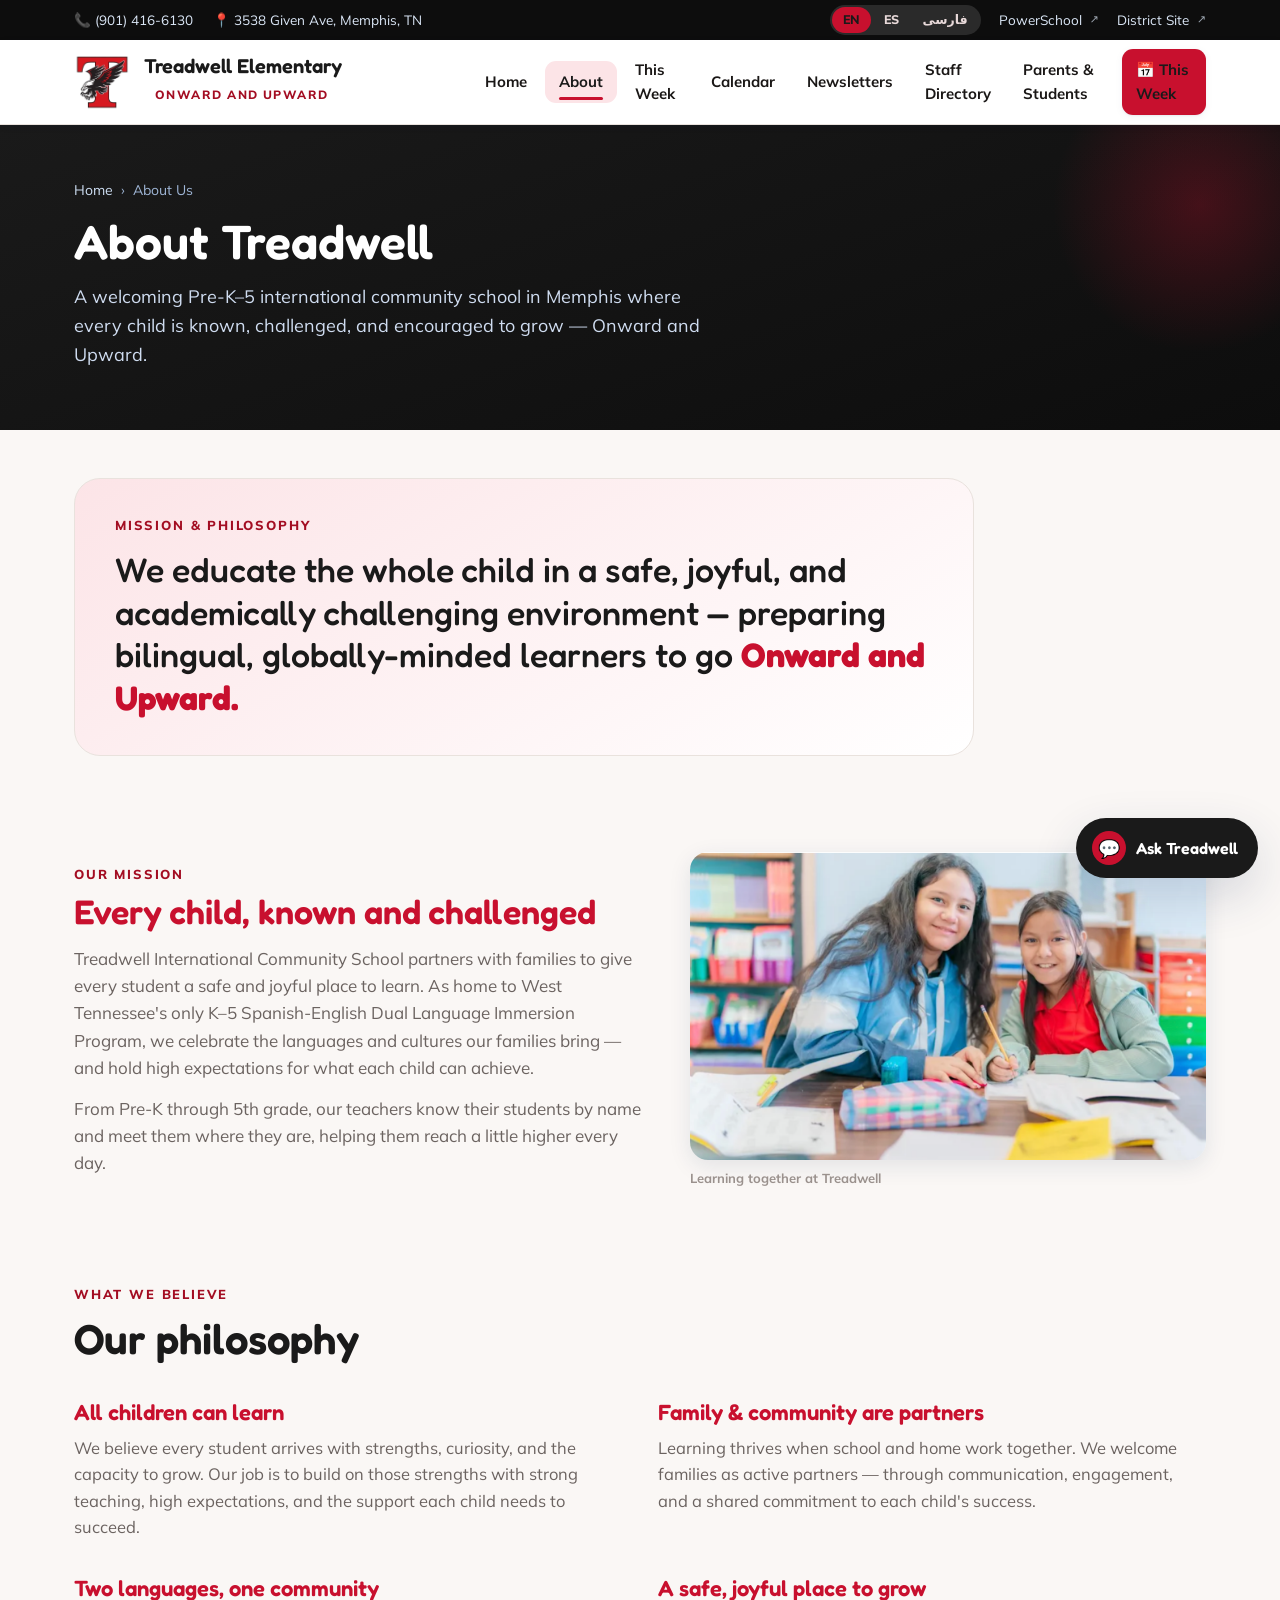
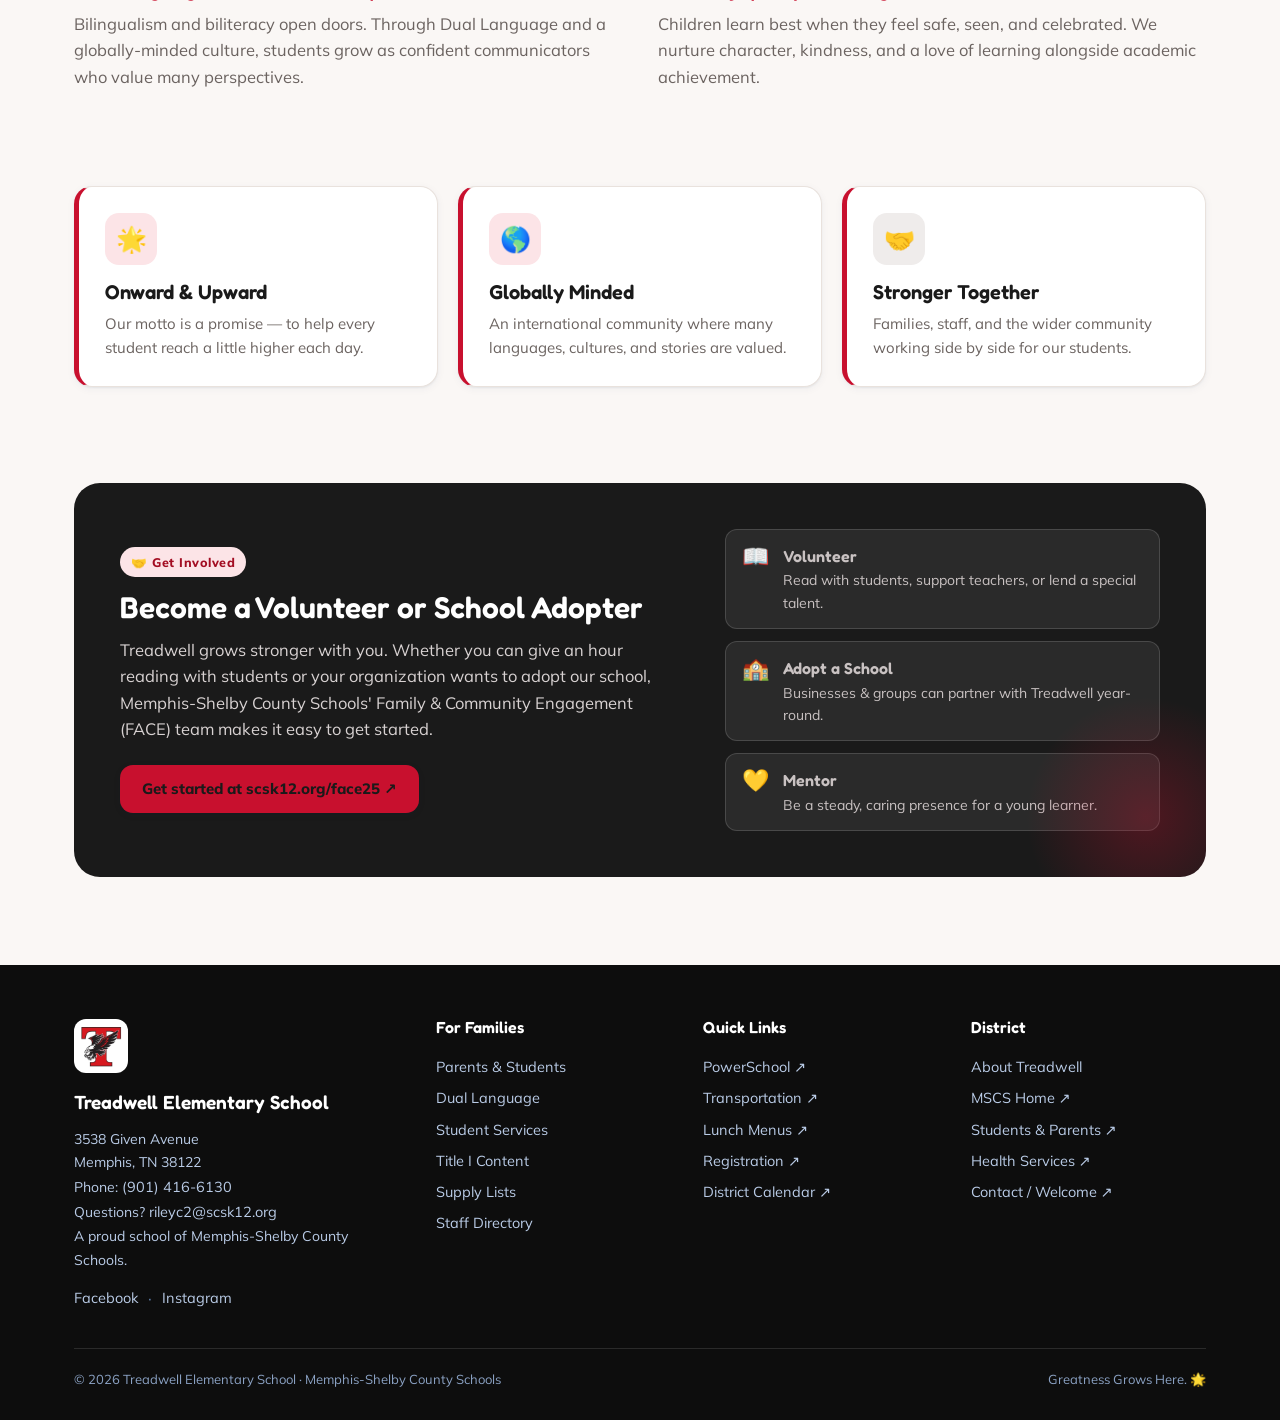
<file: about.html>
<!DOCTYPE html>
<html lang="en">
<head>
<meta charset="UTF-8">
<meta name="viewport" content="width=device-width, initial-scale=1">
<title>About Us — Treadwell Elementary School</title>
<link rel="preconnect" href="https://fonts.googleapis.com">
<link rel="preconnect" href="https://fonts.gstatic.com" crossorigin>
<link href="https://fonts.googleapis.com/css2?family=Fredoka:wght@400;500;600;700&family=Mulish:wght@400;500;600;700;800&display=swap" rel="stylesheet">
<link rel="stylesheet" href="styles.css">
<style>
  .intro-card{background:linear-gradient(150deg,var(--gold-soft),#fff);border:1px solid var(--border);border-radius:var(--radius-lg);padding:36px 40px;max-width:900px;}
  .intro-card .motto{font-family:var(--display);font-weight:500;font-size:clamp(24px,3.4vw,34px);color:var(--navy);line-height:1.25;}
  .intro-card .motto b{color:var(--blue);}
  .intro-card p{font-size:17px;color:var(--muted);margin-top:14px;}

  .feature{display:grid;grid-template-columns:1.05fr .95fr;gap:46px;align-items:center;}
  .feature h2{font-size:clamp(24px,3vw,34px);color:var(--blue);}
  .feature .eyebrow{margin-bottom:8px;}
  .feature p{color:var(--muted);font-size:17px;margin-top:14px;}
  .feature img{width:100%;border-radius:var(--radius);box-shadow:var(--shadow-md);display:block;aspect-ratio:1276/760;object-fit:cover;}
  figure{margin:0;}
  figure figcaption{font-size:13px;color:var(--faint);margin-top:8px;font-weight:700;}
  @media(max-width:820px){.feature{grid-template-columns:1fr;gap:28px;}}

  .vals{display:grid;grid-template-columns:repeat(3,1fr);gap:20px;}
  @media(max-width:820px){.vals{grid-template-columns:1fr;}}
  .val{background:var(--surface);border:1px solid var(--border);border-left:5px solid var(--blue);border-radius:var(--radius);padding:26px;box-shadow:var(--shadow-sm);}
  .val .ic{width:52px;height:52px;border-radius:14px;background:var(--blue-soft);display:flex;align-items:center;justify-content:center;font-size:25px;margin-bottom:16px;}
  .val h3{font-size:20px;color:var(--navy);}
  .val p{color:var(--muted);font-size:15px;margin-top:8px;line-height:1.6;}

  .philosophy{display:grid;grid-template-columns:1fr 1fr;gap:36px;}
  @media(max-width:680px){.philosophy{grid-template-columns:1fr;gap:22px;}}
  .phil h3{font-size:22px;color:var(--blue);}
  .phil p{color:var(--muted);font-size:16.5px;margin-top:10px;}

  .adopt{background:var(--navy);color:#fff;border-radius:var(--radius-lg);padding:46px;display:grid;grid-template-columns:1.3fr 1fr;gap:40px;align-items:center;position:relative;overflow:hidden;}
  .adopt::after{content:"";position:absolute;right:-70px;bottom:-70px;width:260px;height:260px;border-radius:50%;background:radial-gradient(circle,rgba(200,16,46,.3),transparent 65%);}
  .adopt h2{color:#fff;font-size:30px;position:relative;}
  .adopt p{color:#d8d2d2;font-size:16.5px;margin-top:12px;position:relative;}
  .adopt .ways{display:flex;flex-direction:column;gap:12px;position:relative;}
  .adopt .way{display:flex;gap:14px;align-items:flex-start;background:rgba(255,255,255,.07);border:1px solid rgba(255,255,255,.15);border-radius:12px;padding:14px 16px;}
  .adopt .way .e{font-size:22px;flex:none;line-height:1.1;}
  .adopt .way b{display:block;font-family:var(--display);font-weight:600;font-size:16px;}
  .adopt .way span{font-size:14px;color:#c9c2c2;}
  @media(max-width:760px){.adopt{grid-template-columns:1fr;gap:26px;padding:30px;}}
</style>
</head>
<body data-page="about">

<section class="page-hero">
  <div class="wrap">
    <div class="crumbs"><a href="index.html">Home</a> <span>›</span> About Us</div>
    <h1>About Treadwell</h1>
    <p class="lede">A welcoming Pre-K–5 international community school in Memphis where every child is known, challenged, and encouraged to grow — Onward and Upward.</p>
  </div>
</section>

<section class="section tight">
  <div class="wrap">
    <div class="intro-card">
      <div class="eyebrow">Mission &amp; Philosophy</div>
      <p class="motto">We educate the whole child in a safe, joyful, and academically challenging environment — preparing bilingual, globally-minded learners to go <b>Onward and Upward.</b></p>
    </div>
  </div>
</section>

<section class="section tight">
  <div class="wrap feature">
    <div>
      <div class="eyebrow">Our Mission</div>
      <h2>Every child, known and challenged</h2>
      <p>Treadwell International Community School partners with families to give every student a safe and joyful place to learn. As home to West Tennessee's only K–5 Spanish-English Dual Language Immersion Program, we celebrate the languages and cultures our families bring — and hold high expectations for what each child can achieve.</p>
      <p>From Pre-K through 5th grade, our teachers know their students by name and meet them where they are, helping them reach a little higher every day.</p>
    </div>
    <figure>
      <img src="img-students-classroom.png" alt="Two Treadwell students smiling together while working in class">
      <figcaption>Learning together at Treadwell</figcaption>
    </figure>
  </div>
</section>

<section class="section tight">
  <div class="wrap">
    <div class="section-head">
      <div class="eyebrow">What We Believe</div>
      <h2 class="section-title">Our philosophy</h2>
    </div>
    <div class="philosophy">
      <div class="phil">
        <h3>All children can learn</h3>
        <p>We believe every student arrives with strengths, curiosity, and the capacity to grow. Our job is to build on those strengths with strong teaching, high expectations, and the support each child needs to succeed.</p>
      </div>
      <div class="phil">
        <h3>Family &amp; community are partners</h3>
        <p>Learning thrives when school and home work together. We welcome families as active partners — through communication, engagement, and a shared commitment to each child's success.</p>
      </div>
      <div class="phil">
        <h3>Two languages, one community</h3>
        <p>Bilingualism and biliteracy open doors. Through Dual Language and a globally-minded culture, students grow as confident communicators who value many perspectives.</p>
      </div>
      <div class="phil">
        <h3>A safe, joyful place to grow</h3>
        <p>Children learn best when they feel safe, seen, and celebrated. We nurture character, kindness, and a love of learning alongside academic achievement.</p>
      </div>
    </div>
  </div>
</section>

<section class="section tight">
  <div class="wrap">
    <div class="vals">
      <div class="val">
        <div class="ic">🌟</div>
        <h3>Onward &amp; Upward</h3>
        <p>Our motto is a promise — to help every student reach a little higher each day.</p>
      </div>
      <div class="val">
        <div class="ic" style="background:var(--gold-soft)">🌎</div>
        <h3>Globally Minded</h3>
        <p>An international community where many languages, cultures, and stories are valued.</p>
      </div>
      <div class="val">
        <div class="ic" style="background:var(--green-soft)">🤝</div>
        <h3>Stronger Together</h3>
        <p>Families, staff, and the wider community working side by side for our students.</p>
      </div>
    </div>
  </div>
</section>

<section class="section tight">
  <div class="wrap">
    <div class="adopt">
      <div>
        <span class="tag tag-gold">🤝 Get Involved</span>
        <h2 style="margin-top:14px">Become a Volunteer or School Adopter</h2>
        <p>Treadwell grows stronger with you. Whether you can give an hour reading with students or your organization wants to adopt our school, Memphis-Shelby County Schools' Family &amp; Community Engagement (FACE) team makes it easy to get started.</p>
        <a class="btn btn-gold" style="margin-top:22px" href="https://www.scsk12.org/face25/" target="_blank" rel="noopener">Get started at scsk12.org/face25 ↗</a>
      </div>
      <div class="ways">
        <div class="way"><span class="e">📖</span><span><b>Volunteer</b><span>Read with students, support teachers, or lend a special talent.</span></span></div>
        <div class="way"><span class="e">🏫</span><span><b>Adopt a School</b><span>Businesses &amp; groups can partner with Treadwell year-round.</span></span></div>
        <div class="way"><span class="e">💛</span><span><b>Mentor</b><span>Be a steady, caring presence for a young learner.</span></span></div>
      </div>
    </div>
  </div>
</section>

<div id="site-footer-mount"></div>

<template id="__bundler_thumbnail">
  <svg xmlns="http://www.w3.org/2000/svg" viewBox="0 0 100 100">
    <rect width="100" height="100" fill="#1f3a5f"/>
    <circle cx="50" cy="42" r="17" fill="#f4b53f"/>
    <text x="50" y="49" font-family="sans-serif" font-size="18" font-weight="700" fill="#1f3a5f" text-anchor="middle">T</text>
    <text x="50" y="78" font-family="sans-serif" font-size="11" font-weight="700" fill="#fff" text-anchor="middle">About</text>
  </svg>
</template>

<script src="site.js"></script>
<script src="chatbot.js"></script>
<script src="i18n.js"></script>
</body>
</html>
</file>
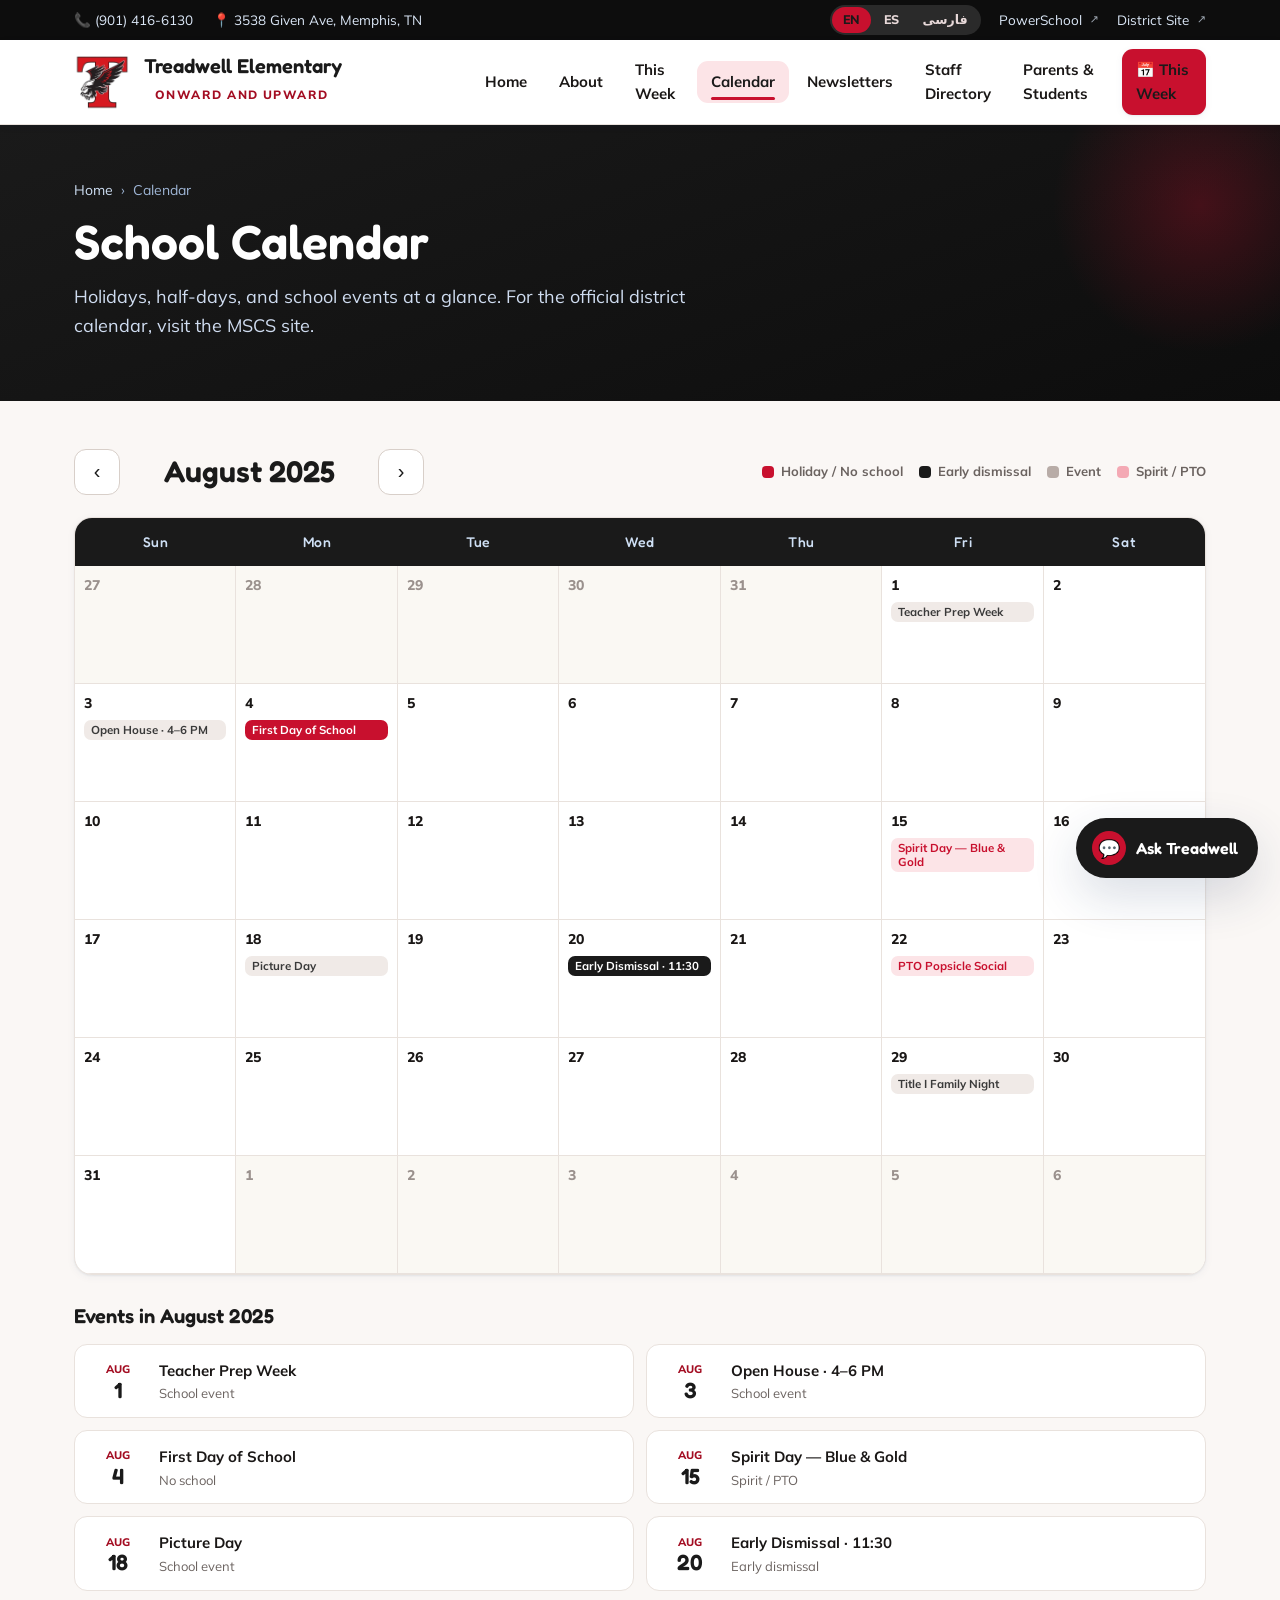
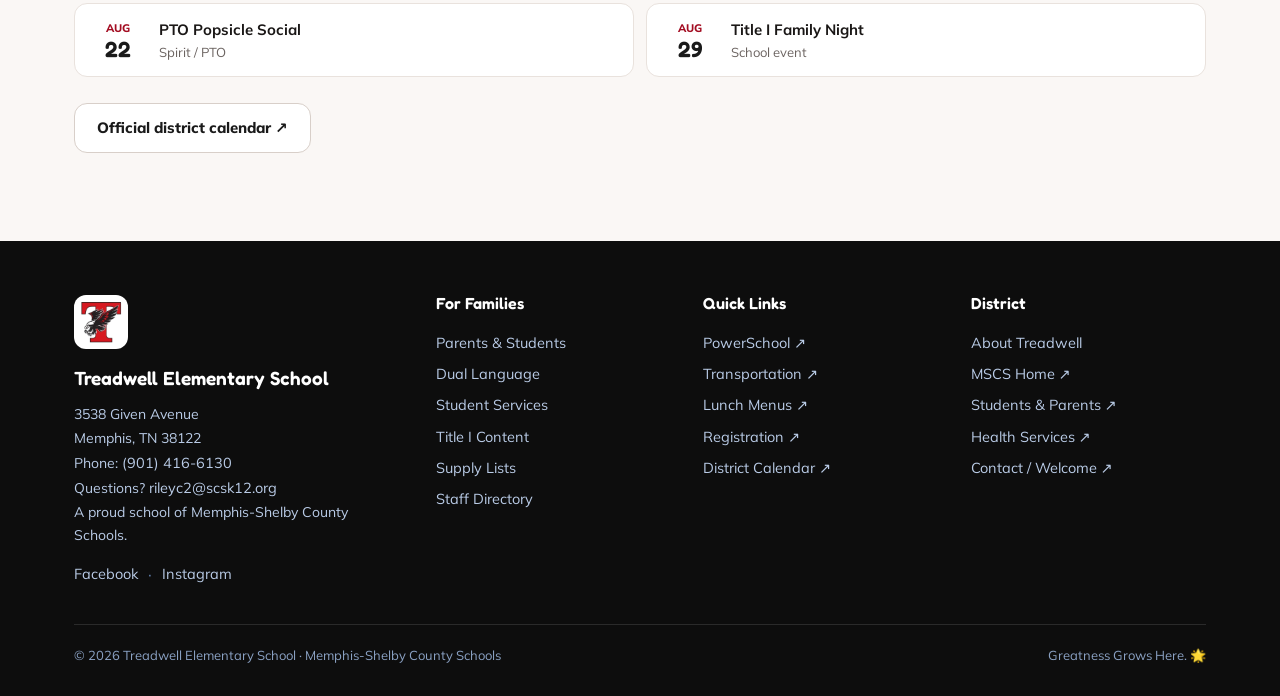
<file: calendar.html>
<!DOCTYPE html>
<html lang="en">
<head>
<meta charset="UTF-8">
<meta name="viewport" content="width=device-width, initial-scale=1">
<title>Calendar — Treadwell Elementary School</title>
<link rel="preconnect" href="https://fonts.googleapis.com">
<link rel="preconnect" href="https://fonts.gstatic.com" crossorigin>
<link href="https://fonts.googleapis.com/css2?family=Fredoka:wght@400;500;600;700&family=Mulish:wght@400;500;600;700;800&display=swap" rel="stylesheet">
<link rel="stylesheet" href="styles.css">
<style>
  .cal-top{display:flex;align-items:center;justify-content:space-between;gap:16px;flex-wrap:wrap;margin-bottom:22px;}
  .cal-nav{display:flex;align-items:center;gap:14px;}
  .cal-nav h2{font-size:30px;min-width:230px;text-align:center;}
  .navbtn{width:46px;height:46px;border-radius:12px;border:1.5px solid var(--border-strong);background:#fff;font-size:20px;color:var(--navy);cursor:pointer;transition:all .13s;}
  .navbtn:hover{border-color:var(--gold);background:var(--gold-soft);}
  .legend{display:flex;gap:16px;flex-wrap:wrap;}
  .legend span{display:flex;align-items:center;gap:7px;font-size:13px;font-weight:700;color:var(--muted);}
  .legend i{width:12px;height:12px;border-radius:4px;display:inline-block;}
  .cal{background:var(--surface);border:1px solid var(--border);border-radius:var(--radius);overflow:hidden;box-shadow:var(--shadow-sm);}
  .dow-row{display:grid;grid-template-columns:repeat(7,1fr);background:var(--navy);}
  .dow-row div{padding:13px 0;text-align:center;color:#cfe0f5;font-family:var(--display);font-weight:500;font-size:14px;letter-spacing:.04em;}
  .cal-grid{display:grid;grid-template-columns:repeat(7,1fr);}
  .cell{min-height:118px;border-right:1px solid var(--border);border-bottom:1px solid var(--border);padding:8px 9px;display:flex;flex-direction:column;gap:5px;position:relative;}
  .cell:nth-child(7n){border-right:0;}
  .cell.out{background:#faf8f3;}
  .cell .dnum{font-weight:800;font-size:14px;color:var(--ink);}
  .cell.out .dnum{color:var(--faint);}
  .cell.today .dnum{background:var(--gold);color:var(--navy);width:28px;height:28px;border-radius:50%;display:flex;align-items:center;justify-content:center;}
  .pill{font-size:11.5px;font-weight:700;padding:3px 7px;border-radius:7px;line-height:1.25;cursor:default;}
  .pill.holiday{background:#c8102e;color:#fff;}
  .pill.event{background:#f0eae7;color:#3a3a3a;}
  .pill.early{background:#1a1a1a;color:#fff;}
  .pill.spirit{background:#fce4e7;color:#c8102e;}
  @media(max-width:760px){.cell{min-height:88px;padding:6px 5px;}.pill{font-size:10px;}.dow-row div{font-size:11px;}.cell .dnum{font-size:12px;}}
  .month-events{margin-top:30px;}
  .me-list{display:grid;grid-template-columns:1fr 1fr;gap:12px;}
  @media(max-width:680px){.me-list{grid-template-columns:1fr;}}
  .me-row{display:flex;gap:14px;align-items:center;background:var(--surface);border:1px solid var(--border);border-radius:13px;padding:13px 16px;}
  .me-row .d{flex:none;width:54px;text-align:center;}
  .me-row .d .mo{font-size:11px;font-weight:800;text-transform:uppercase;color:var(--gold-deep);}
  .me-row .d .dd{font-family:var(--display);font-weight:600;font-size:22px;color:var(--navy);line-height:1;}
  .me-row .info b{font-size:15px;color:var(--ink);}
  .me-row .info span{display:block;font-size:13px;color:var(--muted);}
</style>
</head>
<body data-page="calendar">

<section class="page-hero">
  <div class="wrap">
    <div class="crumbs"><a href="index.html">Home</a> <span>›</span> Calendar</div>
    <h1>School Calendar</h1>
    <p class="lede">Holidays, half-days, and school events at a glance. For the official district calendar, visit the MSCS site.</p>
  </div>
</section>

<section class="section tight">
  <div class="wrap">
    <div class="cal-top">
      <div class="cal-nav">
        <button class="navbtn" id="prev" aria-label="Previous month">‹</button>
        <h2 id="cal-title">Month</h2>
        <button class="navbtn" id="next" aria-label="Next month">›</button>
      </div>
      <div class="legend">
        <span><i style="background:#c8102e"></i>Holiday / No school</span>
        <span><i style="background:#1a1a1a"></i>Early dismissal</span>
        <span><i style="background:#b8aca7"></i>Event</span>
        <span><i style="background:#f4a9b4"></i>Spirit / PTO</span>
      </div>
    </div>
    <div class="cal">
      <div class="dow-row"><div>Sun</div><div>Mon</div><div>Tue</div><div>Wed</div><div>Thu</div><div>Fri</div><div>Sat</div></div>
      <div class="cal-grid" id="cal-grid"></div>
    </div>

    <div class="month-events">
      <h3 style="font-size:20px;margin-bottom:16px" id="me-title">Events this month</h3>
      <div class="me-list" id="me-list"></div>
    </div>

    <div style="margin-top:26px"><a class="btn btn-ghost" href="https://www.scsk12.org/calendar" target="_blank" rel="noopener">Official district calendar ↗</a></div>
  </div>
</section>

<div id="site-footer-mount"></div>
<script src="site.js"></script>
<script src="chatbot.js"></script>
<script>
// Events keyed "YYYY-M-D" (month 0-indexed). type: holiday|early|event|spirit
const EVENTS={
  "2025-7-3":[["event","Open House · 4–6 PM"]],
  "2025-7-1":[["event","Teacher Prep Week"]],
  "2025-7-4":[["holiday","First Day of School"]],
  "2025-7-15":[["spirit","Spirit Day — Blue & Gold"]],
  "2025-7-18":[["event","Picture Day"]],
  "2025-7-20":[["early","Early Dismissal · 11:30"]],
  "2025-7-22":[["spirit","PTO Popsicle Social"]],
  "2025-7-29":[["event","Title I Family Night"]],
  "2025-8-1":[["holiday","Labor Day"]],
  "2025-8-12":[["event","Fall Pictures Retake"]],
  "2025-8-17":[["early","Early Dismissal · 11:30"]],
  "2025-8-17b":[["event","Parent-Teacher Conferences 4–7"]],
  "2025-8-19":[["event","Book Fair Begins"]],
  "2025-8-26":[["spirit","Spirit Day — Wear Owl Gear"]],
  "2025-9-10":[["event","Fall Festival 5–7 PM"]],
  "2025-9-13":[["holiday","Fall Break — No School"]],
  "2025-9-14":[["holiday","Fall Break — No School"]],
  "2025-9-31":[["spirit","Storybook Character Day"]],
};
// Fix conference same-day: merge into 2025-8-17
EVENTS["2025-8-17"].push(["event","Parent-Teacher Conferences 4–7"]);
delete EVENTS["2025-8-17b"];

const MONTHS=["January","February","March","April","May","June","July","August","September","October","November","December"];
const MABBR=["Jan","Feb","Mar","Apr","May","Jun","Jul","Aug","Sep","Oct","Nov","Dec"];
let cur=new Date(2025,7,1); // August 2025
const today=new Date();

const grid=document.getElementById("cal-grid");
const title=document.getElementById("cal-title");
const meList=document.getElementById("me-list");
const meTitle=document.getElementById("me-title");

function evFor(y,m,d){return EVENTS[`${y}-${m}-${d}`]||[];}
function build(){
  const y=cur.getFullYear(),m=cur.getMonth();
  title.textContent=`${MONTHS[m]} ${y}`;
  grid.innerHTML="";
  const first=new Date(y,m,1).getDay();
  const days=new Date(y,m+1,0).getDate();
  const prevDays=new Date(y,m,0).getDate();
  for(let i=first-1;i>=0;i--)grid.appendChild(cell(prevDays-i,true));
  for(let d=1;d<=days;d++){
    const isToday=today.getFullYear()===y&&today.getMonth()===m&&today.getDate()===d;
    grid.appendChild(cell(d,false,evFor(y,m,d),isToday));
  }
  const tot=first+days;const trail=(7-(tot%7))%7;
  for(let d=1;d<=trail;d++)grid.appendChild(cell(d,true));
  // month event list
  const items=[];
  for(let d=1;d<=days;d++)evFor(y,m,d).forEach(([t,l])=>items.push([d,t,l]));
  meTitle.textContent=`Events in ${MONTHS[m]} ${y}`;
  meList.innerHTML=items.length?items.map(([d,t,l])=>`
    <div class="me-row"><div class="d"><div class="mo">${MABBR[m]}</div><div class="dd">${d}</div></div>
    <div class="info"><b>${l}</b><span>${({holiday:"No school",early:"Early dismissal",event:"School event",spirit:"Spirit / PTO"})[t]}</span></div></div>`).join("")
    :`<p class="muted">No events scheduled this month.</p>`;
}
function cell(d,out,evs=[],today=false){
  const c=document.createElement("div");
  c.className="cell"+(out?" out":"")+(today?" today":"");
  c.innerHTML=`<div class="dnum">${d}</div>`+evs.map(([t,l])=>`<div class="pill ${t}">${l}</div>`).join("");
  return c;
}
document.getElementById("prev").onclick=()=>{cur=new Date(cur.getFullYear(),cur.getMonth()-1,1);build();};
document.getElementById("next").onclick=()=>{cur=new Date(cur.getFullYear(),cur.getMonth()+1,1);build();};
build();
</script>
<script src="i18n.js"></script>
</body>
</html>
</file>
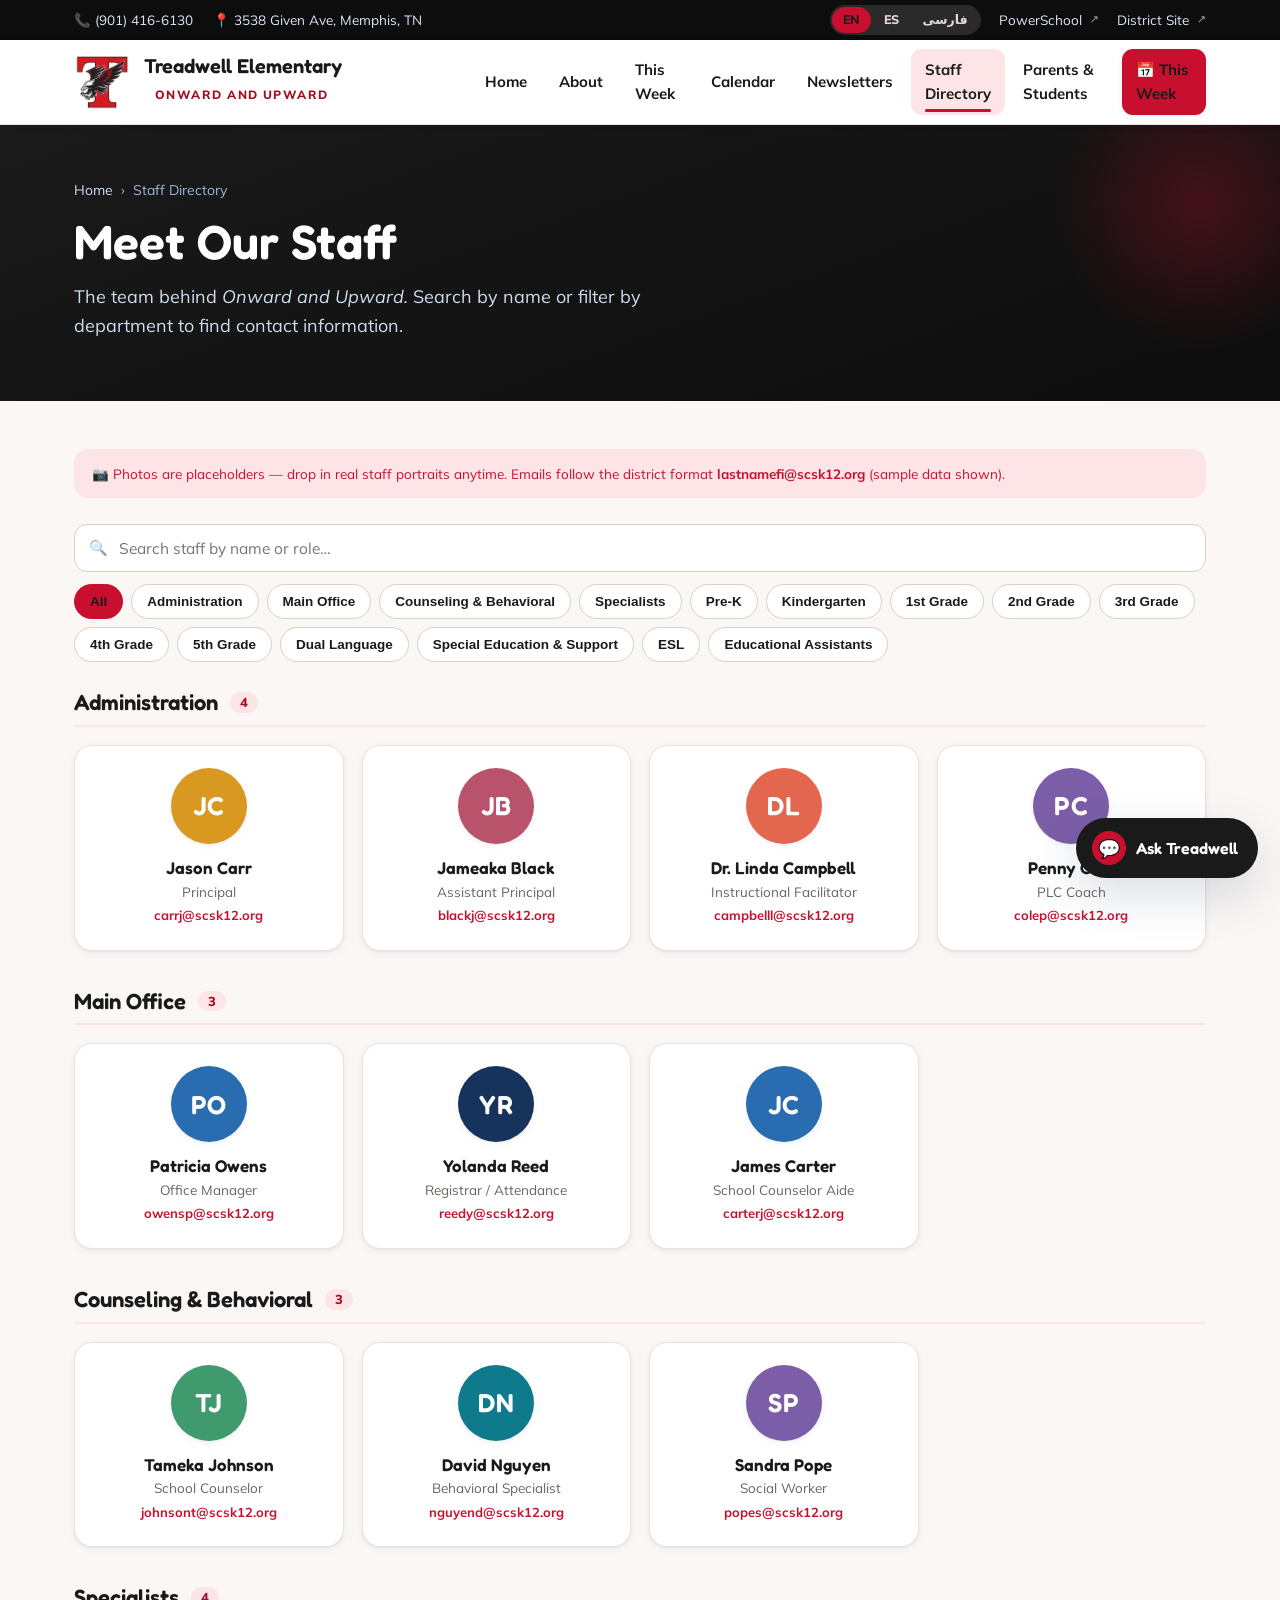
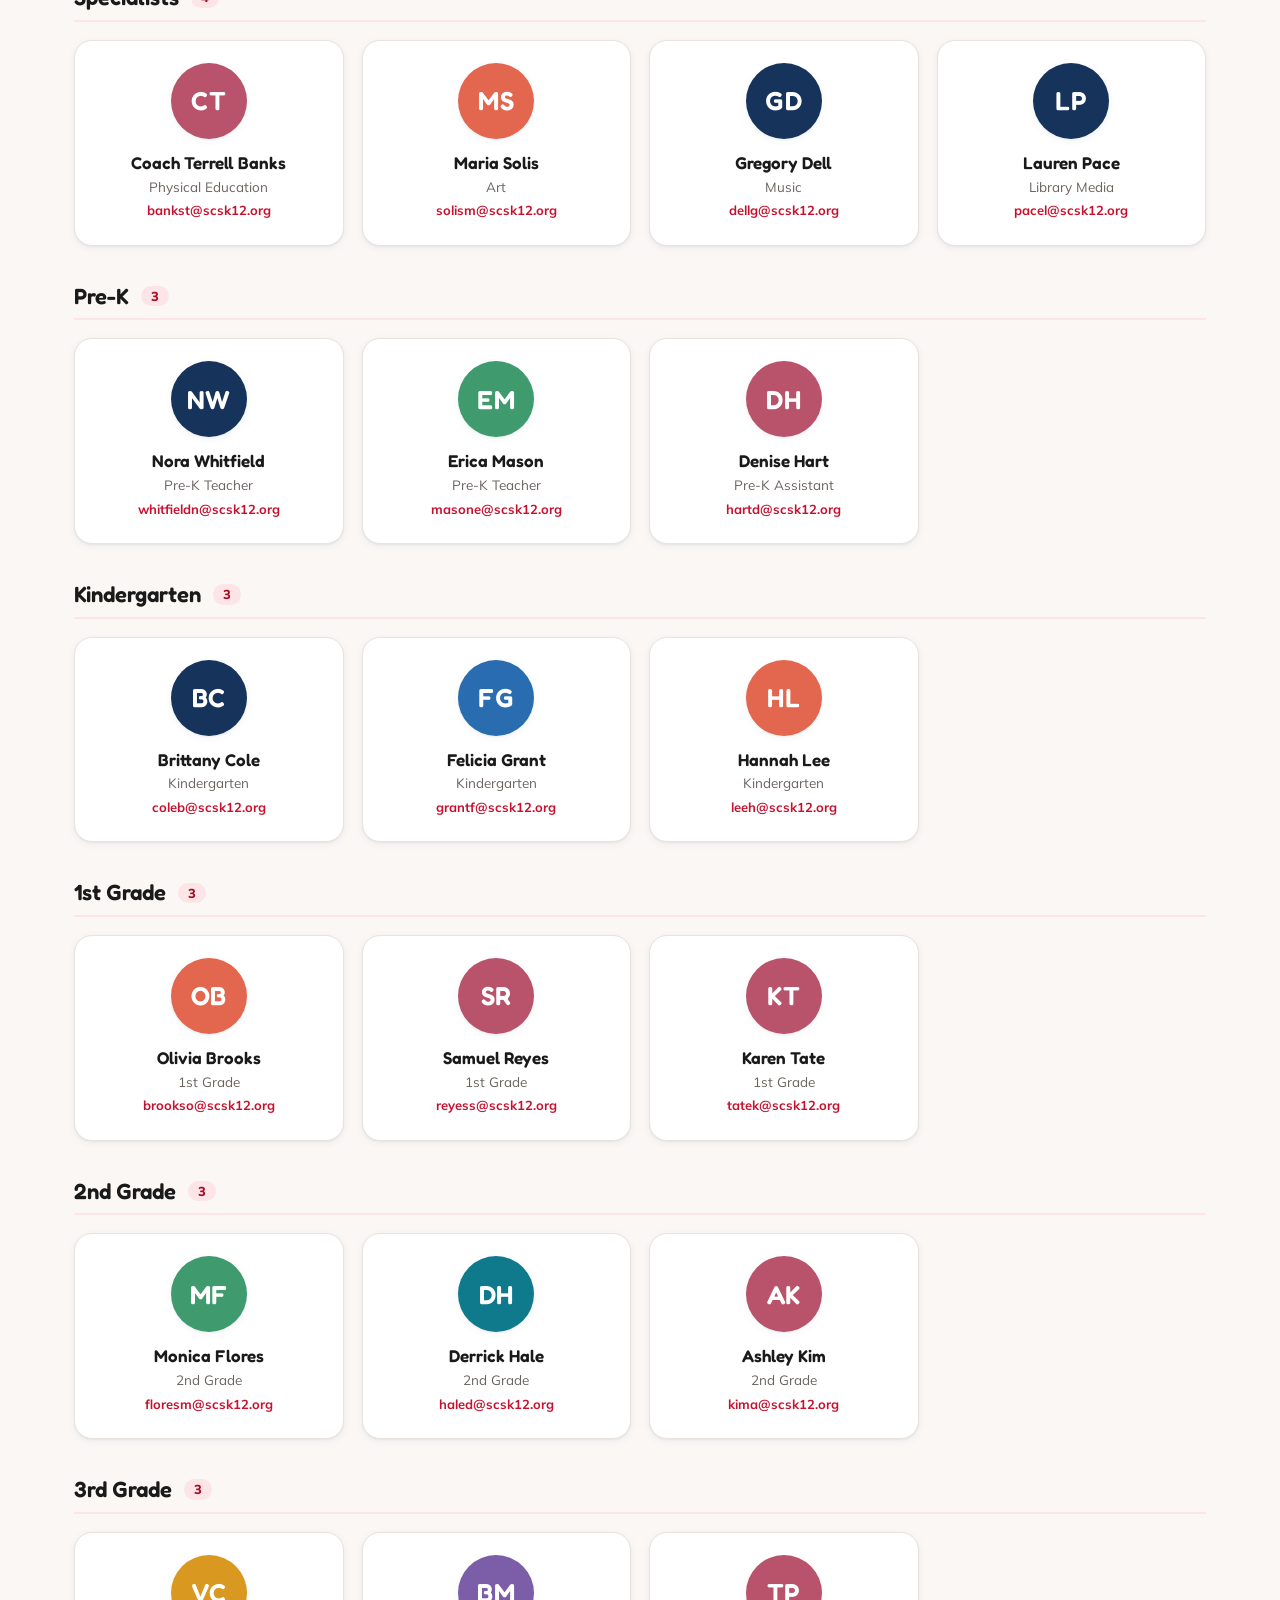
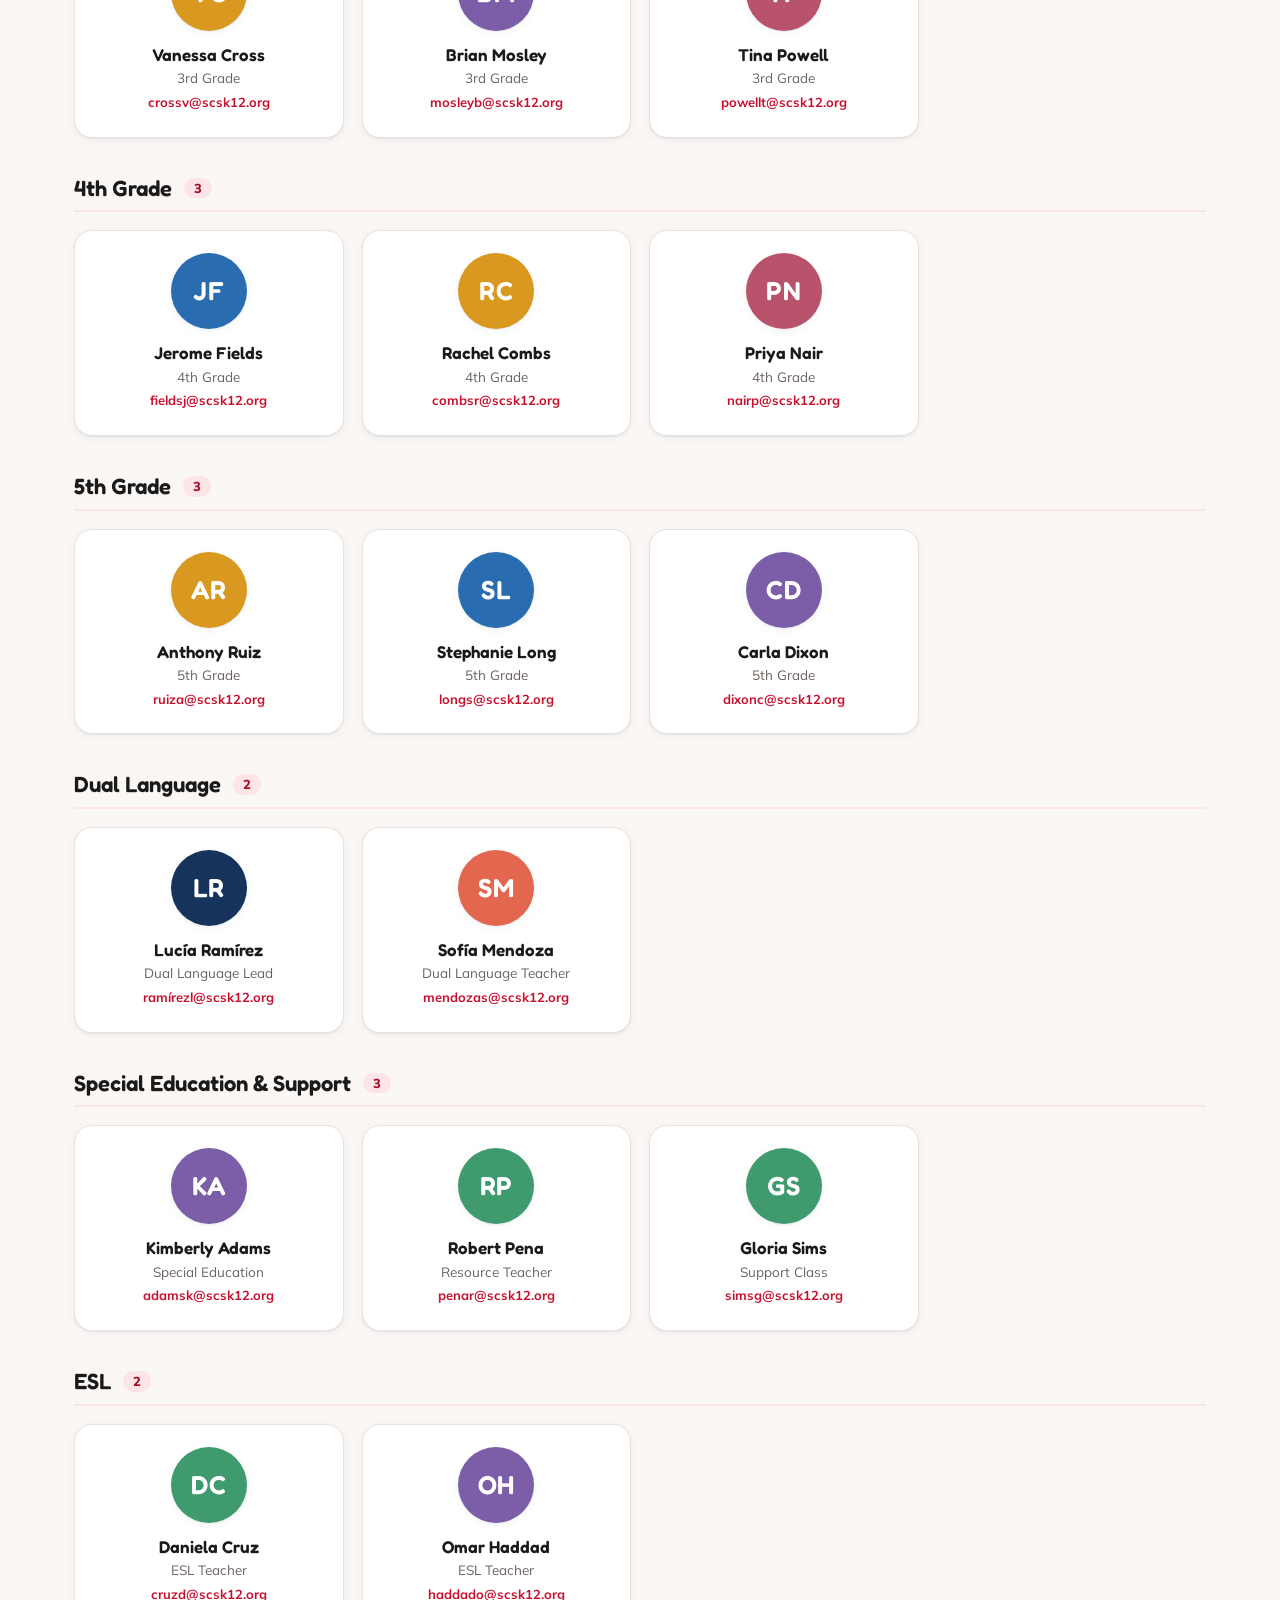
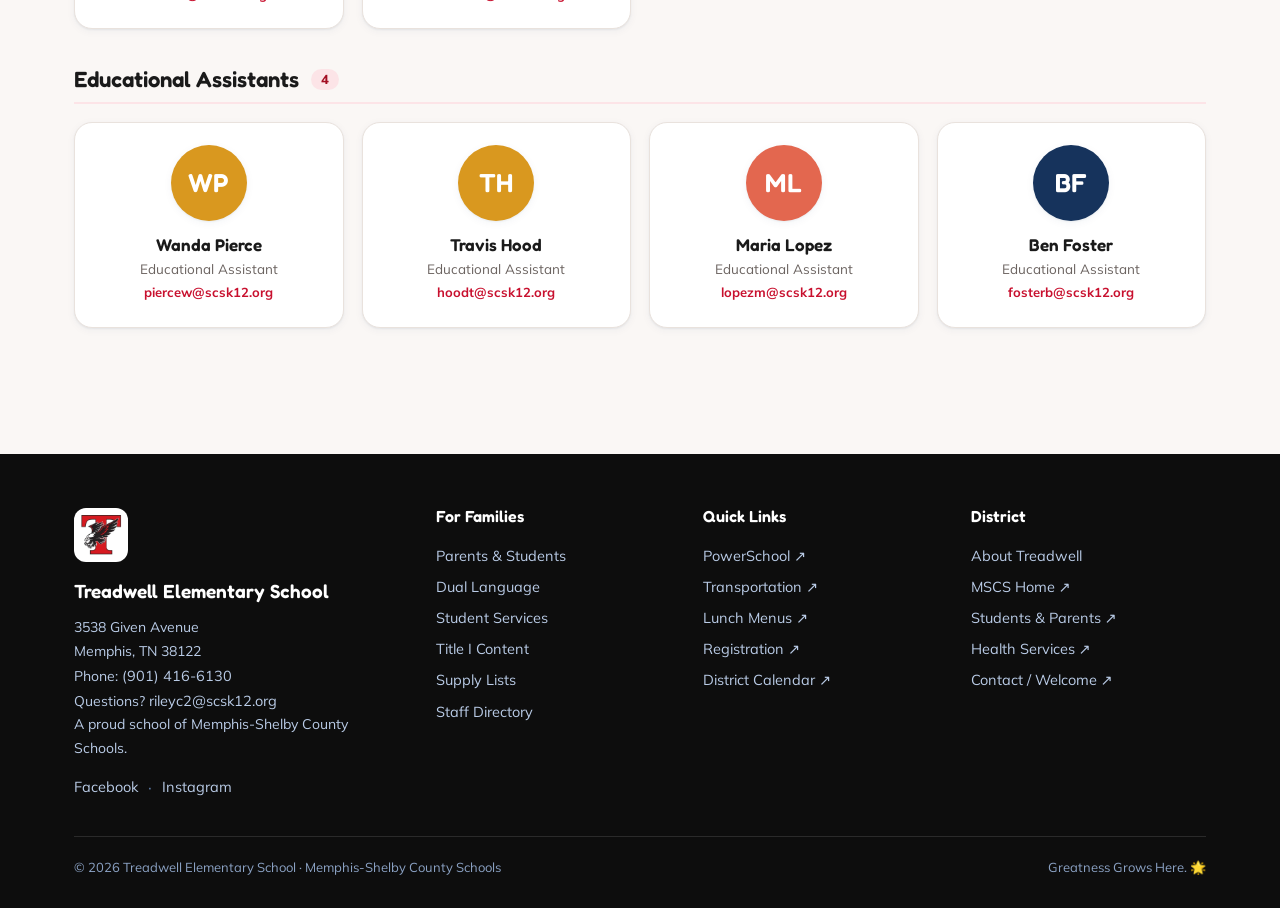
<file: directory.html>
<!DOCTYPE html>
<html lang="en">
<head>
<meta charset="UTF-8">
<meta name="viewport" content="width=device-width, initial-scale=1">
<title>Staff Directory — Treadwell Elementary School</title>
<link rel="preconnect" href="https://fonts.googleapis.com">
<link rel="preconnect" href="https://fonts.gstatic.com" crossorigin>
<link href="https://fonts.googleapis.com/css2?family=Fredoka:wght@400;500;600;700&family=Mulish:wght@400;500;600;700;800&display=swap" rel="stylesheet">
<link rel="stylesheet" href="styles.css">
<style>
  .dir-controls{display:flex;gap:12px;flex-wrap:wrap;align-items:center;margin-bottom:28px;}
  .dir-search{flex:1;min-width:220px;position:relative;}
  .dir-search input{width:100%;border:1.5px solid var(--border-strong);border-radius:13px;padding:13px 16px 13px 44px;font-family:var(--body);font-size:15.5px;background:#fff;outline:none;}
  .dir-search input:focus{border-color:var(--blue);}
  .dir-search::before{content:"🔍";position:absolute;left:15px;top:50%;transform:translateY(-50%);font-size:15px;opacity:.6;}
  .filters{display:flex;gap:8px;flex-wrap:wrap;}
  .filt{background:#fff;border:1.5px solid var(--border-strong);color:var(--navy);font-weight:700;font-size:13.5px;padding:9px 15px;border-radius:999px;cursor:pointer;transition:all .13s;}
  .filt:hover{border-color:var(--gold);}
  .filt.active{background:var(--gold);border-color:var(--gold);color:var(--navy);}
  .dept{margin-bottom:38px;}
  .dept h2{font-size:22px;display:flex;align-items:center;gap:12px;margin-bottom:18px;padding-bottom:10px;border-bottom:2px solid var(--gold-soft);}
  .dept h2 .count{font-family:var(--body);font-size:13px;font-weight:800;color:var(--gold-deep);background:var(--gold-soft);padding:3px 10px;border-radius:999px;}
  .staff-grid{display:grid;grid-template-columns:repeat(4,1fr);gap:18px;}
  @media(max-width:980px){.staff-grid{grid-template-columns:repeat(3,1fr);}}
  @media(max-width:720px){.staff-grid{grid-template-columns:repeat(2,1fr);}}
  @media(max-width:460px){.staff-grid{grid-template-columns:1fr;}}
  .staff{background:var(--surface);border:1px solid var(--border);border-radius:var(--radius);padding:22px 18px;text-align:center;box-shadow:var(--shadow-sm);transition:transform .14s,box-shadow .14s;}
  .staff:hover{transform:translateY(-3px);box-shadow:var(--shadow-md);}
  .staff .avatar{width:76px;height:76px;font-size:26px;margin:0 auto 14px;}
  .staff .nm{font-family:var(--display);font-weight:600;font-size:17px;color:var(--navy);line-height:1.15;}
  .staff .rl{font-size:13.5px;color:var(--muted);margin-top:3px;}
  .staff .em{margin-top:12px;font-size:13px;font-weight:700;color:var(--blue);word-break:break-all;}
  .no-results{text-align:center;color:var(--muted);padding:50px;font-size:17px;display:none;}
  .dir-note{background:var(--blue-soft);border-radius:14px;padding:14px 18px;font-size:13.5px;color:var(--blue);margin-bottom:26px;}
</style>
</head>
<body data-page="directory">

<section class="page-hero">
  <div class="wrap">
    <div class="crumbs"><a href="index.html">Home</a> <span>›</span> Staff Directory</div>
    <h1>Meet Our Staff</h1>
    <p class="lede">The team behind <em>Onward and Upward.</em> Search by name or filter by department to find contact information.</p>
  </div>
</section>

<section class="section tight">
  <div class="wrap">
    <div class="dir-note">📷 Photos are placeholders — drop in real staff portraits anytime. Emails follow the district format <strong>lastnamefi@scsk12.org</strong> (sample data shown).</div>
    <div class="dir-controls">
      <div class="dir-search"><input id="dir-search" type="text" placeholder="Search staff by name or role…" autocomplete="off"></div>
      <div class="filters" id="dir-filters"></div>
    </div>
    <div id="dir-results"></div>
    <div class="no-results" id="no-results">No staff match your search. Try a different name or department.</div>
  </div>
</section>

<div id="site-footer-mount"></div>
<script src="site.js"></script>
<script src="chatbot.js"></script>
<script>
const PALETTE=["#16335c","#2a6cb0","#3f9a6d","#d9981f","#e3674f","#7b5ea7","#0f7a8c","#b8536b"];
function colorFor(n){let s=0;for(const c of n)s+=c.charCodeAt(0);return PALETTE[s%PALETTE.length];}
function initials(n){return n.replace(/[^A-Za-z ]/g,"").split(/\s+/).filter(Boolean).slice(0,2).map(w=>w[0]).join("").toUpperCase();}
function email(n){const p=n.replace(/(Dr|Mr|Mrs|Ms|Coach)\.?\s+/i,"").split(/\s+/);const last=p[p.length-1].toLowerCase();const fi=(p[0]||" ")[0].toLowerCase();return `${last}${fi}@scsk12.org`;}

const STAFF=[
  ["Administration",[["Jason Carr","Principal"],["Jameaka Black","Assistant Principal"],["Dr. Linda Campbell","Instructional Facilitator"],["Penny Cole","PLC Coach"]]],
  ["Main Office",[["Patricia Owens","Office Manager"],["Yolanda Reed","Registrar / Attendance"],["James Carter","School Counselor Aide"]]],
  ["Counseling & Behavioral",[["Tameka Johnson","School Counselor"],["David Nguyen","Behavioral Specialist"],["Sandra Pope","Social Worker"]]],
  ["Specialists",[["Coach Terrell Banks","Physical Education"],["Maria Solis","Art"],["Gregory Dell","Music"],["Lauren Pace","Library Media"]]],
  ["Pre-K",[["Nora Whitfield","Pre-K Teacher"],["Erica Mason","Pre-K Teacher"],["Denise Hart","Pre-K Assistant"]]],
  ["Kindergarten",[["Brittany Cole","Kindergarten"],["Felicia Grant","Kindergarten"],["Hannah Lee","Kindergarten"]]],
  ["1st Grade",[["Olivia Brooks","1st Grade"],["Samuel Reyes","1st Grade"],["Karen Tate","1st Grade"]]],
  ["2nd Grade",[["Monica Flores","2nd Grade"],["Derrick Hale","2nd Grade"],["Ashley Kim","2nd Grade"]]],
  ["3rd Grade",[["Vanessa Cross","3rd Grade"],["Brian Mosley","3rd Grade"],["Tina Powell","3rd Grade"]]],
  ["4th Grade",[["Jerome Fields","4th Grade"],["Rachel Combs","4th Grade"],["Priya Nair","4th Grade"]]],
  ["5th Grade",[["Anthony Ruiz","5th Grade"],["Stephanie Long","5th Grade"],["Carla Dixon","5th Grade"]]],
  ["Dual Language",[["Lucía Ramírez","Dual Language Lead"],["Sofía Mendoza","Dual Language Teacher"]]],
  ["Special Education & Support",[["Kimberly Adams","Special Education"],["Robert Pena","Resource Teacher"],["Gloria Sims","Support Class"]]],
  ["ESL",[["Daniela Cruz","ESL Teacher"],["Omar Haddad","ESL Teacher"]]],
  ["Educational Assistants",[["Wanda Pierce","Educational Assistant"],["Travis Hood","Educational Assistant"],["Maria Lopez","Educational Assistant"],["Ben Foster","Educational Assistant"]]],
];

const filterEl=document.getElementById("dir-filters");
const resultsEl=document.getElementById("dir-results");
const searchEl=document.getElementById("dir-search");
const noEl=document.getElementById("no-results");
let activeDept="All";

const depts=["All",...STAFF.map(d=>d[0])];
depts.forEach(d=>{const b=document.createElement("button");b.className="filt"+(d==="All"?" active":"");b.textContent=d;b.dataset.d=d;b.onclick=()=>{activeDept=d;[...filterEl.children].forEach(x=>x.classList.toggle("active",x.dataset.d===d));render();};filterEl.appendChild(b);});

function render(){
  const q=searchEl.value.trim().toLowerCase();
  resultsEl.innerHTML="";let total=0;
  STAFF.forEach(([dept,people])=>{
    if(activeDept!=="All"&&activeDept!==dept)return;
    const matched=people.filter(([nm,rl])=>!q||nm.toLowerCase().includes(q)||rl.toLowerCase().includes(q));
    if(!matched.length)return;
    total+=matched.length;
    const sec=document.createElement("div");sec.className="dept";
    sec.innerHTML=`<h2>${dept} <span class="count">${matched.length}</span></h2>
      <div class="staff-grid">${matched.map(([nm,rl])=>`
        <div class="staff">
          <div class="avatar" style="background:${colorFor(nm)}">${initials(nm)}</div>
          <div class="nm">${nm}</div>
          <div class="rl">${rl}</div>
          <a class="em" href="mailto:${email(nm)}">${email(nm)}</a>
        </div>`).join("")}</div>`;
    resultsEl.appendChild(sec);
  });
  noEl.style.display=total?"none":"block";
}
searchEl.addEventListener("input",render);
render();
</script>
<script src="i18n.js"></script>
</body>
</html>
</file>
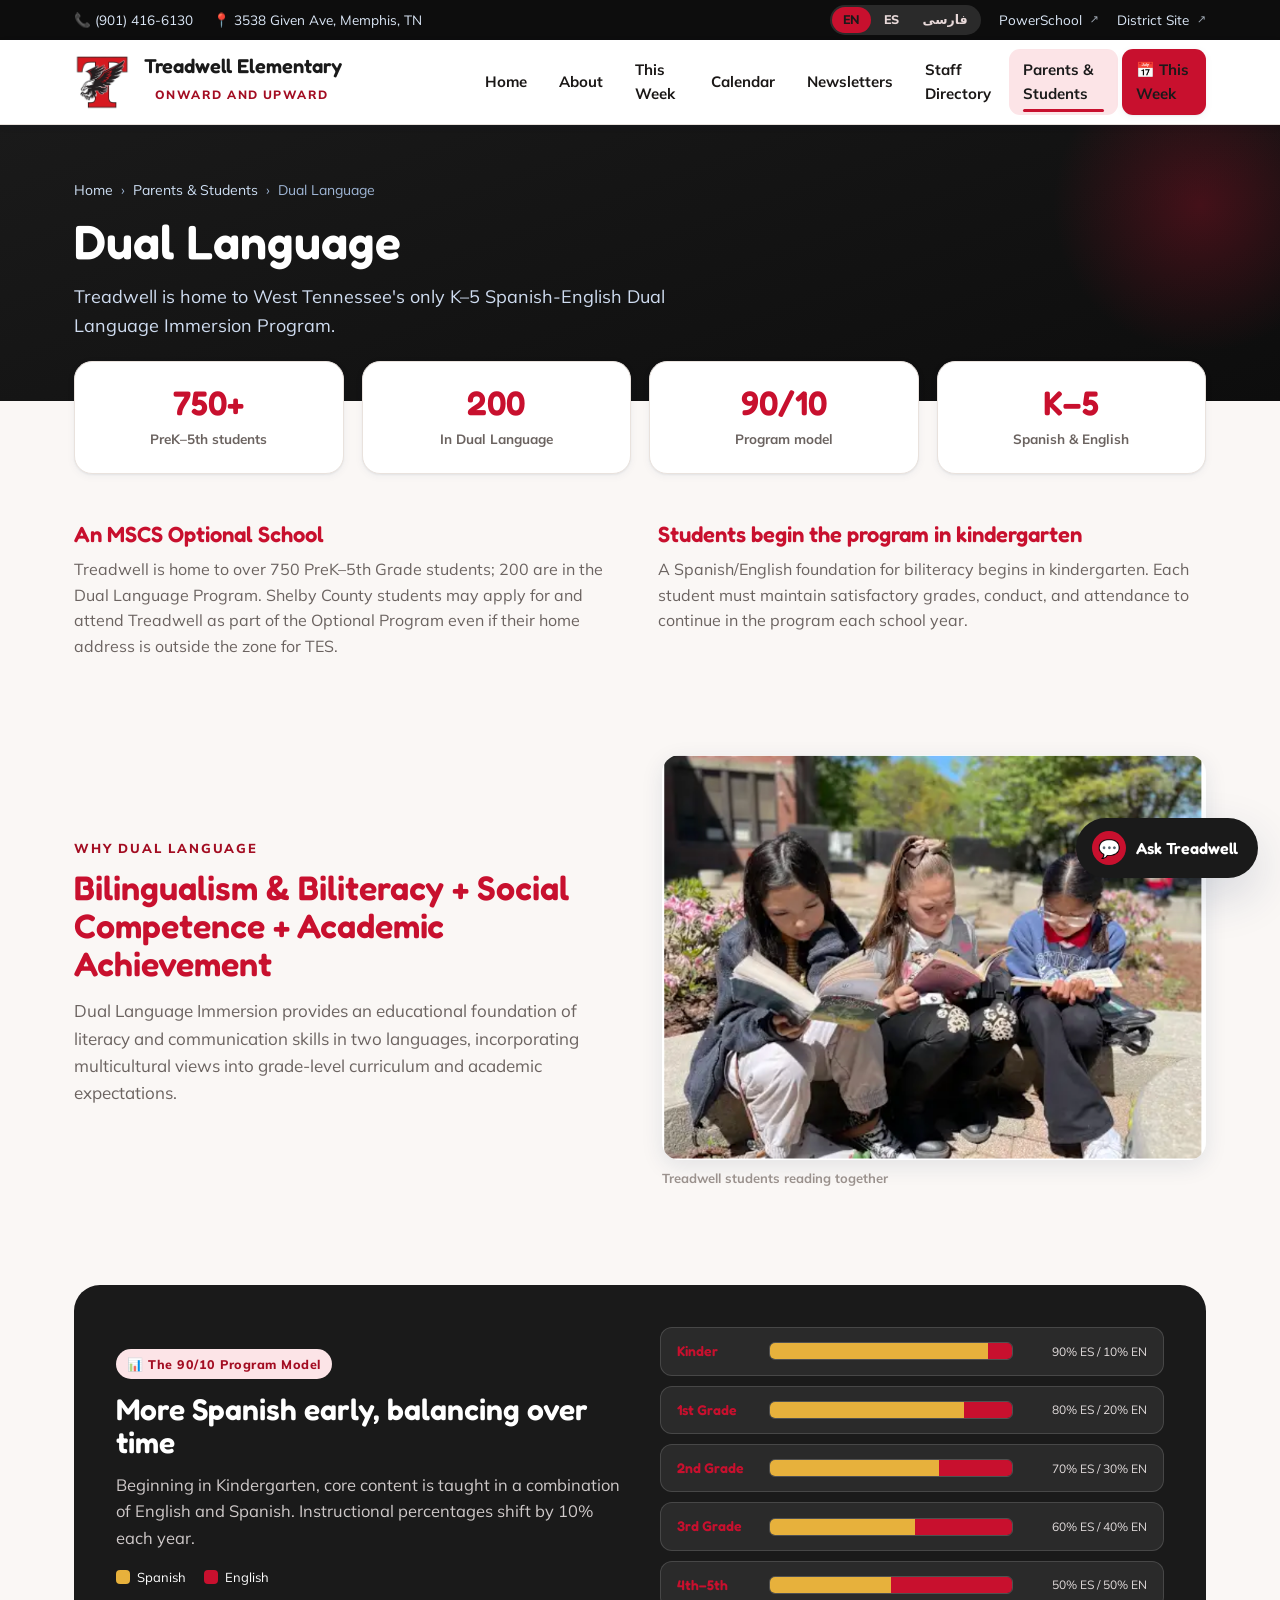
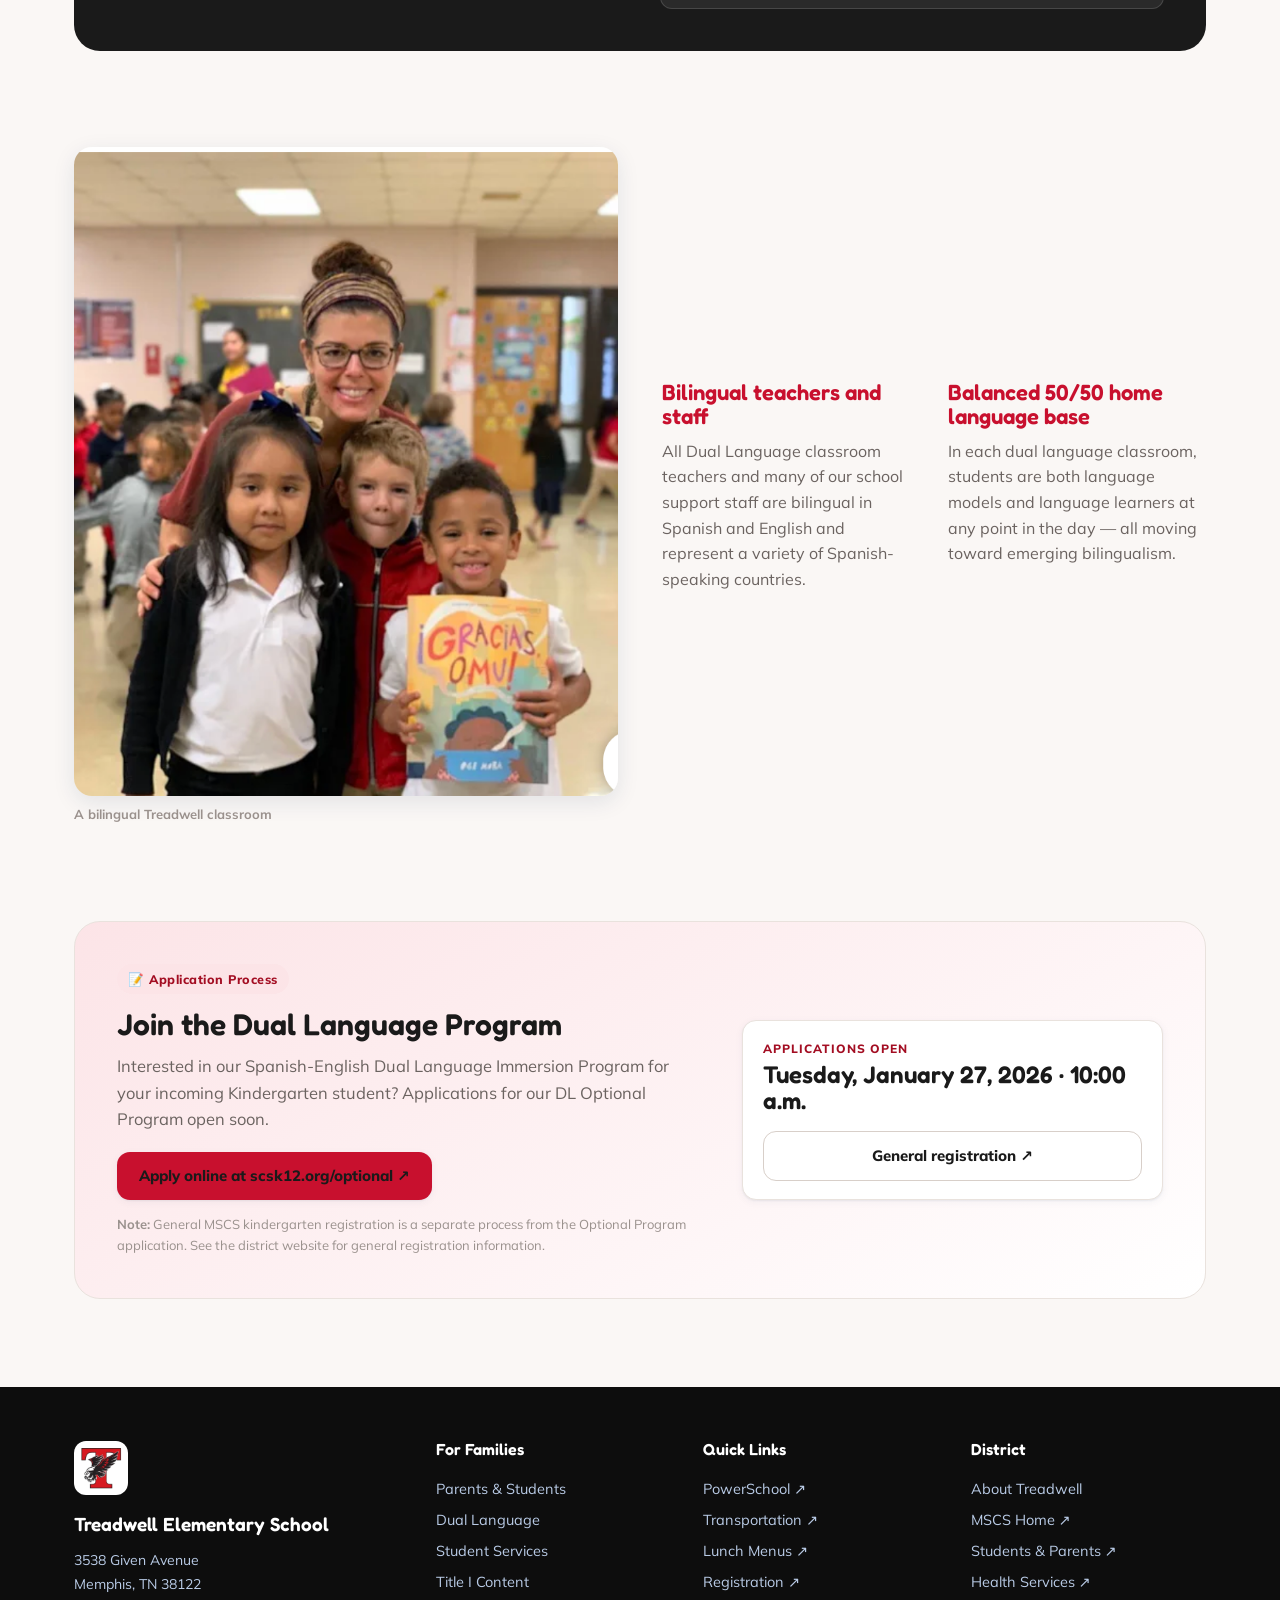
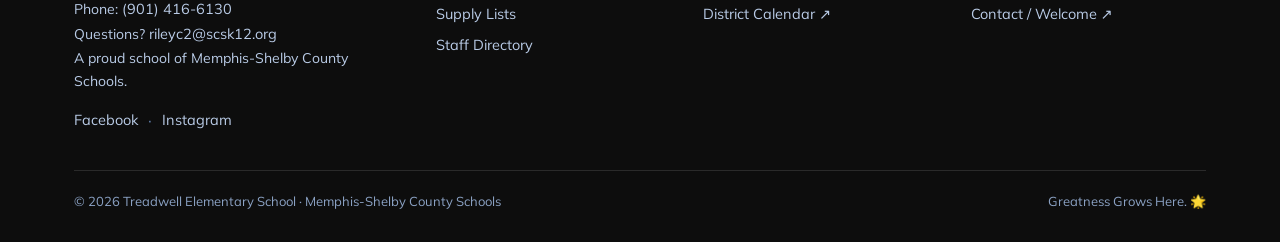
<file: dual-language.html>
<!DOCTYPE html>
<html lang="en">
<head>
<meta charset="UTF-8">
<meta name="viewport" content="width=device-width, initial-scale=1">
<title>Dual Language — Treadwell Elementary School</title>
<link rel="preconnect" href="https://fonts.googleapis.com">
<link rel="preconnect" href="https://fonts.gstatic.com" crossorigin>
<link href="https://fonts.googleapis.com/css2?family=Fredoka:wght@400;500;600;700&family=Mulish:wght@400;500;600;700;800&display=swap" rel="stylesheet">
<link rel="stylesheet" href="styles.css">
<style>
  .stat-band{display:grid;grid-template-columns:repeat(4,1fr);gap:18px;margin-top:-40px;position:relative;z-index:5;}
  .stat{background:var(--surface);border:1px solid var(--border);border-radius:var(--radius);padding:24px 20px;text-align:center;box-shadow:var(--shadow-sm);}
  .stat .n{font-family:var(--display);font-weight:600;font-size:34px;color:var(--blue);line-height:1;}
  .stat .l{font-size:13.5px;color:var(--muted);font-weight:700;margin-top:8px;}
  @media(max-width:760px){.stat-band{grid-template-columns:1fr 1fr;}}

  .feature{display:grid;grid-template-columns:1fr 1fr;gap:44px;align-items:center;}
  .feature.solo{grid-template-columns:1fr;max-width:760px;}
  .feature h2{font-size:clamp(24px,3vw,34px);color:var(--blue);}
  .feature p{color:var(--muted);font-size:17px;margin-top:14px;}
  .feature img{width:100%;border-radius:var(--radius);box-shadow:var(--shadow-md);display:block;}
  figure{margin:0;}
  figure figcaption{font-size:13px;color:var(--faint);margin-top:8px;font-weight:700;}
  @media(max-width:760px){.feature{grid-template-columns:1fr;gap:26px;}}

  .twocol{display:grid;grid-template-columns:1fr 1fr;gap:36px;}
  @media(max-width:680px){.twocol{grid-template-columns:1fr;gap:22px;}}
  .mini h3{font-size:22px;color:var(--blue);}
  .mini p{color:var(--muted);font-size:16px;margin-top:10px;}

  .model{background:var(--navy);color:#fff;border-radius:var(--radius-lg);padding:42px;display:grid;grid-template-columns:1fr 1fr;gap:40px;align-items:center;}
  .model h2{color:#fff;font-size:30px;}
  .model p{color:#cfc9c9;font-size:16.5px;margin-top:12px;}
  .ladder{display:flex;flex-direction:column;gap:10px;}
  .rung{display:flex;align-items:center;gap:14px;background:rgba(255,255,255,.07);border:1px solid rgba(255,255,255,.14);border-radius:12px;padding:12px 16px;}
  .rung .g{font-family:var(--display);font-weight:600;font-size:14px;color:var(--gold);width:78px;flex:none;}
  .rung .bars{flex:1;display:flex;height:18px;border-radius:6px;overflow:hidden;border:1px solid rgba(255,255,255,.18);}
  .rung .es{background:#e7b13c;}
  .rung .en{background:#c8102e;}
  .rung .pct{font-size:12px;color:#e2dcdc;width:120px;flex:none;text-align:right;}
  .model .legend{display:flex;gap:18px;margin-top:16px;font-size:13px;}
  .model .legend span{display:flex;align-items:center;gap:7px;}
  .model .legend i{width:14px;height:14px;border-radius:4px;display:inline-block;}
  @media(max-width:680px){.model{grid-template-columns:1fr;gap:26px;padding:28px;}}

  .apply{background:linear-gradient(150deg,var(--gold-soft),#fff);border:1px solid var(--border);border-radius:var(--radius-lg);padding:42px;display:grid;grid-template-columns:1.4fr 1fr;gap:36px;align-items:center;}
  .apply h2{font-size:30px;}
  .apply p{color:var(--muted);font-size:16.5px;margin-top:12px;}
  .apply .date{background:#fff;border:1px solid var(--border);border-radius:14px;padding:18px 20px;box-shadow:var(--shadow-sm);}
  .apply .date .lbl{font-size:12px;font-weight:800;text-transform:uppercase;letter-spacing:.08em;color:var(--gold-deep);}
  .apply .date .big{font-family:var(--display);font-weight:600;font-size:24px;color:var(--navy);line-height:1.1;margin-top:4px;}
  .apply .note{font-size:13px;color:var(--faint);margin-top:14px;}
  @media(max-width:680px){.apply{grid-template-columns:1fr;gap:24px;padding:28px;}}
</style>
</head>
<body data-page="parents">

<section class="page-hero">
  <div class="wrap">
    <div class="crumbs"><a href="index.html">Home</a> <span>›</span> <a href="parents-students.html">Parents &amp; Students</a> <span>›</span> Dual Language</div>
    <h1>Dual Language</h1>
    <p class="lede">Treadwell is home to West Tennessee's only K–5 Spanish-English Dual Language Immersion Program.</p>
  </div>
</section>

<section class="wrap">
  <div class="stat-band">
    <div class="stat"><div class="n">750+</div><div class="l">PreK–5th students</div></div>
    <div class="stat"><div class="n">200</div><div class="l">In Dual Language</div></div>
    <div class="stat"><div class="n">90/10</div><div class="l">Program model</div></div>
    <div class="stat"><div class="n">K–5</div><div class="l">Spanish &amp; English</div></div>
  </div>
</section>

<section class="section tight">
  <div class="wrap twocol">
    <div class="mini">
      <h3>An MSCS Optional School</h3>
      <p>Treadwell is home to over 750 PreK–5th Grade students; 200 are in the Dual Language Program. Shelby County students may apply for and attend Treadwell as part of the Optional Program even if their home address is outside the zone for TES.</p>
    </div>
    <div class="mini">
      <h3>Students begin the program in kindergarten</h3>
      <p>A Spanish/English foundation for biliteracy begins in kindergarten. Each student must maintain satisfactory grades, conduct, and attendance to continue in the program each school year.</p>
    </div>
  </div>
</section>

<section class="section tight">
  <div class="wrap feature">
    <div>
      <div class="eyebrow">Why Dual Language</div>
      <h2>Bilingualism &amp; Biliteracy + Social Competence + Academic Achievement</h2>
      <p>Dual Language Immersion provides an educational foundation of literacy and communication skills in two languages, incorporating multicultural views into grade-level curriculum and academic expectations.</p>
    </div>
    <figure>
      <img src="img-kids-reading.png" alt="Treadwell students reading together outdoors">
      <figcaption>Treadwell students reading together</figcaption>
    </figure>
  </div>
</section>

<section class="section tight">
  <div class="wrap">
    <div class="model">
      <div>
        <span class="tag tag-gold">📊 The 90/10 Program Model</span>
        <h2 style="margin-top:14px">More Spanish early, balancing over time</h2>
        <p>Beginning in Kindergarten, core content is taught in a combination of English and Spanish. Instructional percentages shift by 10% each year.</p>
        <div class="legend"><span><i style="background:#e7b13c"></i>Spanish</span><span><i style="background:#c8102e"></i>English</span></div>
      </div>
      <div class="ladder">
        <div class="rung"><span class="g">Kinder</span><span class="bars"><span class="es" style="width:90%"></span><span class="en" style="width:10%"></span></span><span class="pct">90% ES / 10% EN</span></div>
        <div class="rung"><span class="g">1st Grade</span><span class="bars"><span class="es" style="width:80%"></span><span class="en" style="width:20%"></span></span><span class="pct">80% ES / 20% EN</span></div>
        <div class="rung"><span class="g">2nd Grade</span><span class="bars"><span class="es" style="width:70%"></span><span class="en" style="width:30%"></span></span><span class="pct">70% ES / 30% EN</span></div>
        <div class="rung"><span class="g">3rd Grade</span><span class="bars"><span class="es" style="width:60%"></span><span class="en" style="width:40%"></span></span><span class="pct">60% ES / 40% EN</span></div>
        <div class="rung"><span class="g">4th–5th</span><span class="bars"><span class="es" style="width:50%"></span><span class="en" style="width:50%"></span></span><span class="pct">50% ES / 50% EN</span></div>
      </div>
    </div>
  </div>
</section>

<section class="section tight">
  <div class="wrap feature">
    <figure>
      <img src="img-dl-classroom.png" alt="A bilingual teacher with Treadwell dual language students">
      <figcaption>A bilingual Treadwell classroom</figcaption>
    </figure>
    <div>
      <div class="twocol" style="gap:28px">
        <div class="mini">
          <h3>Bilingual teachers and staff</h3>
          <p>All Dual Language classroom teachers and many of our school support staff are bilingual in Spanish and English and represent a variety of Spanish-speaking countries.</p>
        </div>
        <div class="mini">
          <h3>Balanced 50/50 home language base</h3>
          <p>In each dual language classroom, students are both language models and language learners at any point in the day — all moving toward emerging bilingualism.</p>
        </div>
      </div>
    </div>
  </div>
</section>

<section class="section tight">
  <div class="wrap">
    <div class="apply">
      <div>
        <span class="tag tag-gold">📝 Application Process</span>
        <h2 style="margin-top:14px">Join the Dual Language Program</h2>
        <p>Interested in our Spanish-English Dual Language Immersion Program for your incoming Kindergarten student? Applications for our DL Optional Program open soon.</p>
        <a class="btn btn-gold" style="margin-top:20px" href="https://www.scsk12.org/optional/" target="_blank" rel="noopener">Apply online at scsk12.org/optional ↗</a>
        <p class="note"><strong>Note:</strong> General MSCS kindergarten registration is a separate process from the Optional Program application. See the district website for general registration information.</p>
      </div>
      <div class="date">
        <div class="lbl">Applications open</div>
        <div class="big">Tuesday, January 27, 2026 · 10:00 a.m.</div>
        <a class="btn btn-ghost" style="margin-top:16px;width:100%;justify-content:center" href="https://www.scsk12.org/registration" target="_blank" rel="noopener">General registration ↗</a>
      </div>
    </div>
  </div>
</section>

<div id="site-footer-mount"></div>
<script src="site.js"></script>
<script src="chatbot.js"></script>
<script src="i18n.js"></script>
</body>
</html>
</file>
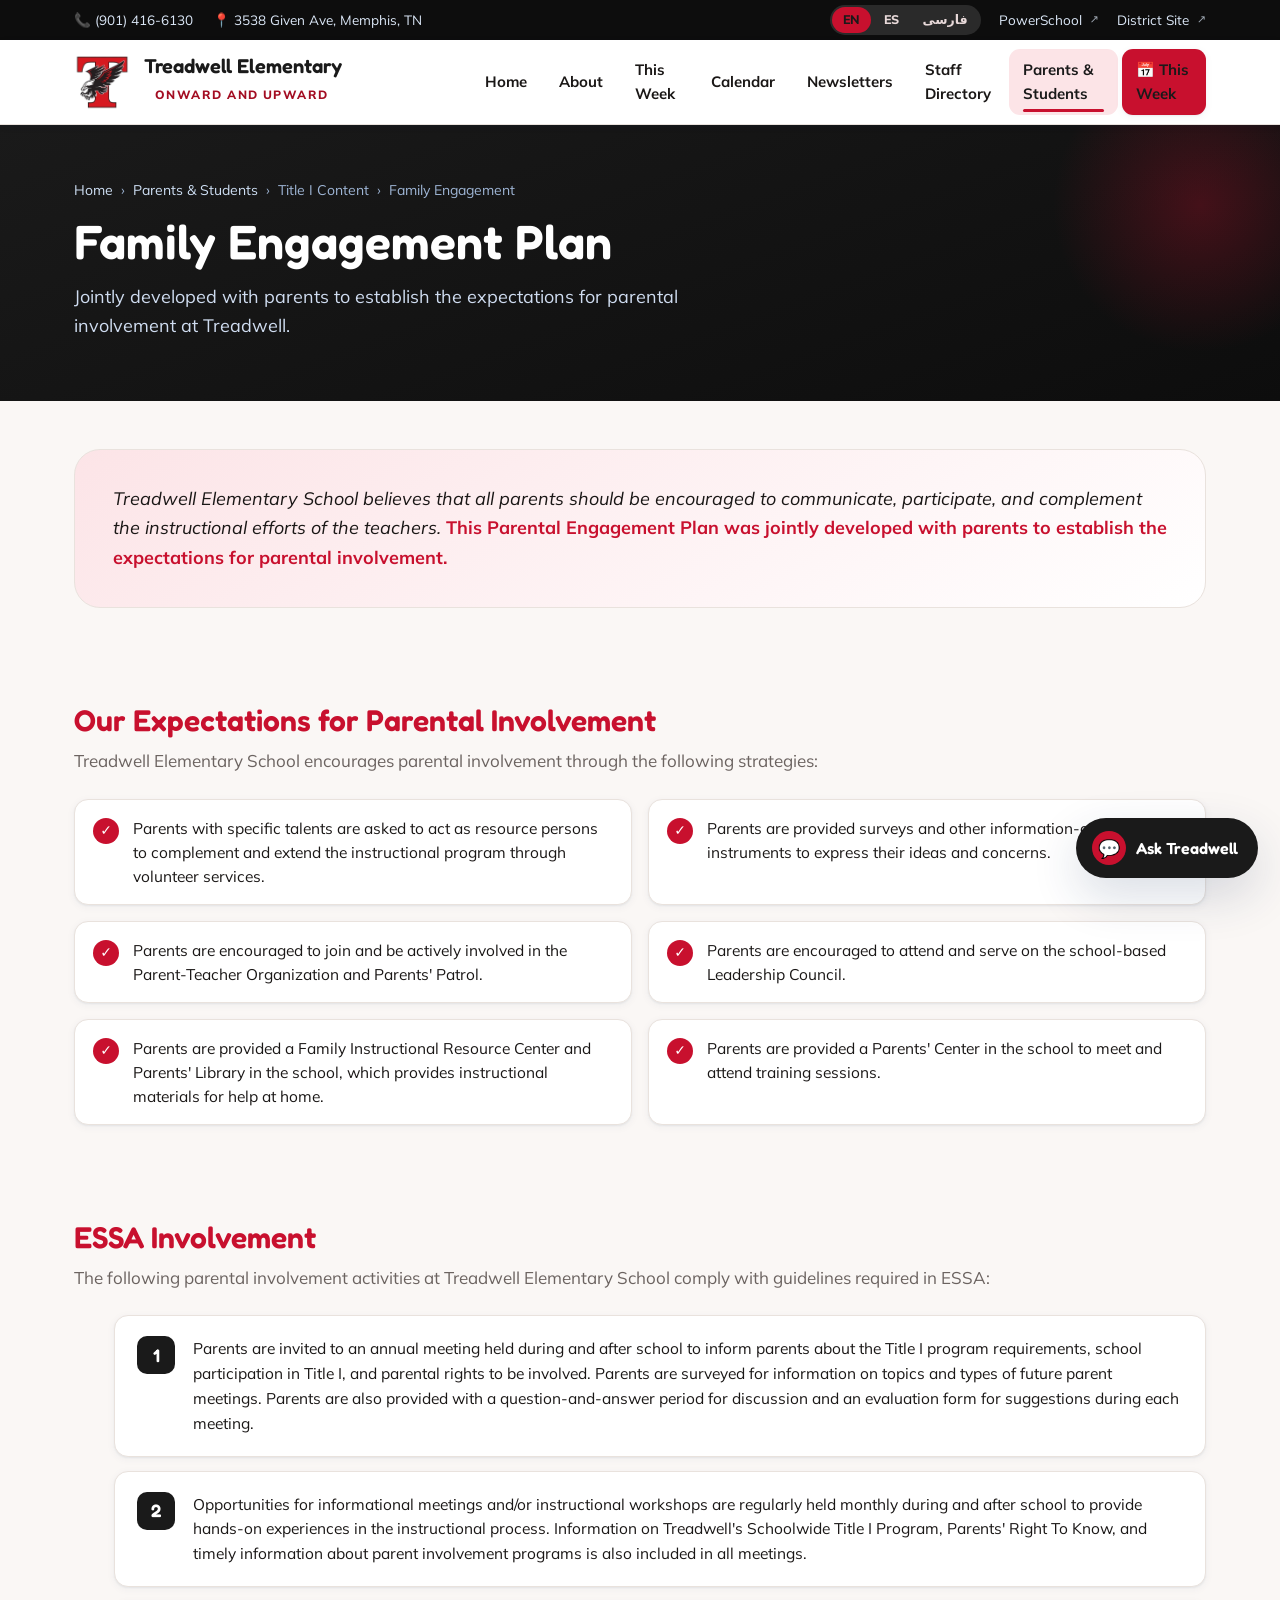
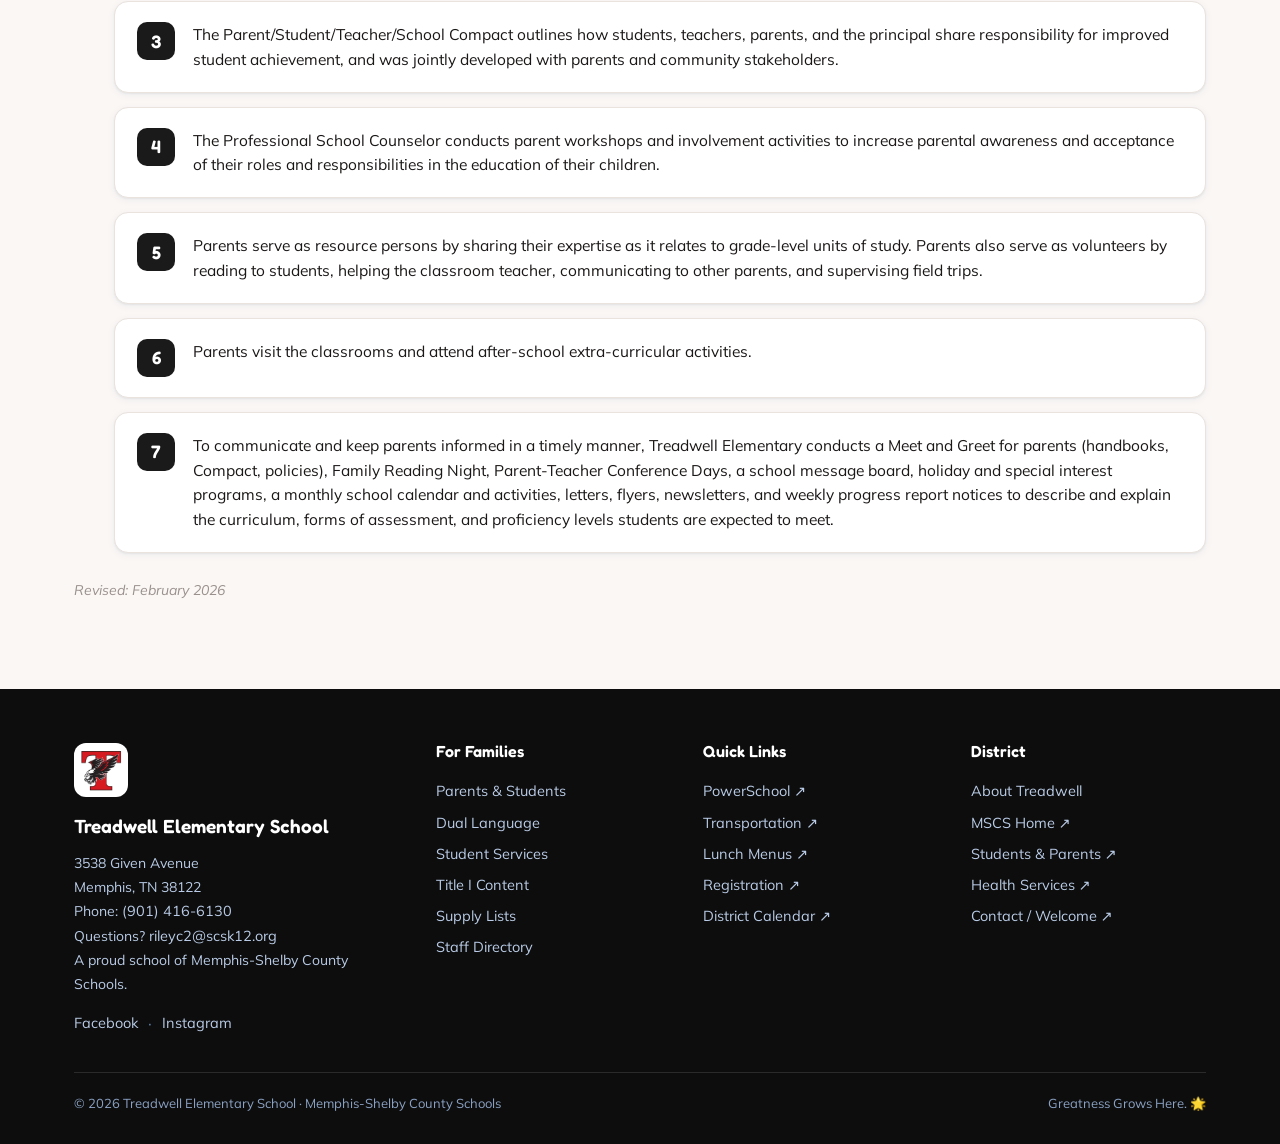
<file: family-engagement.html>
<!DOCTYPE html>
<html lang="en">
<head>
<meta charset="UTF-8">
<meta name="viewport" content="width=device-width, initial-scale=1">
<title>Family Engagement — Treadwell Elementary School</title>
<link rel="preconnect" href="https://fonts.googleapis.com">
<link rel="preconnect" href="https://fonts.gstatic.com" crossorigin>
<link href="https://fonts.googleapis.com/css2?family=Fredoka:wght@400;500;600;700&family=Mulish:wght@400;500;600;700;800&display=swap" rel="stylesheet">
<link rel="stylesheet" href="styles.css">
<style>
  .intro-card{background:linear-gradient(150deg,var(--gold-soft),#fff);border:1px solid var(--border);border-radius:var(--radius-lg);padding:34px 38px;}
  .intro-card p{font-size:18px;color:var(--ink);line-height:1.65;}
  .intro-card p strong{color:var(--blue);}
  .block-title{font-size:clamp(22px,2.6vw,30px);color:var(--blue);}
  .lead-sub{color:var(--muted);font-size:17px;margin:10px 0 24px;}
  .checklist{list-style:none;padding:0;margin:0;display:grid;grid-template-columns:1fr 1fr;gap:16px;}
  @media(max-width:760px){.checklist{grid-template-columns:1fr;}}
  .checklist li{display:flex;gap:14px;align-items:flex-start;background:var(--surface);border:1px solid var(--border);border-radius:14px;padding:16px 18px;box-shadow:var(--shadow-sm);font-size:15.5px;color:var(--ink);line-height:1.55;}
  .checklist li::before{content:"✓";color:#fff;background:var(--blue);width:26px;height:26px;border-radius:50%;display:flex;align-items:center;justify-content:center;flex:none;font-size:14px;font-weight:900;margin-top:2px;}
  .essa{display:flex;flex-direction:column;gap:14px;counter-reset:essa;}
  .essa li{display:flex;gap:18px;align-items:flex-start;background:var(--surface);border:1px solid var(--border);border-radius:14px;padding:20px 22px;box-shadow:var(--shadow-sm);list-style:none;}
  .essa li::before{counter-increment:essa;content:counter(essa);flex:none;width:38px;height:38px;border-radius:10px;background:var(--navy);color:#fff;font-family:var(--display);font-weight:600;font-size:18px;display:flex;align-items:center;justify-content:center;}
  .essa li p{font-size:15.5px;color:var(--ink);line-height:1.6;margin:0;}
  .revised{color:var(--faint);font-size:14px;font-style:italic;margin-top:26px;}
</style>
</head>
<body data-page="parents">

<section class="page-hero">
  <div class="wrap">
    <div class="crumbs"><a href="index.html">Home</a> <span>›</span> <a href="parents-students.html">Parents &amp; Students</a> <span>›</span> Title I Content <span>›</span> Family Engagement</div>
    <h1>Family Engagement Plan</h1>
    <p class="lede">Jointly developed with parents to establish the expectations for parental involvement at Treadwell.</p>
  </div>
</section>

<section class="section tight">
  <div class="wrap">
    <div class="intro-card">
      <p><em>Treadwell Elementary School believes that all parents should be encouraged to communicate, participate, and complement the instructional efforts of the teachers.</em> <strong>This Parental Engagement Plan was jointly developed with parents to establish the expectations for parental involvement.</strong></p>
    </div>
  </div>
</section>

<section class="section tight">
  <div class="wrap">
    <h2 class="block-title">Our Expectations for Parental Involvement</h2>
    <p class="lead-sub">Treadwell Elementary School encourages parental involvement through the following strategies:</p>
    <ul class="checklist">
      <li>Parents with specific talents are asked to act as resource persons to complement and extend the instructional program through volunteer services.</li>
      <li>Parents are provided surveys and other information-gathering instruments to express their ideas and concerns.</li>
      <li>Parents are encouraged to join and be actively involved in the Parent-Teacher Organization and Parents' Patrol.</li>
      <li>Parents are encouraged to attend and serve on the school-based Leadership Council.</li>
      <li>Parents are provided a Family Instructional Resource Center and Parents' Library in the school, which provides instructional materials for help at home.</li>
      <li>Parents are provided a Parents' Center in the school to meet and attend training sessions.</li>
    </ul>
  </div>
</section>

<section class="section tight">
  <div class="wrap">
    <h2 class="block-title">ESSA Involvement</h2>
    <p class="lead-sub">The following parental involvement activities at Treadwell Elementary School comply with guidelines required in ESSA:</p>
    <ol class="essa">
      <li><p>Parents are invited to an annual meeting held during and after school to inform parents about the Title I program requirements, school participation in Title I, and parental rights to be involved. Parents are surveyed for information on topics and types of future parent meetings. Parents are also provided with a question-and-answer period for discussion and an evaluation form for suggestions during each meeting.</p></li>
      <li><p>Opportunities for informational meetings and/or instructional workshops are regularly held monthly during and after school to provide hands-on experiences in the instructional process. Information on Treadwell's Schoolwide Title I Program, Parents' Right To Know, and timely information about parent involvement programs is also included in all meetings.</p></li>
      <li><p>The Parent/Student/Teacher/School Compact outlines how students, teachers, parents, and the principal share responsibility for improved student achievement, and was jointly developed with parents and community stakeholders.</p></li>
      <li><p>The Professional School Counselor conducts parent workshops and involvement activities to increase parental awareness and acceptance of their roles and responsibilities in the education of their children.</p></li>
      <li><p>Parents serve as resource persons by sharing their expertise as it relates to grade-level units of study. Parents also serve as volunteers by reading to students, helping the classroom teacher, communicating to other parents, and supervising field trips.</p></li>
      <li><p>Parents visit the classrooms and attend after-school extra-curricular activities.</p></li>
      <li><p>To communicate and keep parents informed in a timely manner, Treadwell Elementary conducts a Meet and Greet for parents (handbooks, Compact, policies), Family Reading Night, Parent-Teacher Conference Days, a school message board, holiday and special interest programs, a monthly school calendar and activities, letters, flyers, newsletters, and weekly progress report notices to describe and explain the curriculum, forms of assessment, and proficiency levels students are expected to meet.</p></li>
    </ol>
    <p class="revised">Revised: February 2026</p>
  </div>
</section>

<div id="site-footer-mount"></div>
<script src="site.js"></script>
<script src="chatbot.js"></script>
<script src="i18n.js"></script>
</body>
</html>
</file>
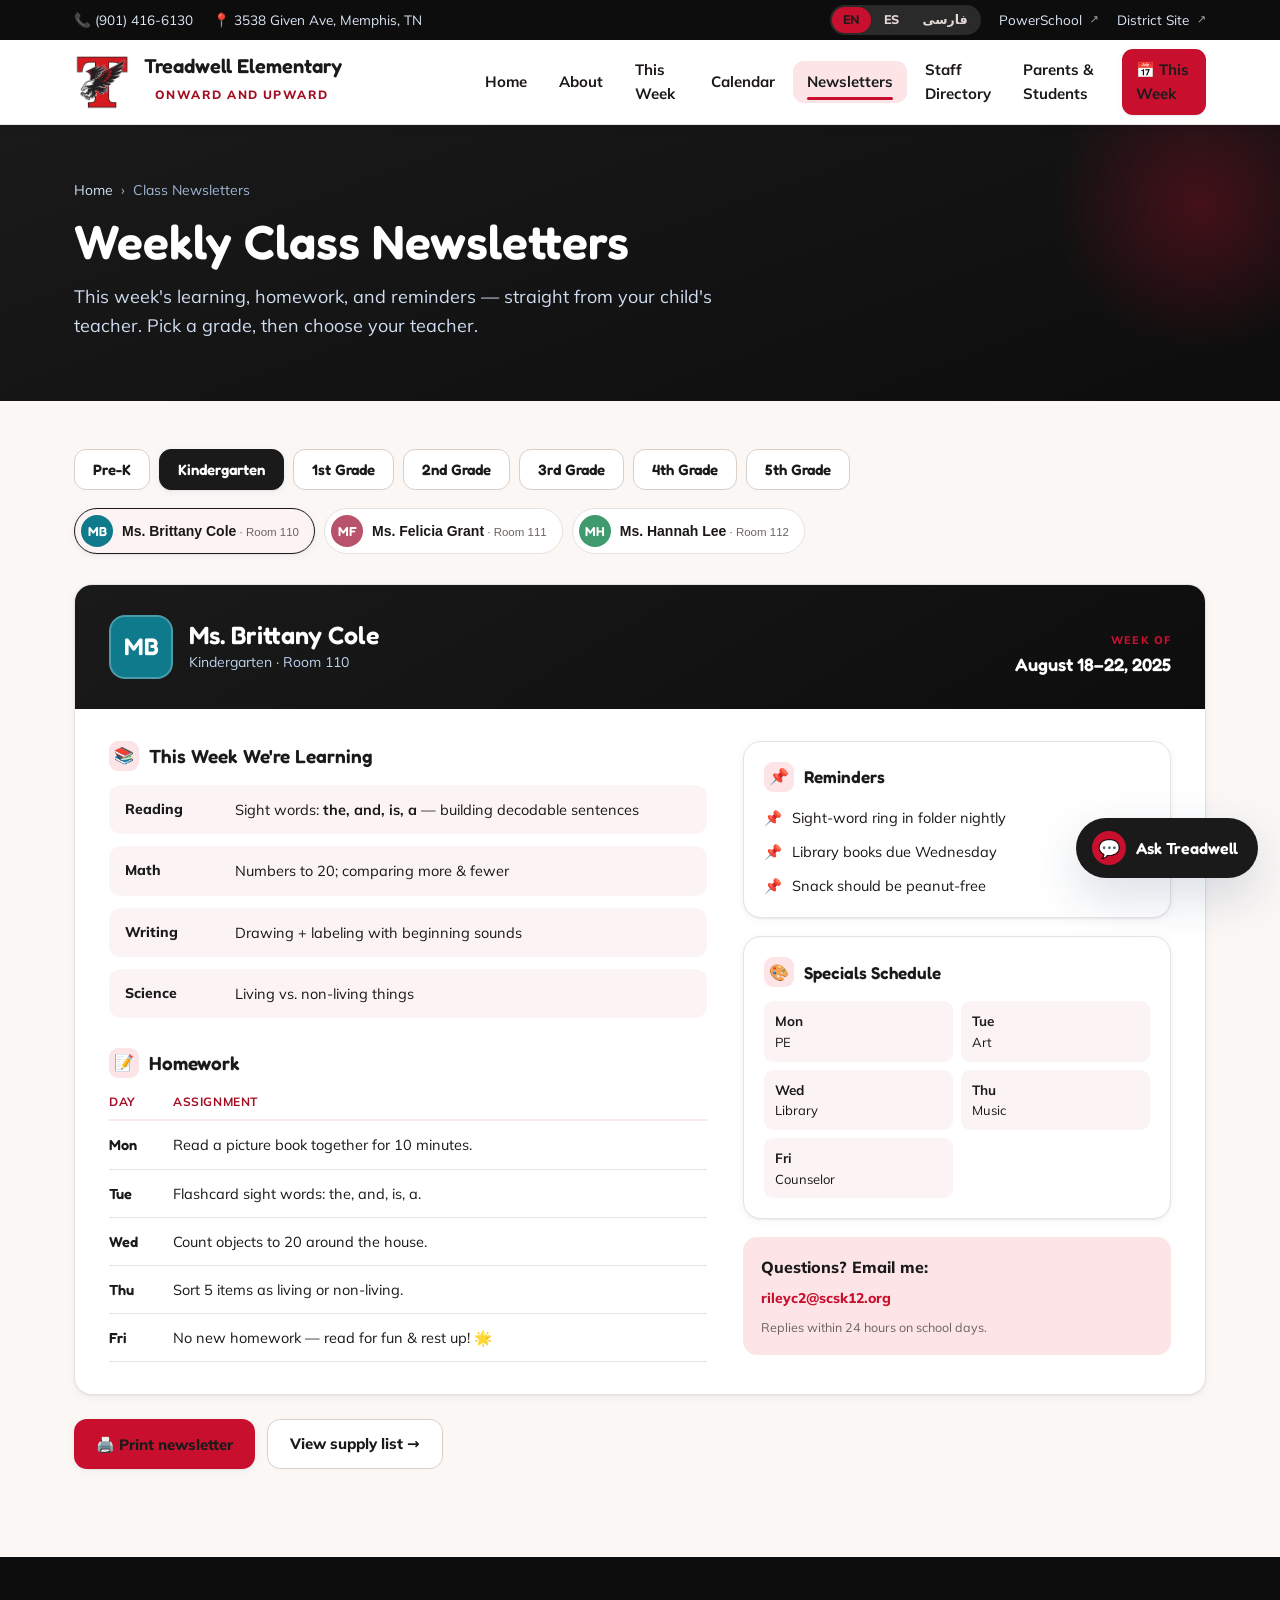
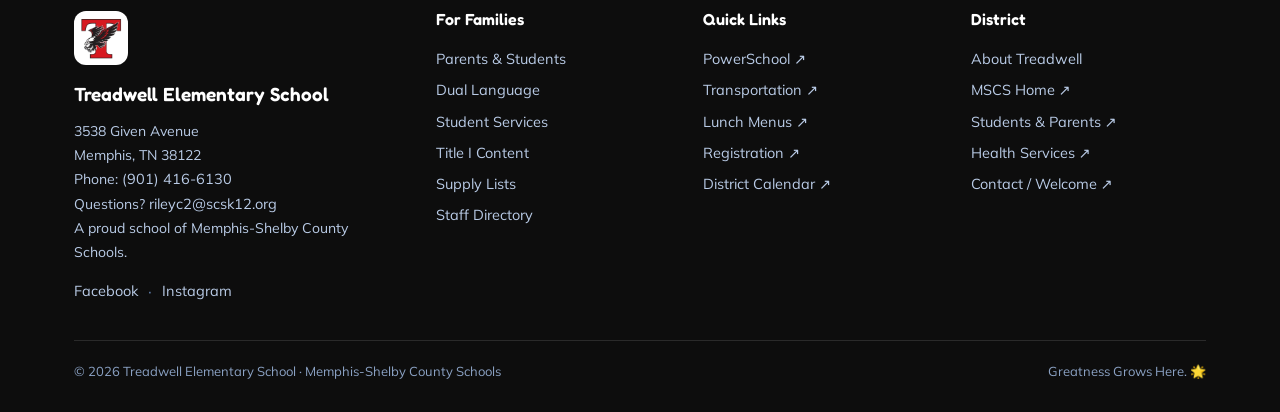
<file: newsletters.html>
<!DOCTYPE html>
<html lang="en">
<head>
<meta charset="UTF-8">
<meta name="viewport" content="width=device-width, initial-scale=1">
<title>Class Newsletters — Treadwell Elementary School</title>
<link rel="preconnect" href="https://fonts.googleapis.com">
<link rel="preconnect" href="https://fonts.gstatic.com" crossorigin>
<link href="https://fonts.googleapis.com/css2?family=Fredoka:wght@400;500;600;700&family=Mulish:wght@400;500;600;700;800&display=swap" rel="stylesheet">
<link rel="stylesheet" href="styles.css">
<style>
  .grade-tabs{display:flex;gap:9px;flex-wrap:wrap;margin-bottom:18px;}
  .gtab{background:var(--surface);border:1.5px solid var(--border-strong);color:var(--navy);font-family:var(--display);font-weight:600;font-size:15px;padding:10px 18px;border-radius:12px;cursor:pointer;transition:all .14s;}
  .gtab:hover{border-color:var(--gold);}
  .gtab.active{background:var(--navy);color:#fff;border-color:var(--navy);box-shadow:var(--shadow-sm);}
  .teacher-row{display:flex;gap:9px;flex-wrap:wrap;margin-bottom:30px;}
  .tchip{display:flex;align-items:center;gap:9px;background:#fff;border:1.5px solid var(--border);border-radius:999px;padding:6px 15px 6px 6px;cursor:pointer;transition:all .14s;}
  .tchip:hover{border-color:var(--gold);}
  .tchip.active{border-color:var(--navy);background:var(--sky);box-shadow:var(--shadow-sm);}
  .tchip .av{width:32px;height:32px;border-radius:50%;display:flex;align-items:center;justify-content:center;color:#fff;font-family:var(--display);font-weight:600;font-size:13px;flex:none;}
  .tchip .tn{font-weight:800;font-size:14px;color:var(--ink);}
  .tchip .tr{font-size:11.5px;color:var(--muted);}

  .news{padding:0;overflow:hidden;}
  .news-hd{padding:30px 34px;background:linear-gradient(150deg,var(--navy),var(--navy-deep));color:#fff;display:flex;justify-content:space-between;gap:20px;flex-wrap:wrap;align-items:flex-end;}
  .news-hd .av{width:64px;height:64px;border-radius:16px;display:flex;align-items:center;justify-content:center;color:#fff;font-family:var(--display);font-weight:600;font-size:24px;flex:none;border:2px solid rgba(255,255,255,.25);}
  .news-hd .who{display:flex;gap:16px;align-items:center;}
  .news-hd h2{color:#fff;font-size:25px;}
  .news-hd .sub{color:#bcd2ee;font-size:14px;margin-top:2px;}
  .news-hd .wk{text-align:right;}
  .news-hd .wk .lbl{font-size:11px;text-transform:uppercase;letter-spacing:.1em;color:var(--gold);font-weight:800;}
  .news-hd .wk .val{font-family:var(--display);font-weight:600;font-size:18px;}
  .news-bd{padding:32px 34px;display:grid;grid-template-columns:1.4fr 1fr;gap:36px;}
  @media(max-width:840px){.news-bd{grid-template-columns:1fr;gap:28px;}.news-hd{flex-direction:column;align-items:flex-start;}.news-hd .wk{text-align:left;}}
  .block-title{font-family:var(--display);font-weight:600;font-size:19px;color:var(--navy);display:flex;align-items:center;gap:10px;margin-bottom:14px;}
  .block-title .ic{width:30px;height:30px;border-radius:9px;background:var(--gold-soft);display:flex;align-items:center;justify-content:center;font-size:16px;}
  .learn{display:flex;flex-direction:column;gap:12px;margin-bottom:30px;}
  .learn-row{display:flex;gap:14px;padding:13px 16px;background:var(--sky);border-radius:12px;}
  .learn-row .subj{font-weight:800;color:var(--navy);width:96px;flex:none;font-size:14px;}
  .learn-row .desc{font-size:14.5px;color:var(--ink);}
  table.hw{width:100%;border-collapse:collapse;}
  table.hw th{text-align:left;font-size:12px;text-transform:uppercase;letter-spacing:.05em;color:var(--gold-deep);padding:0 0 8px;border-bottom:2px solid var(--gold-soft);}
  table.hw td{padding:12px 8px 12px 0;border-bottom:1px solid var(--border);font-size:14.5px;vertical-align:top;}
  table.hw td.day{font-family:var(--display);font-weight:600;color:var(--navy);width:64px;}
  .side .card{padding:20px;margin-bottom:18px;}
  .reminders{list-style:none;padding:0;margin:0;display:flex;flex-direction:column;gap:11px;}
  .reminders li{display:flex;gap:10px;font-size:14.5px;align-items:flex-start;}
  .reminders li::before{content:"📌";flex:none;}
  .specials{display:grid;grid-template-columns:1fr 1fr;gap:8px;}
  .specials div{background:var(--sky);border-radius:9px;padding:9px 11px;font-size:13px;}
  .specials b{display:block;color:var(--navy);font-size:13.5px;}
  .contact-box{background:var(--gold-soft);border-radius:14px;padding:18px;}
  .contact-box .em{font-weight:800;color:var(--blue);font-size:14px;word-break:break-all;}
  .actions{display:flex;gap:12px;flex-wrap:wrap;margin-top:24px;}
  @media print{.site-header,.topbar,.site-footer,.cbot-fab,.cbot-panel,.grade-tabs,.teacher-row,.actions,.page-hero .lede{display:none!important;}body{background:#fff;}.news{box-shadow:none;}}
</style>
</head>
<body data-page="newsletters">

<section class="page-hero">
  <div class="wrap">
    <div class="crumbs"><a href="index.html">Home</a> <span>›</span> Class Newsletters</div>
    <h1>Weekly Class Newsletters</h1>
    <p class="lede">This week's learning, homework, and reminders — straight from your child's teacher. Pick a grade, then choose your teacher.</p>
  </div>
</section>

<section class="section tight">
  <div class="wrap">
    <div class="grade-tabs" id="grade-tabs"></div>
    <div class="teacher-row" id="teacher-row"></div>
    <div class="card news" id="news"></div>
    <div class="actions">
      <button class="btn btn-gold" onclick="window.print()">🖨️ Print newsletter</button>
      <a class="btn btn-ghost" href="supply-list.html">View supply list →</a>
    </div>
  </div>
</section>

<div id="site-footer-mount"></div>
<script src="site.js"></script>
<script src="chatbot.js"></script>
<script>
const PALETTE=["#16335c","#2a6cb0","#3f9a6d","#d9981f","#e3674f","#7b5ea7","#0f7a8c","#b8536b"];
function colorFor(n){let s=0;for(const c of n)s+=c.charCodeAt(0);return PALETTE[s%PALETTE.length];}
function initials(n){return n.replace(/[^A-Za-z ]/g,"").split(/\s+/).filter(Boolean).slice(0,2).map(w=>w[0]).join("").toUpperCase();}
function email(n){const p=n.replace(/(Dr|Mr|Mrs|Ms)\.?\s+/i,"").split(/\s+/);return `${p[p.length-1].toLowerCase()}${(p[0]||" ")[0].toLowerCase()}@scsk12.org`;}

const WEEK_OF="August 18–22, 2025";
const GRADES={
 "Pre-K":{teachers:[["Ms. Nora Whitfield","Room 101"],["Ms. Erica Mason","Room 102"]],
   learn:[["Letters","Letter of the week: <b>Mm</b> — sorting objects that begin with /m/"],["Numbers","Counting 1–10 and one-to-one matching with manipulatives"],["Theme","All About Me — family, feelings, and friends"],["Motor","Scissor skills and tracing curved lines"]],
   hw:[["Mon","Practice writing your first name with a grown-up."],["Tue","Find 3 objects at home that start with M."],["Wed","Count the stairs/steps you climb today."],["Thu","Draw a picture of your family to share."]],
   reminders:["Bring a labeled water bottle daily","Nap mats go home Friday to be washed","Library is on Wednesday"]},
 "Kindergarten":{teachers:[["Ms. Brittany Cole","Room 110"],["Ms. Felicia Grant","Room 111"],["Ms. Hannah Lee","Room 112"]],
   learn:[["Reading","Sight words: <b>the, and, is, a</b> — building decodable sentences"],["Math","Numbers to 20; comparing more & fewer"],["Writing","Drawing + labeling with beginning sounds"],["Science","Living vs. non-living things"]],
   hw:[["Mon","Read a picture book together for 10 minutes."],["Tue","Flashcard sight words: the, and, is, a."],["Wed","Count objects to 20 around the house."],["Thu","Sort 5 items as living or non-living."]],
   reminders:["Sight-word ring in folder nightly","Library books due Wednesday","Snack should be peanut-free"]},
 "1st Grade":{teachers:[["Ms. Olivia Brooks","Room 120"],["Mr. Samuel Reyes","Room 121"],["Ms. Karen Tate","Room 122"]],
   learn:[["Reading","Short-vowel word families; retelling beginning–middle–end"],["Math","Addition within 20 using number lines"],["Writing","Narrative writing — small moments"],["Social St.","Maps & our community helpers"]],
   hw:[["Mon","Read 15 min + log it in the reading journal."],["Tue","Math worksheet: addition within 20."],["Wed","Write 2 sentences about your weekend."],["Thu","Study spelling words for Friday's check."]],
   reminders:["Reading log due Friday","Spelling check every Friday","Return signed Wednesday folder"]},
 "2nd Grade":{teachers:[["Ms. Monica Flores","Room 130"],["Mr. Derrick Hale","Room 131"],["Ms. Ashley Kim","Room 132"]],
   learn:[["Reading","Main idea & key details in nonfiction"],["Math","Two-digit addition with regrouping"],["Writing","Opinion writing with reasons"],["Science","Habitats & animal needs"]],
   hw:[["Mon","Read 20 min; jot the main idea."],["Tue","Math: 2-digit addition page 14."],["Wed","Write your opinion: best class pet?"],["Thu","Study spelling + math facts."]],
   reminders:["Planner initialed nightly","Library Thursday","Habitat project info coming home Monday"]},
 "3rd Grade":{teachers:[["Ms. Vanessa Cross","Room 140"],["Mr. Brian Mosley","Room 141"],["Ms. Tina Powell","Room 142"]],
   learn:[["Reading","Character traits & text evidence"],["Math","Intro to multiplication (0,1,2,5,10)"],["Writing","Paragraphs with topic + closing"],["Science","Forces & motion investigations"]],
   hw:[["Mon","Read 20 min; name 2 character traits."],["Tue","Multiplication facts ×2 and ×5."],["Wed","Write one strong paragraph."],["Thu","Vocabulary quiz study; ×10 facts."]],
   reminders:["Multiplication quiz Friday","Bring planner daily","Field-trip form due next week"]},
 "4th Grade":{teachers:[["Mr. Jerome Fields","Room 150"],["Ms. Rachel Combs","Room 151"],["Ms. Priya Nair","Room 152"]],
   learn:[["Reading","Theme & summarizing across chapters"],["Math","Multi-digit multiplication; factors"],["Writing","Informational essay — research notes"],["Science","Energy: light & sound"]],
   hw:[["Mon","Read assigned chapter; summarize in 3 sentences."],["Tue","Math: multi-digit multiplication set B."],["Wed","Gather 3 facts for research essay."],["Thu","Study vocab + multiplication."]],
   reminders:["Essay outline due Friday","Bring earbuds for testing","Check binder organization weekly"]},
 "5th Grade":{teachers:[["Mr. Anthony Ruiz","Room 160"],["Ms. Stephanie Long","Room 161"],["Ms. Carla Dixon","Room 162"]],
   learn:[["Reading","Comparing themes across two texts"],["Math","Adding & subtracting fractions, unlike denominators"],["Writing","Argument essay with evidence"],["Science","Ecosystems & food webs"]],
   hw:[["Mon","Read 25 min; note the theme."],["Tue","Fraction practice: unlike denominators."],["Wed","Draft argument essay intro."],["Thu","Study science vocab for quiz."]],
   reminders:["Argument essay due next Tuesday","Science quiz Friday","Keep binder dividers organized"]},
};
const SPECIALS=["Mon · PE","Tue · Art","Wed · Library","Thu · Music","Fri · Counselor"];

const gradeTabs=document.getElementById("grade-tabs");
const teacherRow=document.getElementById("teacher-row");
const newsEl=document.getElementById("news");
const gNames=Object.keys(GRADES);
let curGrade=gNames[1], curTeacher=0;

gNames.forEach(g=>{const b=document.createElement("button");b.className="gtab";b.textContent=g;b.onclick=()=>{curGrade=g;curTeacher=0;renderTeachers();renderNews();[...gradeTabs.children].forEach(x=>x.classList.toggle("active",x.textContent===g));};gradeTabs.appendChild(b);});

function renderTeachers(){
  teacherRow.innerHTML="";
  GRADES[curGrade].teachers.forEach(([nm,room],i)=>{
    const c=document.createElement("button");c.className="tchip"+(i===curTeacher?" active":"");
    c.innerHTML=`<span class="av" style="background:${colorFor(nm)}">${initials(nm)}</span><span><span class="tn">${nm}</span><span class="tr"> · ${room}</span></span>`;
    c.onclick=()=>{curTeacher=i;renderTeachers();renderNews();};
    teacherRow.appendChild(c);
  });
}
function renderNews(){
  const g=GRADES[curGrade];const [nm,room]=g.teachers[curTeacher];
  newsEl.innerHTML=`
    <div class="news-hd">
      <div class="who">
        <div class="av" style="background:${colorFor(nm)}">${initials(nm)}</div>
        <div><h2>${nm}</h2><div class="sub">${curGrade} · ${room}</div></div>
      </div>
      <div class="wk"><div class="lbl">Week of</div><div class="val">${WEEK_OF}</div></div>
    </div>
    <div class="news-bd">
      <div class="main">
        <div class="block-title"><span class="ic">📚</span>This Week We're Learning</div>
        <div class="learn">${g.learn.map(([s,d])=>`<div class="learn-row"><div class="subj">${s}</div><div class="desc">${d}</div></div>`).join("")}</div>
        <div class="block-title"><span class="ic">📝</span>Homework</div>
        <table class="hw"><thead><tr><th>Day</th><th>Assignment</th></tr></thead><tbody>
        ${g.hw.map(([d,t])=>`<tr><td class="day">${d}</td><td>${t}</td></tr>`).join("")}
        <tr><td class="day">Fri</td><td>No new homework — read for fun & rest up! 🌟</td></tr>
        </tbody></table>
      </div>
      <div class="side">
        <div class="card"><div class="block-title" style="font-size:17px"><span class="ic">📌</span>Reminders</div>
          <ul class="reminders">${g.reminders.map(r=>`<li>${r}</li>`).join("")}</ul></div>
        <div class="card"><div class="block-title" style="font-size:17px"><span class="ic">🎨</span>Specials Schedule</div>
          <div class="specials">${SPECIALS.map(s=>{const[d,t]=s.split(" · ");return `<div><b>${d}</b>${t}</div>`;}).join("")}</div></div>
        <div class="contact-box"><div style="font-weight:800;color:var(--navy);margin-bottom:4px">Questions? Email me:</div>
          <a class="em" href="mailto:rileyc2@scsk12.org">rileyc2@scsk12.org</a>
          <div style="font-size:12.5px;color:var(--muted);margin-top:6px">Replies within 24 hours on school days.</div></div>
      </div>
    </div>`;
}
gradeTabs.children[1].classList.add("active");
renderTeachers();renderNews();
</script>
<script src="i18n.js"></script>
</body>
</html>
</file>
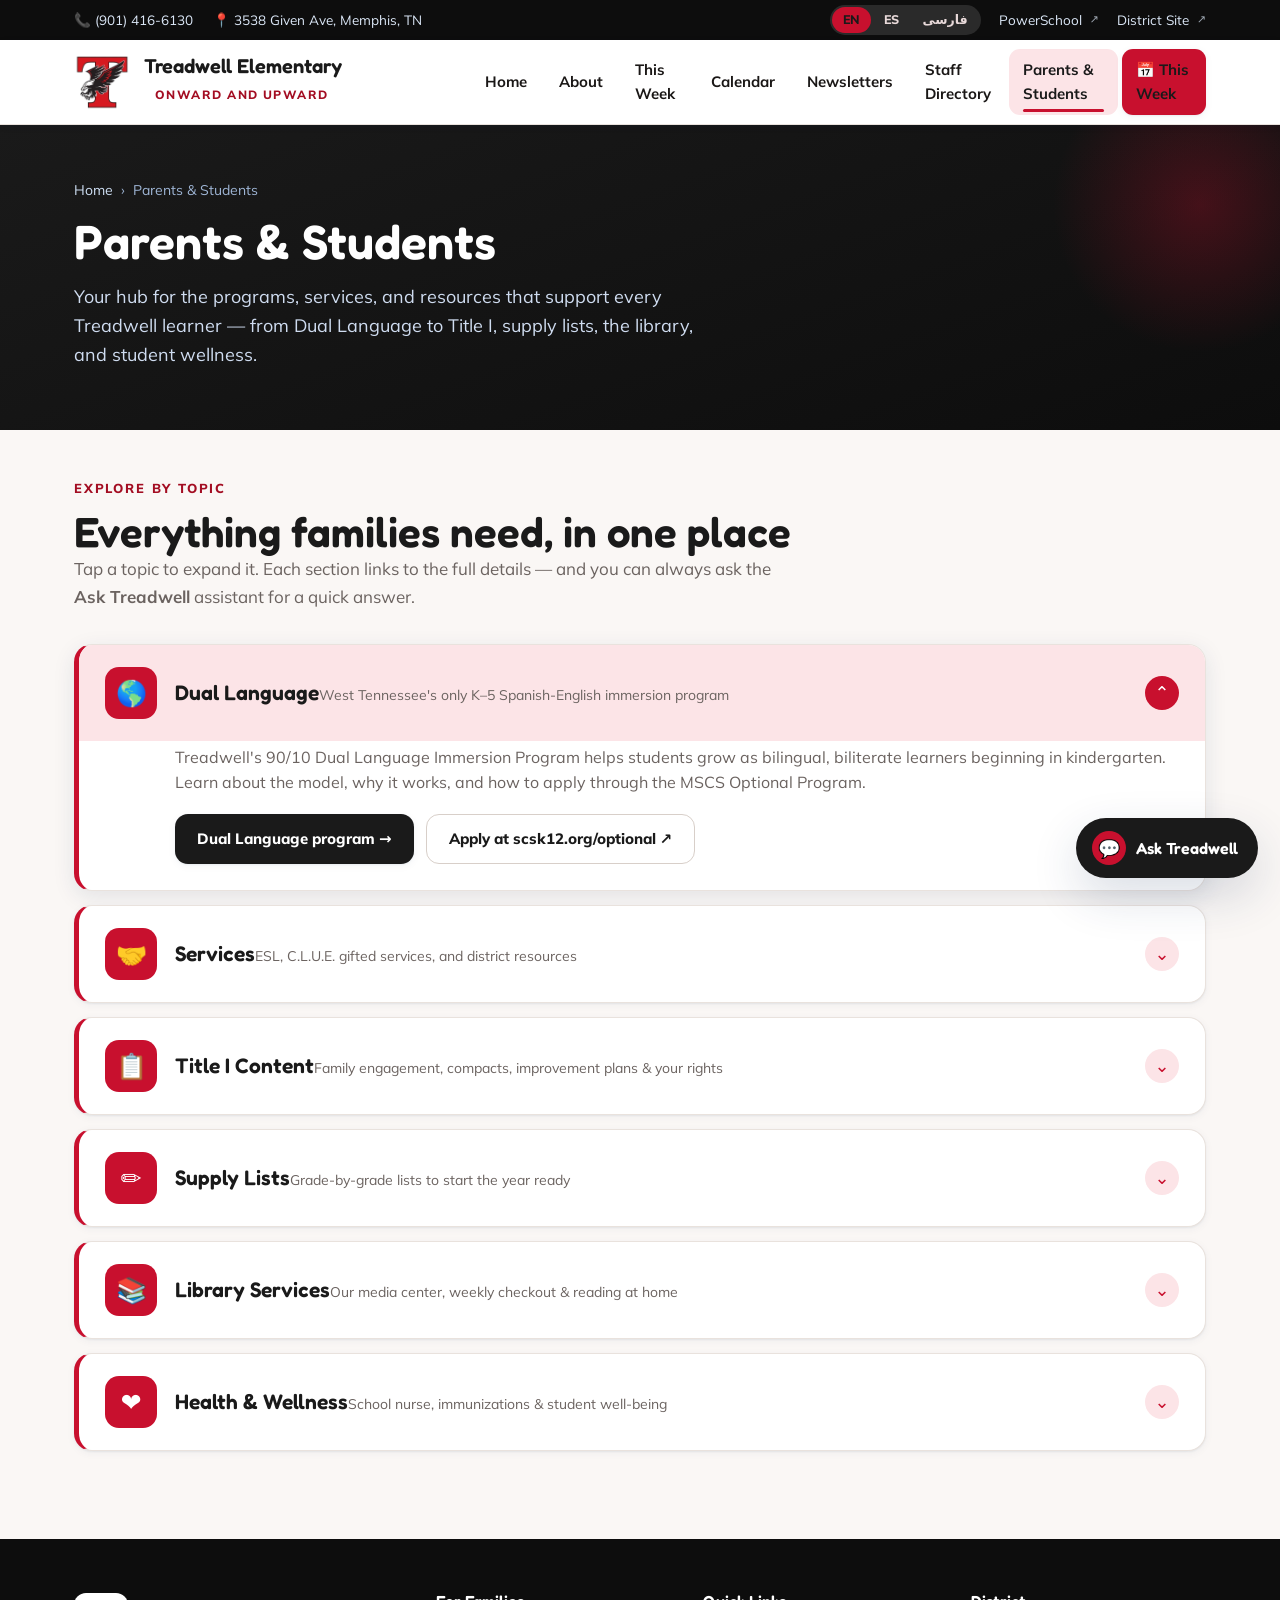
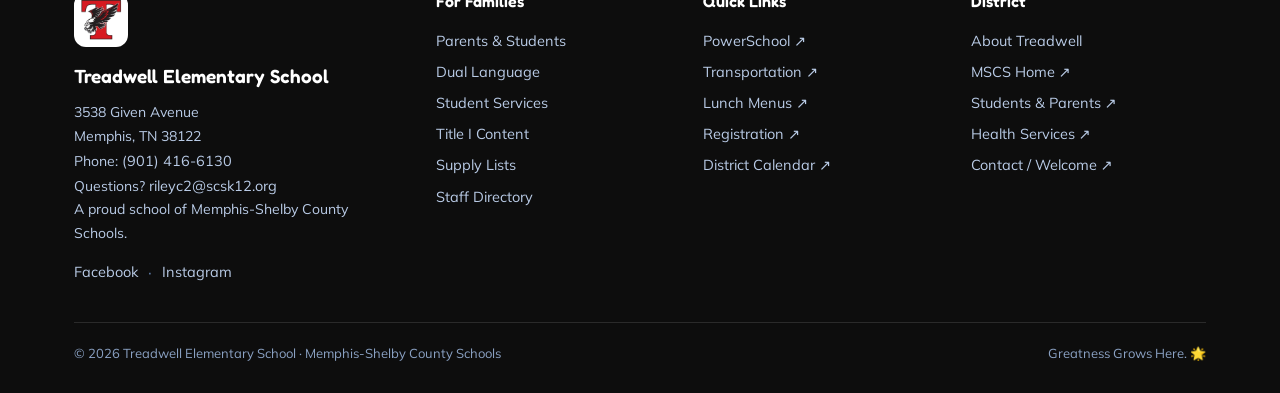
<file: parents-students.html>
<!DOCTYPE html>
<html lang="en">
<head>
<meta charset="UTF-8">
<meta name="viewport" content="width=device-width, initial-scale=1">
<title>Parents &amp; Students — Treadwell Elementary School</title>
<link rel="preconnect" href="https://fonts.googleapis.com">
<link rel="preconnect" href="https://fonts.gstatic.com" crossorigin>
<link href="https://fonts.googleapis.com/css2?family=Fredoka:wght@400;500;600;700&family=Mulish:wght@400;500;600;700;800&display=swap" rel="stylesheet">
<link rel="stylesheet" href="styles.css">
<style>
  .ps-intro{max-width:720px;margin-bottom:34px;}
  .ps-intro p{color:var(--muted);font-size:17px;}

  /* ---------- Red accordion ---------- */
  .acc{display:flex;flex-direction:column;gap:14px;}
  .acc-item{background:var(--surface);border:1px solid var(--border);border-radius:var(--radius);box-shadow:var(--shadow-sm);overflow:hidden;border-left:5px solid var(--blue);transition:box-shadow .15s;}
  .acc-item.open{box-shadow:var(--shadow-md);}
  .acc-head{width:100%;background:none;border:0;cursor:pointer;display:flex;align-items:center;gap:18px;padding:22px 26px;text-align:left;font-family:var(--body);transition:background .14s;}
  .acc-head:hover{background:var(--gold-soft);}
  .acc-item.open .acc-head{background:var(--gold-soft);}
  .acc-ic{width:52px;height:52px;border-radius:14px;background:var(--blue);color:#fff;display:flex;align-items:center;justify-content:center;font-size:25px;flex:none;}
  .acc-tt{flex:1;}
  .acc-tt .t{font-family:var(--display);font-weight:600;font-size:21px;color:var(--navy);line-height:1.1;}
  .acc-tt .s{font-size:14px;color:var(--muted);margin-top:3px;}
  .acc-chev{width:34px;height:34px;border-radius:50%;background:var(--blue-soft);color:var(--blue);display:flex;align-items:center;justify-content:center;font-size:18px;flex:none;transition:transform .2s,background .14s;}
  .acc-item.open .acc-chev{transform:rotate(180deg);background:var(--blue);color:#fff;}
  .acc-panel{max-height:0;overflow:hidden;transition:max-height .3s ease;}
  .acc-body{padding:4px 26px 26px 96px;}
  .acc-body p{color:var(--muted);font-size:16px;margin-bottom:18px;}
  .acc-links{display:flex;flex-wrap:wrap;gap:12px;}
  @media(max-width:560px){.acc-body{padding:4px 22px 24px 22px;}.acc-head{padding:18px;gap:14px;}}
</style>
</head>
<body data-page="parents">

<section class="page-hero">
  <div class="wrap">
    <div class="crumbs"><a href="index.html">Home</a> <span>›</span> Parents &amp; Students</div>
    <h1>Parents &amp; Students</h1>
    <p class="lede">Your hub for the programs, services, and resources that support every Treadwell learner — from Dual Language to Title I, supply lists, the library, and student wellness.</p>
  </div>
</section>

<section class="section tight">
  <div class="wrap">
    <div class="ps-intro">
      <div class="eyebrow">Explore by topic</div>
      <h2 class="section-title">Everything families need, in one place</h2>
      <p>Tap a topic to expand it. Each section links to the full details — and you can always ask the <strong>Ask Treadwell</strong> assistant for a quick answer.</p>
    </div>

    <div class="acc" id="acc">
      <div class="acc-item open">
        <button class="acc-head" aria-expanded="true">
          <span class="acc-ic">🌎</span>
          <span class="acc-tt"><span class="t">Dual Language</span><span class="s">West Tennessee's only K–5 Spanish-English immersion program</span></span>
          <span class="acc-chev">⌄</span>
        </button>
        <div class="acc-panel">
          <div class="acc-body">
            <p>Treadwell's 90/10 Dual Language Immersion Program helps students grow as bilingual, biliterate learners beginning in kindergarten. Learn about the model, why it works, and how to apply through the MSCS Optional Program.</p>
            <div class="acc-links">
              <a class="btn btn-primary" href="dual-language.html">Dual Language program →</a>
              <a class="btn btn-ghost" href="https://www.scsk12.org/optional/" target="_blank" rel="noopener">Apply at scsk12.org/optional ↗</a>
            </div>
          </div>
        </div>
      </div>

      <div class="acc-item">
        <button class="acc-head" aria-expanded="false">
          <span class="acc-ic">🤝</span>
          <span class="acc-tt"><span class="t">Services</span><span class="s">ESL, C.L.U.E. gifted services, and district resources</span></span>
          <span class="acc-chev">⌄</span>
        </button>
        <div class="acc-panel">
          <div class="acc-body">
            <p>From English as a Second Language (ESL) support to C.L.U.E. gifted services, Treadwell connects every learner with the right help. Find program details and quick links to district family resources.</p>
            <div class="acc-links">
              <a class="btn btn-primary" href="services.html">Student services →</a>
              <a class="btn btn-ghost" href="https://www.scsk12.org/students-parents" target="_blank" rel="noopener">District resources ↗</a>
            </div>
          </div>
        </div>
      </div>

      <div class="acc-item">
        <button class="acc-head" aria-expanded="false">
          <span class="acc-ic">📋</span>
          <span class="acc-tt"><span class="t">Title I Content</span><span class="s">Family engagement, compacts, improvement plans &amp; your rights</span></span>
          <span class="acc-chev">⌄</span>
        </button>
        <div class="acc-panel">
          <div class="acc-body">
            <p>As a schoolwide Title I school, Treadwell partners with families through our PLC, the School-Parent Compact, the School Improvement Plan, Parents' Right to Know, surveys, and more. See dates, documents, and how to get involved.</p>
            <div class="acc-links">
              <a class="btn btn-primary" href="title-i.html">Title I content →</a>
              <a class="btn btn-ghost" href="family-engagement.html">Family Engagement Plan →</a>
            </div>
          </div>
        </div>
      </div>

      <div class="acc-item">
        <button class="acc-head" aria-expanded="false">
          <span class="acc-ic">✏️</span>
          <span class="acc-tt"><span class="t">Supply Lists</span><span class="s">Grade-by-grade lists to start the year ready</span></span>
          <span class="acc-chev">⌄</span>
        </button>
        <div class="acc-panel">
          <div class="acc-body">
            <p>Find the 2025–2026 school supply list for your child's grade, Pre-K through 5th. Please label personal items with your child's name.</p>
            <div class="acc-links">
              <a class="btn btn-primary" href="supply-list.html">Supply lists by grade →</a>
            </div>
          </div>
        </div>
      </div>

      <div class="acc-item">
        <button class="acc-head" aria-expanded="false">
          <span class="acc-ic">📚</span>
          <span class="acc-tt"><span class="t">Library Services</span><span class="s">Our media center, weekly checkout &amp; reading at home</span></span>
          <span class="acc-chev">⌄</span>
        </button>
        <div class="acc-panel">
          <div class="acc-body">
            <p>The Treadwell library media center is the heart of our reading community. Students visit weekly to check out books, build research skills, and discover new favorites. Grades 3–5 books are due each Monday — please help your child keep them safe at home and return them on time.</p>
            <div class="acc-links">
              <a class="btn btn-primary" href="directory.html">Contact our Library Media specialist →</a>
              <a class="btn btn-ghost" href="https://www.scsk12.org" target="_blank" rel="noopener">MSCS Libraries ↗</a>
            </div>
          </div>
        </div>
      </div>

      <div class="acc-item">
        <button class="acc-head" aria-expanded="false">
          <span class="acc-ic">❤️</span>
          <span class="acc-tt"><span class="t">Health &amp; Wellness</span><span class="s">School nurse, immunizations &amp; student well-being</span></span>
          <span class="acc-chev">⌄</span>
        </button>
        <div class="acc-panel">
          <div class="acc-body">
            <p>Our school nurse supports students who feel unwell, manage medications, and meet Tennessee immunization requirements. Please keep your child's emergency contacts and health forms up to date through the front office, and reach out anytime with a health concern.</p>
            <div class="acc-links">
              <a class="btn btn-primary" href="tel:9014166130">📞 Call the school nurse</a>
              <a class="btn btn-ghost" href="https://www.scsk12.org/health" target="_blank" rel="noopener">District Health Services ↗</a>
            </div>
          </div>
        </div>
      </div>
    </div>
  </div>
</section>

<div id="site-footer-mount"></div>
<script src="site.js"></script>
<script src="chatbot.js"></script>
<script>
(function () {
  const items = [...document.querySelectorAll("#acc .acc-item")];
  function setOpen(item, open) {
    item.classList.toggle("open", open);
    const head = item.querySelector(".acc-head");
    const panel = item.querySelector(".acc-panel");
    head.setAttribute("aria-expanded", open);
    panel.style.maxHeight = open ? panel.scrollHeight + "px" : "0px";
  }
  items.forEach((item) => {
    const head = item.querySelector(".acc-head");
    head.addEventListener("click", () => {
      const isOpen = item.classList.contains("open");
      items.forEach((it) => setOpen(it, it === item && !isOpen));
    });
  });
  // open the default item to its full height after layout
  const first = document.querySelector("#acc .acc-item.open");
  if (first) setOpen(first, true);
  window.addEventListener("resize", () => {
    const open = document.querySelector("#acc .acc-item.open");
    if (open) open.querySelector(".acc-panel").style.maxHeight = open.querySelector(".acc-panel").scrollHeight + "px";
  });
})();
</script>
<script src="i18n.js"></script>
</body>
</html>
</file>
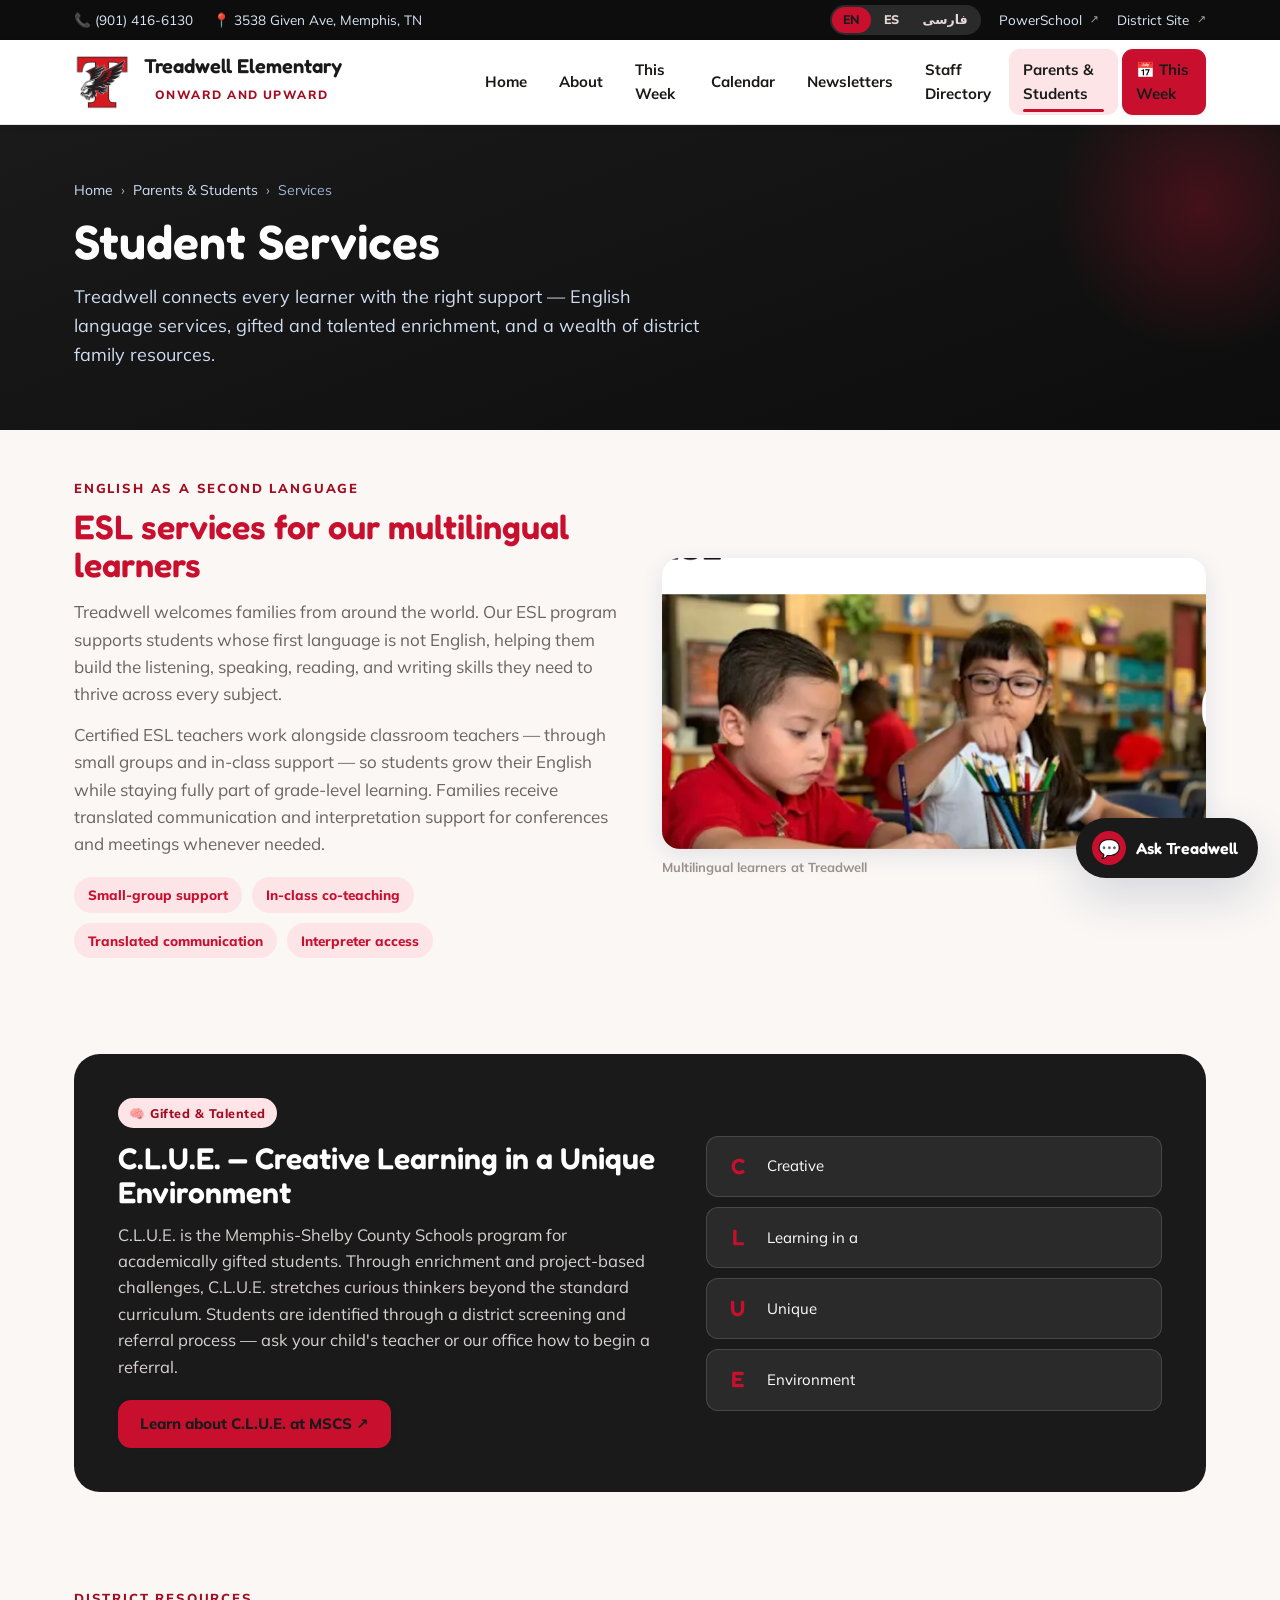
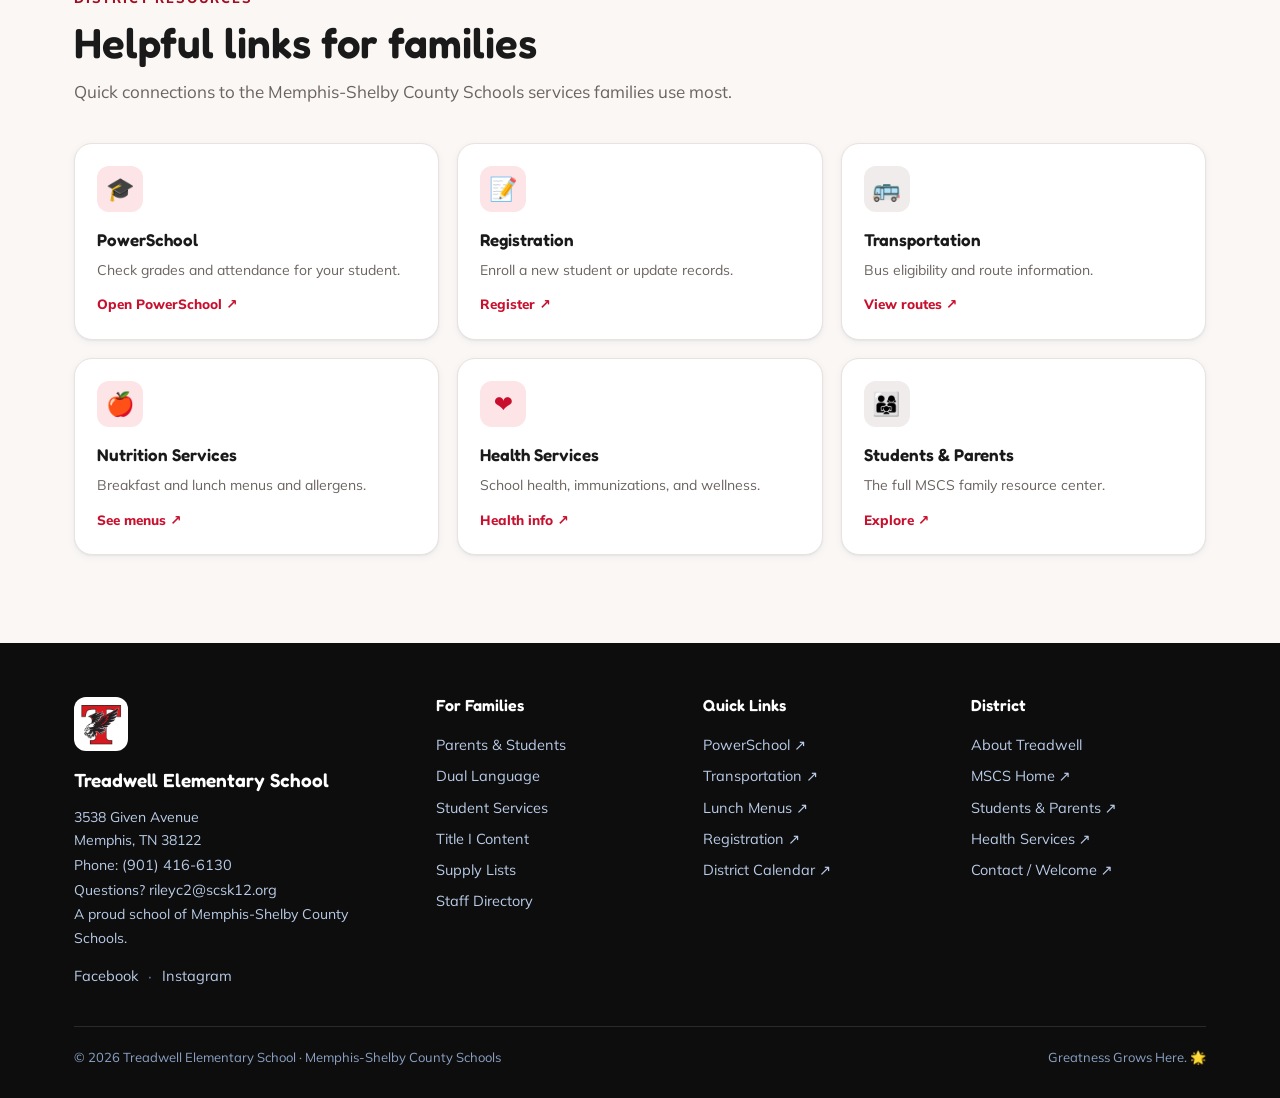
<file: services.html>
<!DOCTYPE html>
<html lang="en">
<head>
<meta charset="UTF-8">
<meta name="viewport" content="width=device-width, initial-scale=1">
<title>Services — Treadwell Elementary School</title>
<link rel="preconnect" href="https://fonts.googleapis.com">
<link rel="preconnect" href="https://fonts.gstatic.com" crossorigin>
<link href="https://fonts.googleapis.com/css2?family=Fredoka:wght@400;500;600;700&family=Mulish:wght@400;500;600;700;800&display=swap" rel="stylesheet">
<link rel="stylesheet" href="styles.css">
<style>
  .feature{display:grid;grid-template-columns:1fr 1fr;gap:44px;align-items:center;}
  .feature h2{font-size:clamp(24px,3vw,34px);color:var(--blue);}
  .feature p{color:var(--muted);font-size:17px;margin-top:14px;}
  .feature img{width:100%;border-radius:var(--radius);box-shadow:var(--shadow-md);display:block;}
  figure{margin:0;}
  figure figcaption{font-size:13px;color:var(--faint);margin-top:8px;font-weight:700;}
  @media(max-width:760px){.feature{grid-template-columns:1fr;gap:26px;}}

  .pillrow{display:flex;flex-wrap:wrap;gap:10px;margin-top:20px;}
  .chip{background:var(--blue-soft);color:var(--blue);font-weight:800;font-size:13.5px;padding:7px 14px;border-radius:999px;}

  .clue{background:var(--navy);color:#fff;border-radius:var(--radius-lg);padding:44px;display:grid;grid-template-columns:1.2fr 1fr;gap:40px;align-items:center;}
  .clue h2{color:#fff;font-size:30px;}
  .clue p{color:#d8d2d2;font-size:16.5px;margin-top:12px;}
  .clue-acro{display:flex;flex-direction:column;gap:10px;}
  .clue-acro .row{display:flex;align-items:center;gap:14px;background:rgba(255,255,255,.07);border:1px solid rgba(255,255,255,.14);border-radius:12px;padding:12px 16px;}
  .clue-acro .lt{font-family:var(--display);font-weight:600;font-size:22px;color:var(--gold);width:30px;flex:none;text-align:center;}
  .clue-acro .wd{font-size:15px;}
  @media(max-width:680px){.clue{grid-template-columns:1fr;gap:26px;padding:28px;}}

  .res-grid{display:grid;grid-template-columns:repeat(3,1fr);gap:18px;}
  @media(max-width:820px){.res-grid{grid-template-columns:1fr 1fr;}}
  @media(max-width:520px){.res-grid{grid-template-columns:1fr;}}
  .res{display:block;background:var(--surface);border:1px solid var(--border);border-radius:var(--radius);padding:22px;box-shadow:var(--shadow-sm);transition:transform .14s,box-shadow .14s,border-color .14s;}
  .res:hover{transform:translateY(-3px);box-shadow:var(--shadow-md);border-color:var(--gold);}
  .res .ic{width:46px;height:46px;border-radius:12px;background:var(--blue-soft);display:flex;align-items:center;justify-content:center;font-size:23px;margin-bottom:14px;}
  .res .rt{font-family:var(--display);font-weight:600;font-size:17px;color:var(--navy);}
  .res .rd{color:var(--muted);font-size:14px;margin-top:6px;}
  .res .go{color:var(--blue);font-weight:800;font-size:13.5px;margin-top:12px;display:inline-block;}
</style>
</head>
<body data-page="parents">

<section class="page-hero">
  <div class="wrap">
    <div class="crumbs"><a href="index.html">Home</a> <span>›</span> <a href="parents-students.html">Parents &amp; Students</a> <span>›</span> Services</div>
    <h1>Student Services</h1>
    <p class="lede">Treadwell connects every learner with the right support — English language services, gifted and talented enrichment, and a wealth of district family resources.</p>
  </div>
</section>

<!-- ESL -->
<section class="section tight">
  <div class="wrap feature">
    <div>
      <div class="eyebrow">English as a Second Language</div>
      <h2>ESL services for our multilingual learners</h2>
      <p>Treadwell welcomes families from around the world. Our ESL program supports students whose first language is not English, helping them build the listening, speaking, reading, and writing skills they need to thrive across every subject.</p>
      <p>Certified ESL teachers work alongside classroom teachers — through small groups and in-class support — so students grow their English while staying fully part of grade-level learning. Families receive translated communication and interpretation support for conferences and meetings whenever needed.</p>
      <div class="pillrow">
        <span class="chip">Small-group support</span>
        <span class="chip">In-class co-teaching</span>
        <span class="chip">Translated communication</span>
        <span class="chip">Interpreter access</span>
      </div>
    </div>
    <figure>
      <img src="img-esl.png" alt="Treadwell multilingual learners working together">
      <figcaption>Multilingual learners at Treadwell</figcaption>
    </figure>
  </div>
</section>

<!-- C.L.U.E. -->
<section class="section tight">
  <div class="wrap">
    <div class="clue">
      <div>
        <span class="tag tag-gold">🧠 Gifted &amp; Talented</span>
        <h2 style="margin-top:14px">C.L.U.E. — Creative Learning in a Unique Environment</h2>
        <p>C.L.U.E. is the Memphis-Shelby County Schools program for academically gifted students. Through enrichment and project-based challenges, C.L.U.E. stretches curious thinkers beyond the standard curriculum. Students are identified through a district screening and referral process — ask your child's teacher or our office how to begin a referral.</p>
        <a class="btn btn-gold" style="margin-top:20px" href="https://www.scsk12.org" target="_blank" rel="noopener">Learn about C.L.U.E. at MSCS ↗</a>
      </div>
      <div class="clue-acro">
        <div class="row"><span class="lt">C</span><span class="wd">Creative</span></div>
        <div class="row"><span class="lt">L</span><span class="wd">Learning in a</span></div>
        <div class="row"><span class="lt">U</span><span class="wd">Unique</span></div>
        <div class="row"><span class="lt">E</span><span class="wd">Environment</span></div>
      </div>
    </div>
  </div>
</section>

<!-- District resources -->
<section class="section tight">
  <div class="wrap">
    <div class="section-head">
      <div class="eyebrow">District Resources</div>
      <h2 class="section-title">Helpful links for families</h2>
      <p>Quick connections to the Memphis-Shelby County Schools services families use most.</p>
    </div>
    <div class="res-grid">
      <a class="res" href="https://scstn.powerschool.com/public/home.html" target="_blank" rel="noopener">
        <div class="ic">🎓</div><div class="rt">PowerSchool</div><div class="rd">Check grades and attendance for your student.</div><span class="go">Open PowerSchool ↗</span></a>
      <a class="res" href="https://www.scsk12.org/registration" target="_blank" rel="noopener">
        <div class="ic" style="background:var(--gold-soft)">📝</div><div class="rt">Registration</div><div class="rd">Enroll a new student or update records.</div><span class="go">Register ↗</span></a>
      <a class="res" href="https://www.scsk12.org/transportation" target="_blank" rel="noopener">
        <div class="ic" style="background:var(--green-soft)">🚌</div><div class="rt">Transportation</div><div class="rd">Bus eligibility and route information.</div><span class="go">View routes ↗</span></a>
      <a class="res" href="https://schools.mealviewer.com/results/shelby%20county" target="_blank" rel="noopener">
        <div class="ic" style="background:var(--gold-soft)">🍎</div><div class="rt">Nutrition Services</div><div class="rd">Breakfast and lunch menus and allergens.</div><span class="go">See menus ↗</span></a>
      <a class="res" href="https://www.scsk12.org/health" target="_blank" rel="noopener">
        <div class="ic">❤️</div><div class="rt">Health Services</div><div class="rd">School health, immunizations, and wellness.</div><span class="go">Health info ↗</span></a>
      <a class="res" href="https://www.scsk12.org/students-parents" target="_blank" rel="noopener">
        <div class="ic" style="background:var(--green-soft)">👨‍👩‍👧</div><div class="rt">Students &amp; Parents</div><div class="rd">The full MSCS family resource center.</div><span class="go">Explore ↗</span></a>
    </div>
  </div>
</section>

<div id="site-footer-mount"></div>
<script src="site.js"></script>
<script src="chatbot.js"></script>
<script src="i18n.js"></script>
</body>
</html>
</file>
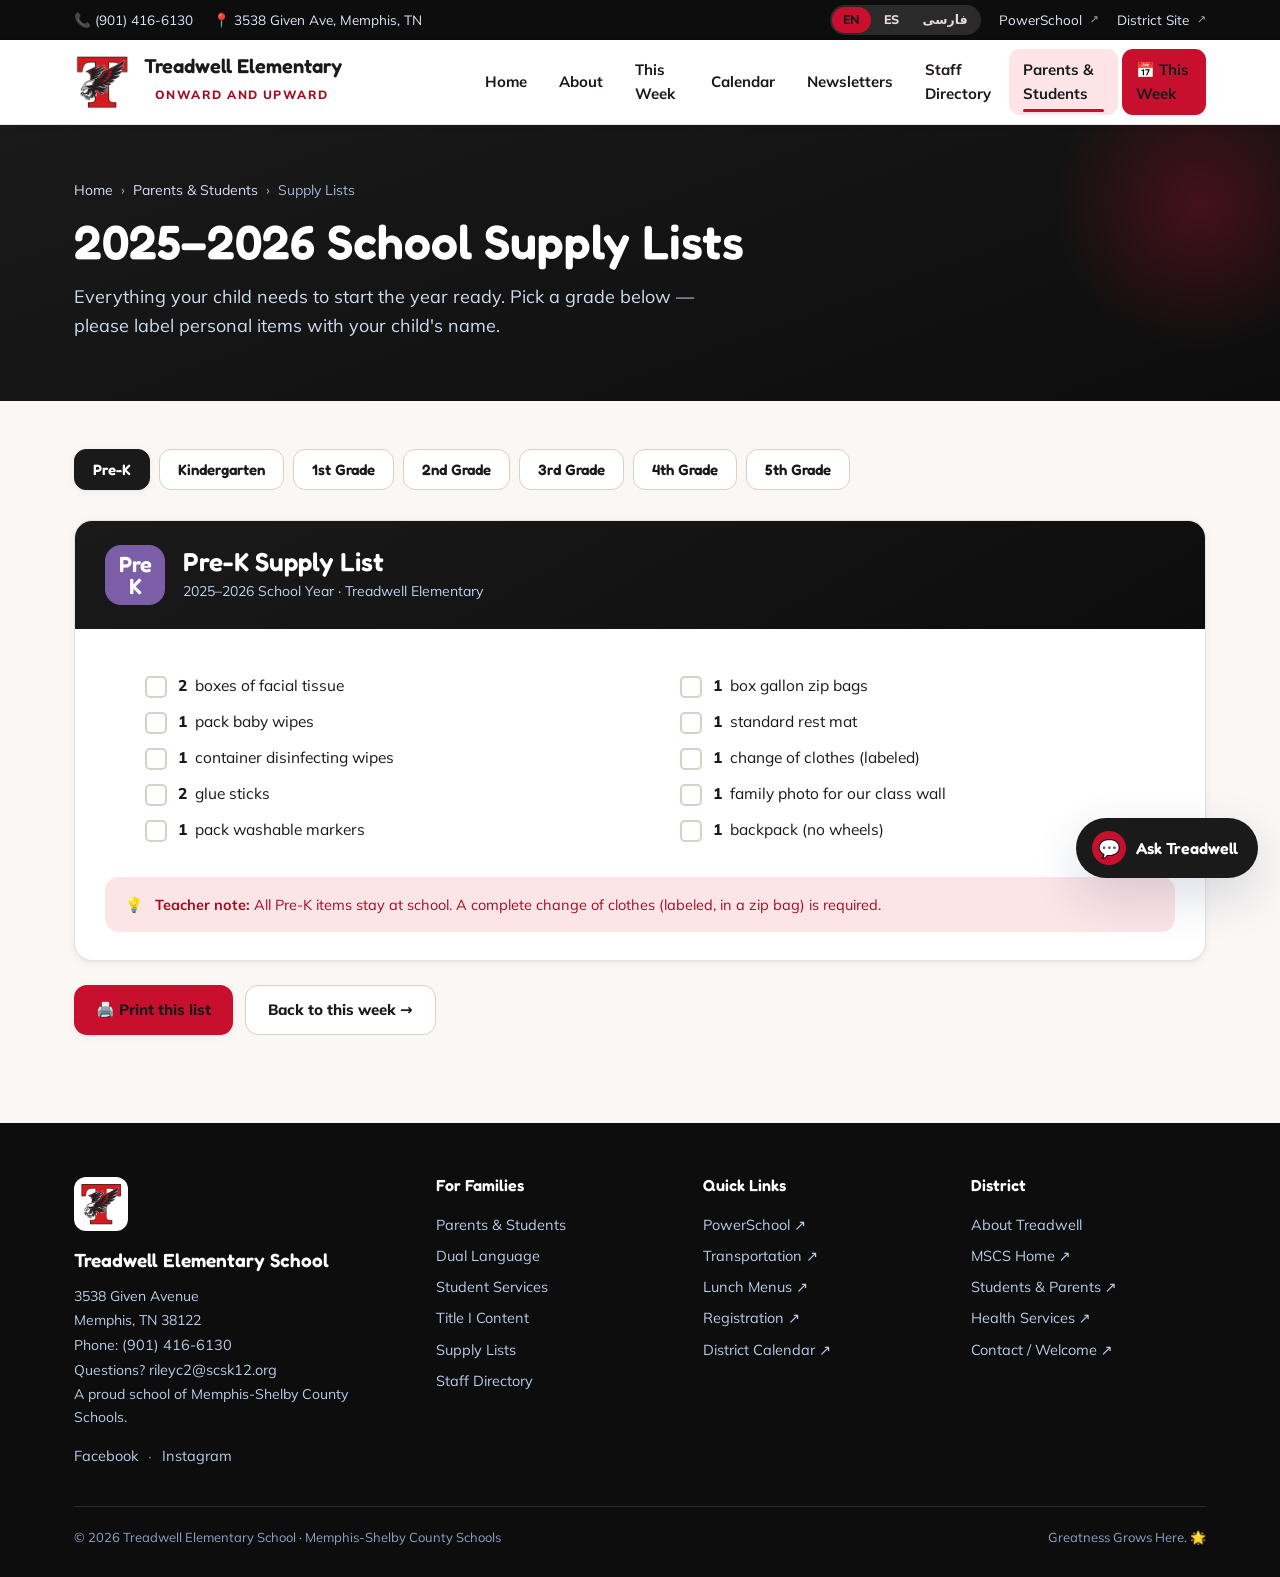
<file: supply-list.html>
<!DOCTYPE html>
<html lang="en">
<head>
<meta charset="UTF-8">
<meta name="viewport" content="width=device-width, initial-scale=1">
<title>Supply Lists — Treadwell Elementary School</title>
<link rel="preconnect" href="https://fonts.googleapis.com">
<link rel="preconnect" href="https://fonts.gstatic.com" crossorigin>
<link href="https://fonts.googleapis.com/css2?family=Fredoka:wght@400;500;600;700&family=Mulish:wght@400;500;600;700;800&display=swap" rel="stylesheet">
<link rel="stylesheet" href="styles.css">
<style>
  .grade-tabs{display:flex;gap:9px;flex-wrap:wrap;margin-bottom:30px;}
  .gtab{background:var(--surface);border:1.5px solid var(--border-strong);color:var(--navy);font-family:var(--display);font-weight:600;font-size:15px;
    padding:10px 18px;border-radius:12px;cursor:pointer;transition:all .14s;}
  .gtab:hover{border-color:var(--gold);}
  .gtab.active{background:var(--navy);color:#fff;border-color:var(--navy);box-shadow:var(--shadow-sm);}
  .supply-card{padding:0;overflow:hidden;}
  .sc-head{padding:24px 30px;background:linear-gradient(150deg,var(--navy),var(--navy-deep));color:#fff;display:flex;align-items:center;gap:18px;}
  .sc-head .badge{width:60px;height:60px;border-radius:16px;background:var(--gold);color:var(--navy);display:flex;align-items:center;justify-content:center;font-family:var(--display);font-weight:600;font-size:22px;flex:none;text-align:center;line-height:1;}
  .sc-head h2{color:#fff;font-size:26px;}
  .sc-head p{color:#bcd2ee;font-size:14px;margin-top:3px;}
  .sc-body{padding:28px 30px;}
  .supply-cols{columns:2;column-gap:40px;}
  @media(max-width:640px){.supply-cols{columns:1;}}
  .supply-cols li{break-inside:avoid;display:flex;gap:11px;align-items:flex-start;font-size:15.5px;margin-bottom:11px;list-style:none;}
  .supply-cols li::before{content:"";width:18px;height:18px;border:2px solid var(--border-strong);border-radius:5px;flex:none;margin-top:3px;}
  .supply-cols ul{padding:0;margin:0;}
  .supply-cols .qty{font-weight:800;color:var(--navy);}
  .note{background:var(--gold-soft);border-radius:14px;padding:16px 20px;font-size:14.5px;color:var(--gold-deep);margin-top:24px;display:flex;gap:12px;align-items:flex-start;}
  .note b{color:var(--gold-deep);}
  .actions{display:flex;gap:12px;flex-wrap:wrap;margin-top:24px;}
  @media print{.site-header,.topbar,.site-footer,.cbot-fab,.cbot-panel,.grade-tabs,.actions,.page-hero .lede{display:none!important;}
    .supply-card{box-shadow:none;border:1px solid #ccc;}body{background:#fff;}}
</style>
</head>
<body data-page="parents">

<section class="page-hero">
  <div class="wrap">
    <div class="crumbs"><a href="index.html">Home</a> <span>›</span> <a href="parents-students.html">Parents &amp; Students</a> <span>›</span> Supply Lists</div>
    <h1>2025–2026 School Supply Lists</h1>
    <p class="lede">Everything your child needs to start the year ready. Pick a grade below — please label personal items with your child's name.</p>
  </div>
</section>

<section class="section tight">
  <div class="wrap">
    <div class="grade-tabs" id="grade-tabs"></div>
    <div class="card supply-card" id="supply-card"></div>
    <div class="actions">
      <button class="btn btn-gold" onclick="window.print()">🖨️ Print this list</button>
      <a class="btn btn-ghost" href="this-week.html">Back to this week →</a>
    </div>
  </div>
</section>

<div id="site-footer-mount"></div>
<script src="site.js"></script>
<script src="chatbot.js"></script>
<script>
const GRADES = {
  "Pre-K": {color:"#7b5ea7", note:"All Pre-K items stay at school. A complete change of clothes (labeled, in a zip bag) is required.", items:[
    ["2","boxes of facial tissue"],["1","pack baby wipes"],["1","container disinfecting wipes"],["2","glue sticks"],["1","pack washable markers"],
    ["1","box gallon zip bags"],["1","standard rest mat"],["1","change of clothes (labeled)"],["1","family photo for our class wall"],["1","backpack (no wheels)"]]},
  "Kindergarten": {color:"#2a6cb0", note:"Please send a small backpack large enough to hold a folder — no wheels, please.", items:[
    ["24","#2 pencils, sharpened"],["8","glue sticks"],["1","pack of crayons (24 ct)"],["2","pink erasers"],["1","pair blunt-tip scissors"],
    ["2","plastic folders with pockets"],["1","primary composition notebook"],["2","boxes facial tissue"],["1","container disinfecting wipes"],["1","headphones (not earbuds)"]]},
  "1st Grade": {color:"#3f9a6d", note:"Replenish pencils and glue sticks mid-year as needed — we go through a lot!", items:[
    ["36","#2 pencils, sharpened"],["10","glue sticks"],["2","packs crayons (24 ct)"],["4","wide-ruled composition notebooks"],["3","plastic folders with pockets"],
    ["1","pair scissors"],["1","pack pink erasers"],["1","pencil box"],["2","boxes facial tissue"],["1","pair headphones"]]},
  "2nd Grade": {color:"#d9981f", note:"Mark folders and notebooks by subject color if possible (red = reading, blue = math).", items:[
    ["36","#2 pencils"],["4","wide-ruled composition notebooks"],["4","plastic folders with pockets"],["2","packs crayons or colored pencils"],["6","glue sticks"],
    ["2","highlighters"],["1","pair scissors"],["1","pencil pouch"],["2","containers disinfecting wipes"],["1","pair headphones"]]},
  "3rd Grade": {color:"#e3674f", note:"Students begin using a planner daily — please check and initial it each evening.", items:[
    ["36","#2 pencils"],["5","wide-ruled composition notebooks"],["1","pack loose-leaf paper"],["4","two-pocket folders"],["1","pack colored pencils"],
    ["4","highlighters"],["6","glue sticks"],["1","pair scissors"],["1","pencil pouch"],["1","pair headphones"]]},
  "4th Grade": {color:"#2a6cb0", note:"A handheld pencil sharpener with a lid is very helpful for this grade.", items:[
    ["36","#2 pencils"],["5","composition notebooks"],["2","packs loose-leaf paper"],["5","two-pocket folders"],["1","pack colored pencils"],
    ["4","dry-erase markers"],["4","highlighters"],["1","pair scissors"],["1","12-inch ruler"],["1","pair earbuds/headphones"]]},
  "5th Grade": {color:"#16335c", note:"5th graders are expected to keep an organized binder — a 1.5\" binder with dividers is recommended.", items:[
    ["48","#2 pencils"],["1","1.5\" three-ring binder"],["1","pack tab dividers"],["3","packs loose-leaf paper"],["5","composition notebooks"],
    ["1","pack colored pencils"],["4","dry-erase markers"],["4","highlighters"],["1","scientific-friendly ruler"],["1","pair earbuds/headphones"]]},
};
const tabsEl = document.getElementById("grade-tabs");
const cardEl = document.getElementById("supply-card");
const names = Object.keys(GRADES);
function shortBadge(name){return name==="Pre-K"?"Pre<br>K":name==="Kindergarten"?"K":name.replace(/(st|nd|rd|th) Grade/,"").trim();}
function render(name){
  const g = GRADES[name];
  cardEl.innerHTML = `
    <div class="sc-head">
      <div class="badge" style="background:${g.color};color:#fff">${shortBadge(name)}</div>
      <div><h2>${name} Supply List</h2><p>2025–2026 School Year · Treadwell Elementary</p></div>
    </div>
    <div class="sc-body">
      <ul class="supply-cols">${g.items.map(([q,t])=>`<li><span><span class="qty">${q}</span> &nbsp;${t}</span></li>`).join("")}</ul>
      <div class="note">💡 <div><b>Teacher note:</b> ${g.note}</div></div>
    </div>`;
  [...tabsEl.children].forEach(b=>b.classList.toggle("active",b.dataset.g===name));
}
names.forEach(n=>{
  const b=document.createElement("button");
  b.className="gtab";b.dataset.g=n;b.textContent=n;
  b.addEventListener("click",()=>render(n));
  tabsEl.appendChild(b);
});
render(names[0]);
</script>
<script src="i18n.js"></script>
</body>
</html>
</file>
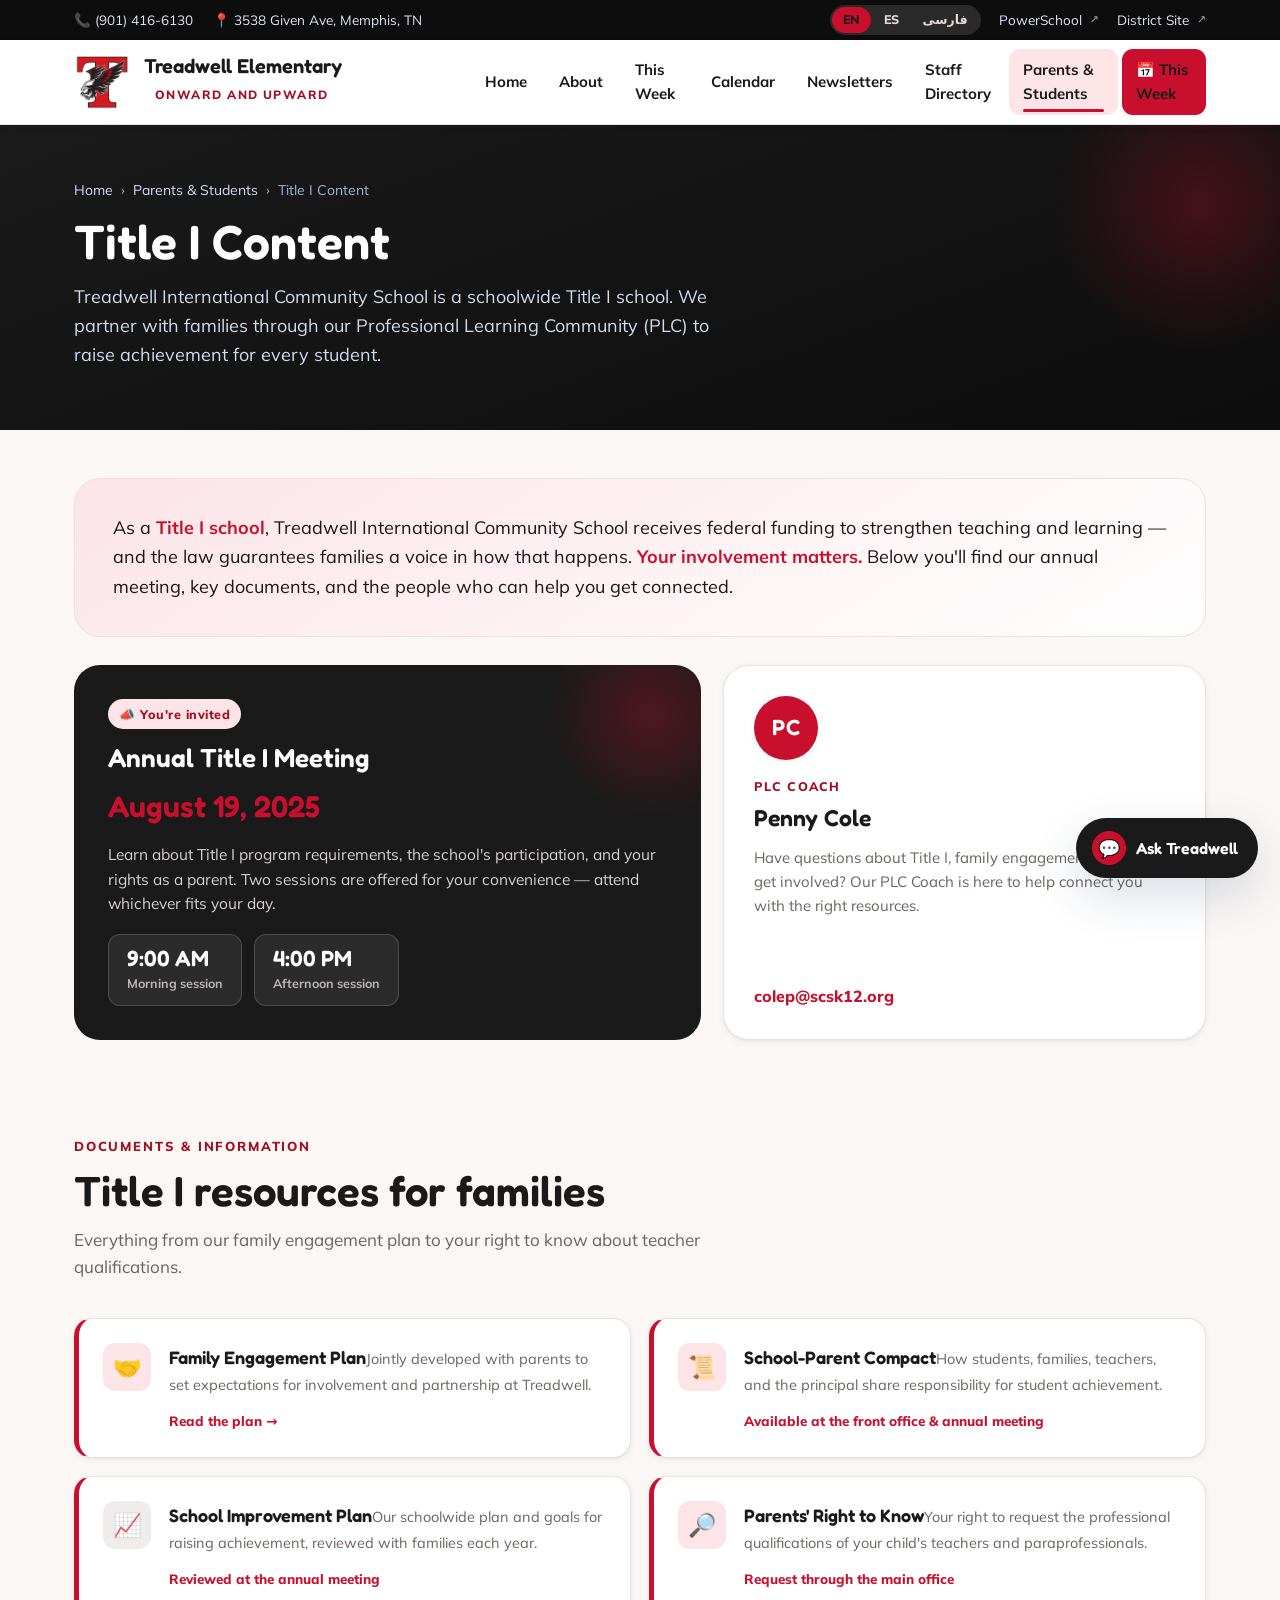
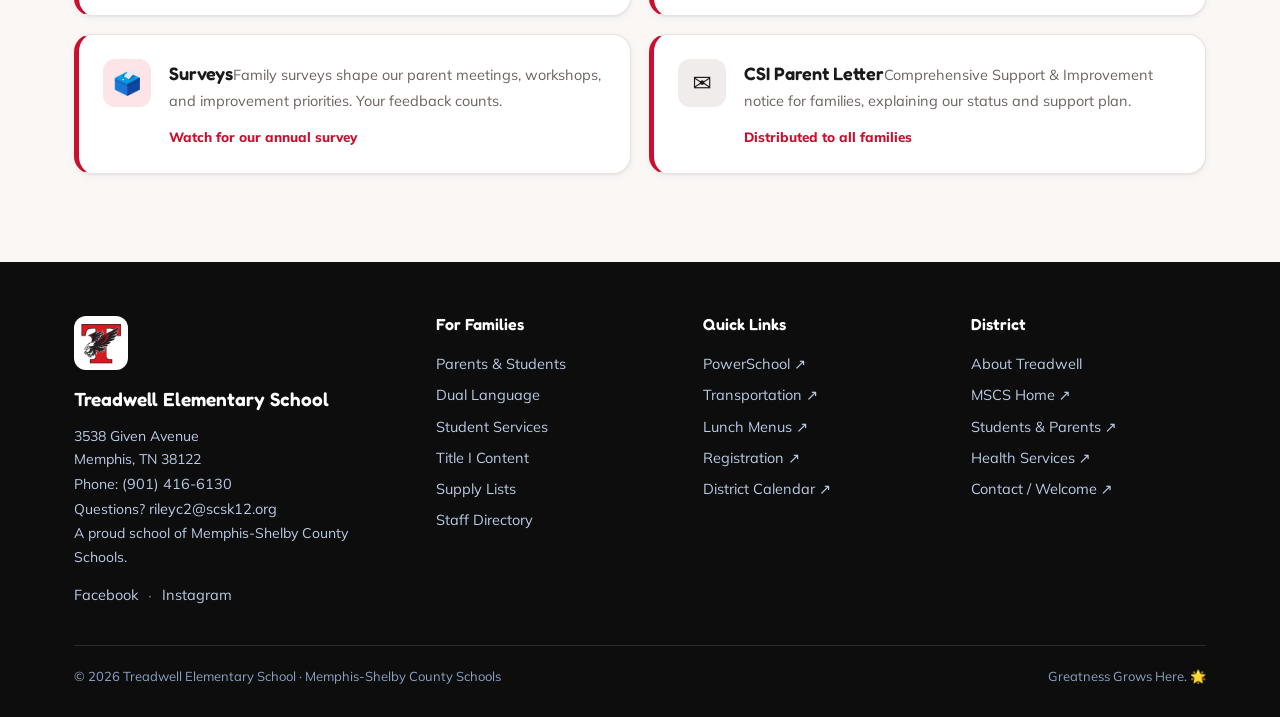
<file: title-i.html>
<!DOCTYPE html>
<html lang="en">
<head>
<meta charset="UTF-8">
<meta name="viewport" content="width=device-width, initial-scale=1">
<title>Title I Content — Treadwell Elementary School</title>
<link rel="preconnect" href="https://fonts.googleapis.com">
<link rel="preconnect" href="https://fonts.gstatic.com" crossorigin>
<link href="https://fonts.googleapis.com/css2?family=Fredoka:wght@400;500;600;700&family=Mulish:wght@400;500;600;700;800&display=swap" rel="stylesheet">
<link rel="stylesheet" href="styles.css">
<style>
  .intro-card{background:linear-gradient(150deg,var(--gold-soft),#fff);border:1px solid var(--border);border-radius:var(--radius-lg);padding:34px 38px;}
  .intro-card p{font-size:18px;color:var(--ink);line-height:1.65;}
  .intro-card p strong{color:var(--blue);}

  /* meeting + coach band */
  .band{display:grid;grid-template-columns:1.3fr 1fr;gap:22px;margin-top:28px;}
  @media(max-width:760px){.band{grid-template-columns:1fr;}}
  .meeting{background:var(--navy);color:#fff;border-radius:var(--radius-lg);padding:34px;position:relative;overflow:hidden;}
  .meeting::after{content:"";position:absolute;right:-60px;top:-60px;width:220px;height:220px;border-radius:50%;background:radial-gradient(circle,rgba(200,16,46,.3),transparent 65%);}
  .meeting h2{color:#fff;font-size:26px;margin-top:14px;position:relative;}
  .meeting .date{font-family:var(--display);font-weight:600;font-size:30px;color:var(--gold);margin-top:10px;position:relative;}
  .meeting p{color:#d8d2d2;font-size:15.5px;margin-top:12px;position:relative;}
  .sessions{display:flex;gap:12px;margin-top:18px;position:relative;flex-wrap:wrap;}
  .sess{background:rgba(255,255,255,.08);border:1px solid rgba(255,255,255,.16);border-radius:12px;padding:12px 18px;}
  .sess .ti{font-family:var(--display);font-weight:600;font-size:22px;color:#fff;line-height:1;}
  .sess .lb{font-size:12.5px;color:#bdb6b6;margin-top:4px;font-weight:700;}
  .coach{background:var(--surface);border:1px solid var(--border);border-radius:var(--radius-lg);padding:30px;box-shadow:var(--shadow-sm);display:flex;flex-direction:column;}
  .coach .avatar{width:64px;height:64px;font-size:22px;background:var(--blue);margin-bottom:16px;}
  .coach .role{font-size:12.5px;font-weight:800;letter-spacing:.1em;text-transform:uppercase;color:var(--gold-deep);}
  .coach .nm{font-family:var(--display);font-weight:600;font-size:23px;color:var(--navy);margin-top:4px;}
  .coach p{color:var(--muted);font-size:15px;margin-top:10px;}
  .coach a.em{margin-top:auto;padding-top:16px;font-weight:800;color:var(--blue);word-break:break-all;}

  .ti-grid{display:grid;grid-template-columns:1fr 1fr;gap:18px;}
  @media(max-width:720px){.ti-grid{grid-template-columns:1fr;}}
  .ti-card{display:flex;gap:18px;background:var(--surface);border:1px solid var(--border);border-left:5px solid var(--blue);border-radius:var(--radius);padding:24px;box-shadow:var(--shadow-sm);transition:transform .14s,box-shadow .14s;}
  .ti-card:hover{transform:translateY(-3px);box-shadow:var(--shadow-md);}
  .ti-card .ic{width:48px;height:48px;border-radius:12px;background:var(--blue-soft);display:flex;align-items:center;justify-content:center;font-size:23px;flex:none;}
  .ti-card .tt{font-family:var(--display);font-weight:600;font-size:18px;color:var(--navy);}
  .ti-card .ds{color:var(--muted);font-size:14.5px;margin-top:6px;line-height:1.55;}
  .ti-card .go{color:var(--blue);font-weight:800;font-size:13.5px;margin-top:12px;display:inline-block;}
</style>
</head>
<body data-page="parents">

<section class="page-hero">
  <div class="wrap">
    <div class="crumbs"><a href="index.html">Home</a> <span>›</span> <a href="parents-students.html">Parents &amp; Students</a> <span>›</span> Title I Content</div>
    <h1>Title I Content</h1>
    <p class="lede">Treadwell International Community School is a schoolwide Title I school. We partner with families through our Professional Learning Community (PLC) to raise achievement for every student.</p>
  </div>
</section>

<section class="section tight">
  <div class="wrap">
    <div class="intro-card">
      <p>As a <strong>Title I school</strong>, Treadwell International Community School receives federal funding to strengthen teaching and learning — and the law guarantees families a voice in how that happens. <strong>Your involvement matters.</strong> Below you'll find our annual meeting, key documents, and the people who can help you get connected.</p>
    </div>

    <div class="band">
      <div class="meeting">
        <span class="tag tag-gold">📣 You're invited</span>
        <h2>Annual Title I Meeting</h2>
        <div class="date">August 19, 2025</div>
        <p>Learn about Title I program requirements, the school's participation, and your rights as a parent. Two sessions are offered for your convenience — attend whichever fits your day.</p>
        <div class="sessions">
          <div class="sess"><div class="ti">9:00 AM</div><div class="lb">Morning session</div></div>
          <div class="sess"><div class="ti">4:00 PM</div><div class="lb">Afternoon session</div></div>
        </div>
      </div>
      <div class="coach">
        <div class="avatar">PC</div>
        <div class="role">PLC Coach</div>
        <div class="nm">Penny Cole</div>
        <p>Have questions about Title I, family engagement, or how to get involved? Our PLC Coach is here to help connect you with the right resources.</p>
        <a class="em" href="mailto:colep@scsk12.org">colep@scsk12.org</a>
      </div>
    </div>
  </div>
</section>

<section class="section tight">
  <div class="wrap">
    <div class="section-head">
      <div class="eyebrow">Documents &amp; Information</div>
      <h2 class="section-title">Title I resources for families</h2>
      <p>Everything from our family engagement plan to your right to know about teacher qualifications.</p>
    </div>
    <div class="ti-grid">
      <a class="ti-card" href="family-engagement.html">
        <span class="ic">🤝</span>
        <span><span class="tt">Family Engagement Plan</span><span class="ds">Jointly developed with parents to set expectations for involvement and partnership at Treadwell.</span><span class="go">Read the plan →</span></span>
      </a>
      <div class="ti-card">
        <span class="ic" style="background:var(--gold-soft)">📜</span>
        <span><span class="tt">School-Parent Compact</span><span class="ds">How students, families, teachers, and the principal share responsibility for student achievement.</span><span class="go">Available at the front office &amp; annual meeting</span></span>
      </div>
      <div class="ti-card">
        <span class="ic" style="background:var(--green-soft)">📈</span>
        <span><span class="tt">School Improvement Plan</span><span class="ds">Our schoolwide plan and goals for raising achievement, reviewed with families each year.</span><span class="go">Reviewed at the annual meeting</span></span>
      </div>
      <div class="ti-card">
        <span class="ic">🔎</span>
        <span><span class="tt">Parents' Right to Know</span><span class="ds">Your right to request the professional qualifications of your child's teachers and paraprofessionals.</span><span class="go">Request through the main office</span></span>
      </div>
      <div class="ti-card">
        <span class="ic" style="background:var(--gold-soft)">🗳️</span>
        <span><span class="tt">Surveys</span><span class="ds">Family surveys shape our parent meetings, workshops, and improvement priorities. Your feedback counts.</span><span class="go">Watch for our annual survey</span></span>
      </div>
      <div class="ti-card">
        <span class="ic" style="background:var(--green-soft)">✉️</span>
        <span><span class="tt">CSI Parent Letter</span><span class="ds">Comprehensive Support &amp; Improvement notice for families, explaining our status and support plan.</span><span class="go">Distributed to all families</span></span>
      </div>
    </div>
  </div>
</section>

<div id="site-footer-mount"></div>
<script src="site.js"></script>
<script src="chatbot.js"></script>
<script src="i18n.js"></script>
</body>
</html>
</file>
<file: styles.css>
/* ============================================================
   Treadwell Elementary — shared design system
   ============================================================ */
:root{
  /* Treadwell red, black & white */
  --navy:#1a1a1a;        /* black — dark surfaces / headings */
  --navy-deep:#0d0d0d;
  --blue:#c8102e;        /* Treadwell red — brand / links */
  --blue-soft:#fce4e7;
  --sky:#fbf3f4;
  --gold:#c8102e;        /* red accent (CTAs, highlights) */
  --gold-deep:#a30d22;
  --gold-soft:#fce4e7;
  --green:#3f3f3f;       /* neutral dark (functional) */
  --green-soft:#efeceb;
  --coral:#c8102e;
  --ink:#1a1716;
  --muted:#6b6360;
  --faint:#9a918d;
  --bg:#faf7f5;
  --surface:#ffffff;
  --border:#e9e2dd;
  --border-strong:#d8cfc9;
  --shadow-sm:0 1px 2px rgba(22,51,92,.06), 0 2px 8px rgba(22,51,92,.05);
  --shadow-md:0 6px 22px rgba(22,51,92,.10);
  --shadow-lg:0 18px 48px rgba(22,51,92,.16);
  --radius:18px;
  --radius-sm:12px;
  --radius-lg:26px;
  --maxw:1180px;
  --display:'Fredoka', system-ui, sans-serif;
  --body:'Mulish', system-ui, sans-serif;
}

*{box-sizing:border-box;}
html{scroll-behavior:smooth;}
body{
  margin:0;
  font-family:var(--body);
  color:var(--ink);
  background:var(--bg);
  line-height:1.6;
  -webkit-font-smoothing:antialiased;
  text-rendering:optimizeLegibility;
}
h1,h2,h3,h4,h5{font-family:var(--display);font-weight:600;line-height:1.12;color:var(--navy);margin:0;}
p{margin:0;}
a{color:var(--blue);text-decoration:none;}
img{max-width:100%;display:block;}
.wrap{max-width:var(--maxw);margin:0 auto;padding:0 24px;}
.sr-only{position:absolute;width:1px;height:1px;padding:0;margin:-1px;overflow:hidden;clip:rect(0,0,0,0);border:0;}

/* ---------- Top bar ---------- */
.topbar{background:var(--navy-deep);color:#cfe0f5;font-size:13.5px;}
.topbar .wrap{display:flex;align-items:center;justify-content:space-between;height:40px;gap:18px;}
.topbar a{color:#dce8f8;display:inline-flex;align-items:center;gap:6px;}
.topbar a:hover{color:#fff;}
.topbar .tb-left{display:flex;gap:20px;align-items:center;}
.topbar .tb-right{display:flex;gap:18px;align-items:center;}
.topbar .ext::after{content:"↗";font-size:11px;opacity:.7;margin-left:2px;}
@media(max-width:720px){.topbar .tb-left .hide-sm{display:none;}}

/* ---------- Header / nav ---------- */
.site-header{background:var(--surface);border-bottom:1px solid var(--border);position:sticky;top:0;z-index:50;box-shadow:var(--shadow-sm);}
.site-header .wrap{display:flex;align-items:center;gap:18px;height:84px;}
.brand{display:flex;align-items:center;gap:14px;color:var(--navy);}
.brand-logo{width:56px;height:56px;flex:none;object-fit:contain;}
.footer-logo{width:54px;height:54px;border-radius:12px;background:#fff;padding:5px;object-fit:contain;margin-bottom:14px;}
.crest{
  width:54px;height:54px;border-radius:50%;flex:none;
  background:radial-gradient(circle at 50% 38%, #9a2433, var(--navy) 70%);
  border:3px solid var(--gold);
  display:flex;flex-direction:column;align-items:center;justify-content:center;
  color:#fff;box-shadow:var(--shadow-sm);position:relative;
}
.crest .crest-mono{font-family:var(--display);font-weight:600;font-size:21px;line-height:1;letter-spacing:.5px;}
.crest .crest-star{position:absolute;top:-9px;left:50%;transform:translateX(-50%);font-size:13px;color:var(--gold);}
.brand-text .name{font-family:var(--display);font-weight:600;font-size:20px;color:var(--navy);line-height:1.05;}
.brand-text .tag{font-size:12px;letter-spacing:.12em;text-transform:uppercase;color:var(--gold-deep);font-weight:800;}
.mainnav{margin-inline-start:auto;display:flex;gap:4px;align-items:center;}
.mainnav a{
  color:var(--ink);font-weight:700;font-size:15px;padding:9px 14px;border-radius:11px;
  position:relative;transition:background .15s,color .15s;
}
.mainnav a:hover{background:var(--sky);color:var(--navy);}
.mainnav a.active{color:var(--navy);background:var(--gold-soft);}
.mainnav a.active::after{content:"";position:absolute;left:14px;right:14px;bottom:3px;height:3px;border-radius:3px;background:var(--gold);}
.nav-cta{background:var(--gold)!important;color:var(--navy)!important;box-shadow:var(--shadow-sm);}
.nav-cta:hover{background:var(--gold-deep)!important;}
.nav-toggle{display:none;margin-left:auto;background:var(--sky);border:1px solid var(--border);border-radius:11px;width:46px;height:46px;font-size:22px;color:var(--navy);cursor:pointer;}
@media(max-width:940px){
  .mainnav{position:absolute;top:84px;left:0;right:0;background:var(--surface);flex-direction:column;align-items:stretch;padding:10px 16px 18px;border-bottom:1px solid var(--border);box-shadow:var(--shadow-md);display:none;gap:2px;}
  .mainnav.open{display:flex;}
  .mainnav a{padding:13px 14px;}
  .nav-toggle{display:block;}
}

/* ---------- Buttons ---------- */
.btn{display:inline-flex;align-items:center;gap:8px;font-family:var(--body);font-weight:800;font-size:15px;
  padding:12px 22px;border-radius:13px;cursor:pointer;border:0;transition:transform .12s,box-shadow .15s,background .15s;text-decoration:none;}
.btn:hover{transform:translateY(-1px);}
.btn-primary{background:var(--navy);color:#fff;box-shadow:var(--shadow-sm);}
.btn-primary:hover{background:var(--navy-deep);box-shadow:var(--shadow-md);}
.btn-gold{background:var(--gold);color:var(--navy);box-shadow:var(--shadow-sm);}
.btn-gold:hover{background:var(--gold-deep);}
.btn-ghost{background:var(--surface);color:var(--navy);border:1.5px solid var(--border-strong);}
.btn-ghost:hover{border-color:var(--navy);background:var(--sky);}

/* ---------- Section scaffolding ---------- */
.section{padding:72px 0;}
.section.tight{padding:48px 0;}
.eyebrow{font-family:var(--body);font-weight:800;letter-spacing:.14em;text-transform:uppercase;color:var(--gold-deep);font-size:13px;margin-bottom:10px;}
.section-title{font-size:clamp(28px,3.6vw,42px);}
.section-head{max-width:680px;margin-bottom:38px;}
.section-head p{color:var(--muted);font-size:17px;margin-top:12px;}

/* ---------- Page hero (interior pages) ---------- */
.page-hero{background:linear-gradient(160deg,var(--navy),var(--navy-deep));color:#fff;padding:54px 0 60px;position:relative;overflow:hidden;}
.page-hero::after{content:"";position:absolute;right:-80px;top:-80px;width:320px;height:320px;border-radius:50%;background:radial-gradient(circle,rgba(200,16,46,.28),transparent 65%);}
.page-hero h1{color:#fff;font-size:clamp(30px,4.4vw,48px);}
.page-hero .crumbs{font-size:14px;color:#9fb6d6;margin-bottom:14px;display:flex;gap:8px;align-items:center;}
.page-hero .crumbs a{color:#cfe0f5;}
.page-hero .lede{color:#cfdcf0;font-size:18px;max-width:640px;margin-top:14px;}

/* ---------- Cards ---------- */
.card{background:var(--surface);border:1px solid var(--border);border-radius:var(--radius);box-shadow:var(--shadow-sm);}
.grid{display:grid;gap:22px;}
.tag{display:inline-flex;align-items:center;gap:6px;font-weight:800;font-size:12.5px;letter-spacing:.04em;padding:5px 11px;border-radius:999px;}
.tag-gold{background:var(--gold-soft);color:var(--gold-deep);}
.tag-blue{background:var(--blue-soft);color:var(--blue);}
.tag-green{background:var(--green-soft);color:var(--green);}
.tag-coral{background:#fbe7e2;color:var(--coral);}

/* ---------- Footer ---------- */
.site-footer{background:var(--navy-deep);color:#b9cbe6;padding:54px 0 30px;margin-top:40px;}
.site-footer h4{color:#fff;font-size:16px;margin-bottom:14px;font-family:var(--display);}
.footer-grid{display:grid;grid-template-columns:1.4fr 1fr 1fr 1fr;gap:32px;}
.site-footer a{color:#b9cbe6;display:block;padding:4px 0;font-size:14.5px;}
.site-footer a:hover{color:#fff;}
.footer-brand .name{font-family:var(--display);font-weight:600;color:#fff;font-size:19px;}
.footer-brand p{font-size:14px;line-height:1.7;margin-top:10px;}
.footer-bottom{border-top:1px solid rgba(255,255,255,.12);margin-top:36px;padding-top:20px;font-size:13px;color:#8ba2c4;display:flex;justify-content:space-between;flex-wrap:wrap;gap:12px;}
@media(max-width:820px){.footer-grid{grid-template-columns:1fr 1fr;}}
@media(max-width:520px){.footer-grid{grid-template-columns:1fr;}}

/* ---------- Avatars (staff) ---------- */
.avatar{border-radius:50%;display:flex;align-items:center;justify-content:center;font-family:var(--display);font-weight:600;color:#fff;flex:none;letter-spacing:.5px;box-shadow:var(--shadow-sm);}

/* ---------- Utility ---------- */
.muted{color:var(--muted);}
.center{text-align:center;}
.pill-row{display:flex;flex-wrap:wrap;gap:10px;}
</file>
